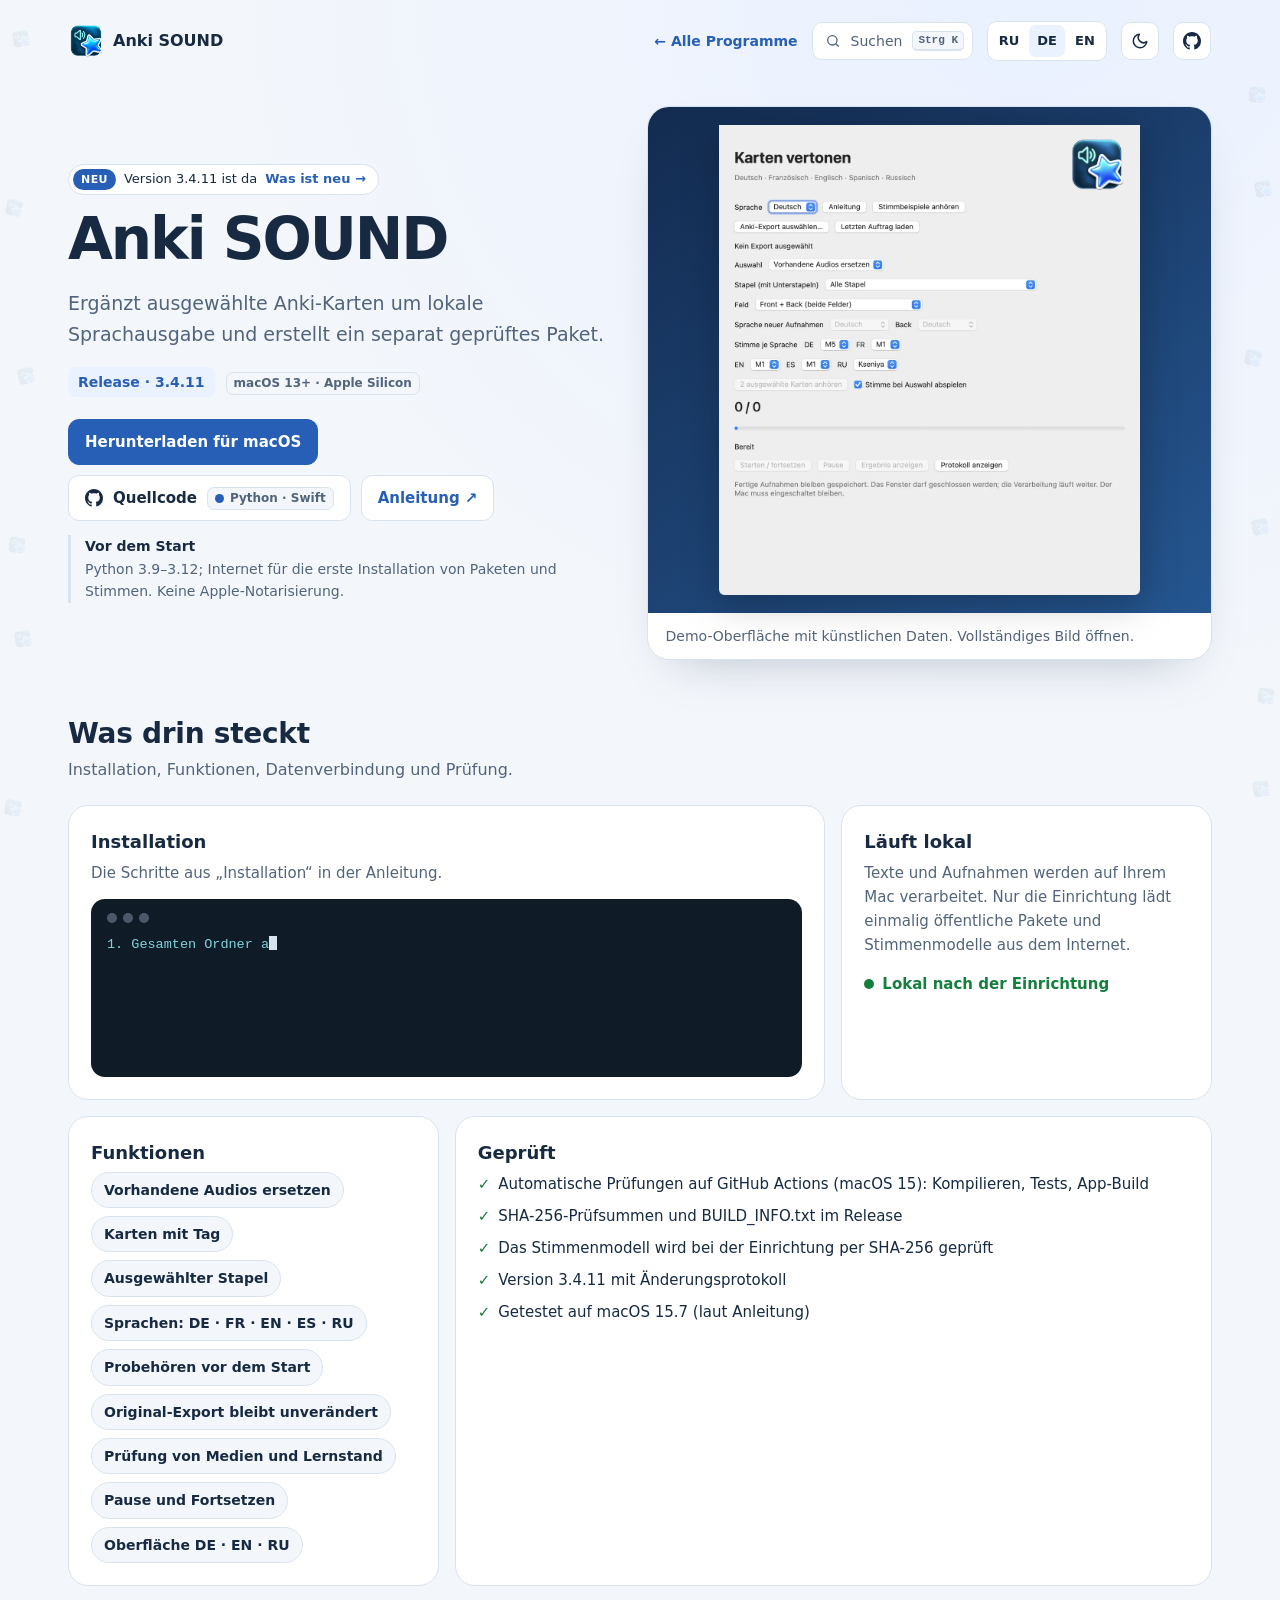
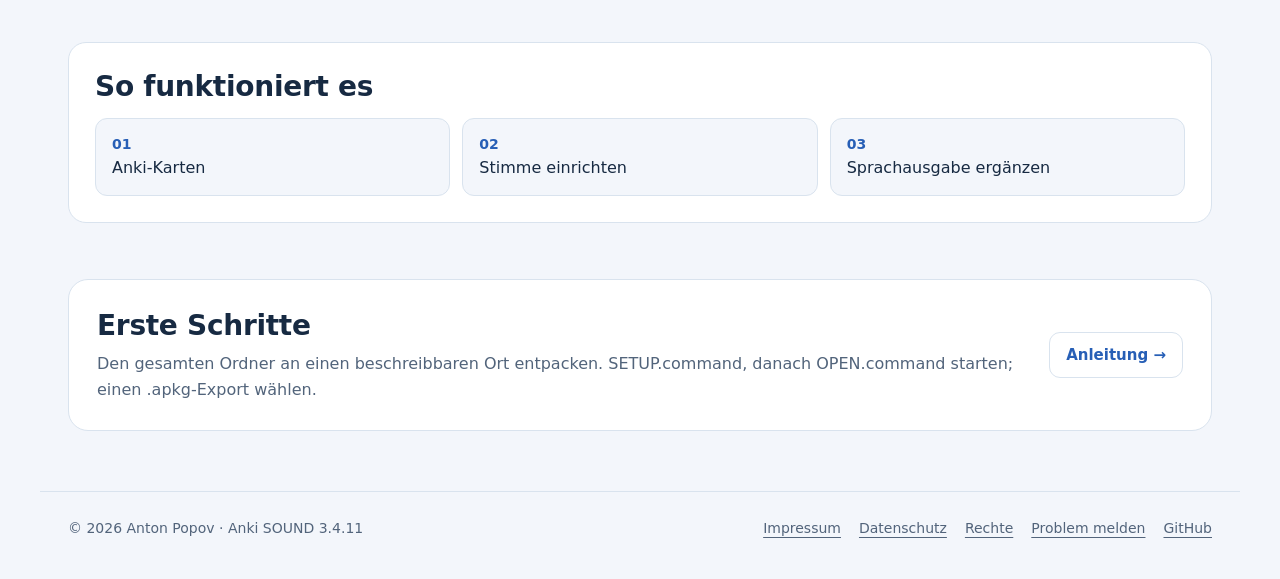
<file: docs/index.html>
<!doctype html>
<html lang="de">
<head>
<meta charset="utf-8">
<meta name="viewport" content="width=device-width,initial-scale=1">
<meta name="color-scheme" content="light dark">
<meta name="description" content="Ergänzt ausgewählte Anki-Karten um lokale Sprachausgabe und erstellt ein separat geprüftes Paket.">
<title>Anki SOUND — Ergänzt ausgewählte Anki-Karten um lokale Sprachausgabe und erstellt ein separat geprüftes Paket</title>
<link rel="icon" href="presentation-icon.png">
<script src="assets/kit/kit-theme.js"></script><link rel="stylesheet" href="assets/kit/kit.css?v=2026.11.16-1"><script src="assets/kit/programs.js?v=2026.11.16-1" defer></script><script src="assets/kit/kit.js?v=2026.11.16-1" defer></script>
<link rel="stylesheet" href="presentation.css?v=2026.11.16-1">
</head>
<body class="ppk-page">
<a class="ppk-skip" href="#main">Zum Inhalt</a>
<div class="ppk-nav-wrap" id="ppk-nav-wrap">
  <nav class="ppk-nav" aria-label="Hauptnavigation">
    <a class="ppk-brand" href="index.html"><img src="presentation-icon.png" alt="" width="34" height="34"><span>Anki SOUND</span></a>
    <span class="ppk-spacer"></span>
    <a class="ppk-back" href="https://popovantondev.github.io/popovantondev/index.html">← Alle Programme</a>
    <button class="ppk-search-btn" type="button" data-ppk-open-search aria-label="Programme durchsuchen"><span>Suchen</span><kbd>Strg K</kbd></button>
    <div class="ppk-langs"><a href="index-ru.html" lang="ru" hreflang="ru">RU</a><a href="index.html" lang="de" hreflang="de" aria-current="page">DE</a><a href="index-en.html" lang="en" hreflang="en">EN</a></div>
    <button class="ppk-icon-btn ppk-theme-btn" type="button" data-ppk-theme aria-label="Farbschema wechseln"></button>
    <a class="ppk-icon-btn ppk-gh-btn" href="https://github.com/popovantondev/AnkiSound" aria-label="GitHub"></a>
  </nav>
</div>
<main class="ppk-shell" id="main">
<div class="ppk-hero">
<div>
<a class="ppk-pill" href="https://github.com/popovantondev/AnkiSound/releases/tag/v3.4.11"><span class="ppk-new">NEU</span><span>Version 3.4.11 ist da</span> <span class="ppk-more">Was ist neu →</span></a>
<h1>Anki SOUND</h1>
<p class="ppk-lead">Ergänzt ausgewählte Anki-Karten um lokale Sprachausgabe und erstellt ein separat geprüftes Paket.</p>
<span class="ppk-status">Release · 3.4.11</span> <span class="ppk-chip ppk-meta-chip">macOS 13+ · Apple Silicon</span>
<div class="ppk-actions">
<a class="ppk-btn ppk-btn-primary" href="https://github.com/popovantondev/AnkiSound/releases/tag/v3.4.11">Herunterladen für macOS</a>
<a class="ppk-btn ppk-btn-gh" href="https://github.com/popovantondev/AnkiSound">Quellcode <span class="ppk-chip"><i class="ppk-dot"></i>Python · Swift</span></a>
<a class="ppk-btn" href="Guide-de.html">Anleitung ↗</a>
</div>
<p class="ppk-requirements"><strong>Vor dem Start</strong>Python 3.9–3.12; Internet für die erste Installation von Paketen und Stimmen. Keine Apple-Notarisierung.</p>

</div>
<figure class="ppk-preview">
<div class="ppk-stage"><a href="images/guide-de.png"><img src="assets/web/guide-de.073d8410.webp" alt="Anki SOUND — Demo-Oberfläche mit künstlichen Daten. Vollständiges Bild öffnen." decoding="async" width="1520" height="1696" fetchpriority="high"></a></div>
<figcaption>Demo-Oberfläche mit künstlichen Daten. Vollständiges Bild öffnen.</figcaption>
</figure>
</div>

<section class="ppk-bento-section ppk-section ppk-reveal">
<h2>Was drin steckt</h2>
<p class="ppk-sub">Installation, Funktionen, Datenverbindung und Prüfung.</p>
<div class="ppk-bento">
<div class="ppk-tile ppk-wide"><h3>Installation</h3><p>Die Schritte aus „Installation“ in der Anleitung.</p><div class="ppk-term" role="group" aria-label="Installation"><div class="ppk-term-bar"><i></i><i></i><i></i></div><div class="ppk-term-out"><div class="ppk-ps">1. Gesamten Ordner an einen beschreibbaren Ort entpacken</div><div class="ppk-ps">2. SETUP.command starten (Python 3.9–3.12, Internet nötig)</div><div class="ppk-dim">   lädt festgelegte Pakete und das russische Stimmenmodell (SHA-256-geprüft)</div><div class="ppk-ps">3. OPEN.command starten – öffnet previews/Anki SOUND.app</div><div class="ppk-ok">4. .apkg-Export wählen, Modus wählen, Vorschau anhören, starten</div></div></div></div>
<div class="ppk-tile"><h3>Läuft lokal</h3><p>Texte und Aufnahmen werden auf Ihrem Mac verarbeitet. Nur die Einrichtung lädt einmalig öffentliche Pakete und Stimmenmodelle aus dem Internet.</p><span class="ppk-live">Lokal nach der Einrichtung</span></div>
<div class="ppk-tile"><h3>Funktionen</h3><div class="ppk-chips"><span>Vorhandene Audios ersetzen</span><span>Karten mit Tag</span><span>Ausgewählter Stapel</span><span>Sprachen: DE · FR · EN · ES · RU</span><span>Probehören vor dem Start</span><span>Original-Export bleibt unverändert</span><span>Prüfung von Medien und Lernstand</span><span>Pause und Fortsetzen</span><span>Oberfläche DE · EN · RU</span></div></div>
<div class="ppk-tile ppk-wide"><h3>Geprüft</h3><ul class="ppk-checks"><li>Automatische Prüfungen auf GitHub Actions (macOS 15): Kompilieren, Tests, App-Build</li><li>SHA-256-Prüfsummen und BUILD_INFO.txt im Release</li><li>Das Stimmenmodell wird bei der Einrichtung per SHA-256 geprüft</li><li>Version 3.4.11 mit Änderungsprotokoll</li><li>Getestet auf macOS 15.7 (laut Anleitung)</li></ul></div>
</div>
</section>

<section class="ppk-section ppk-process ppk-reveal" aria-labelledby="process-title">
<h2 id="process-title">So funktioniert es</h2>
<ol class="ppk-flow"><li>Anki-Karten</li><li>Stimme einrichten</li><li>Sprachausgabe ergänzen</li></ol>
</section>

<section class="ppk-section ppk-start ppk-reveal">
<div><h2>Erste Schritte</h2><p>Den gesamten Ordner an einen beschreibbaren Ort entpacken. SETUP.command, danach OPEN.command starten; einen .apkg-Export wählen.</p></div>
<div class="ppk-actions"><a class="ppk-btn" href="Guide-de.html">Anleitung →</a></div>
</section>
</main>
<footer class="ppk-footer">
<span>© 2026 Anton Popov · Anki SOUND 3.4.11</span>
<nav aria-label="Rechtliches"><a href="https://popovantondev.github.io/popovantondev/impressum.html">Impressum</a><a href="https://popovantondev.github.io/popovantondev/datenschutz.html">Datenschutz</a><a href="https://github.com/popovantondev/AnkiSound/blob/main/LICENSE">Rechte</a><a href="https://github.com/popovantondev/AnkiSound/issues/new/choose">Problem melden</a><a href="https://github.com/popovantondev/AnkiSound">GitHub</a></nav>
</footer>
</body>
</html>
</file>
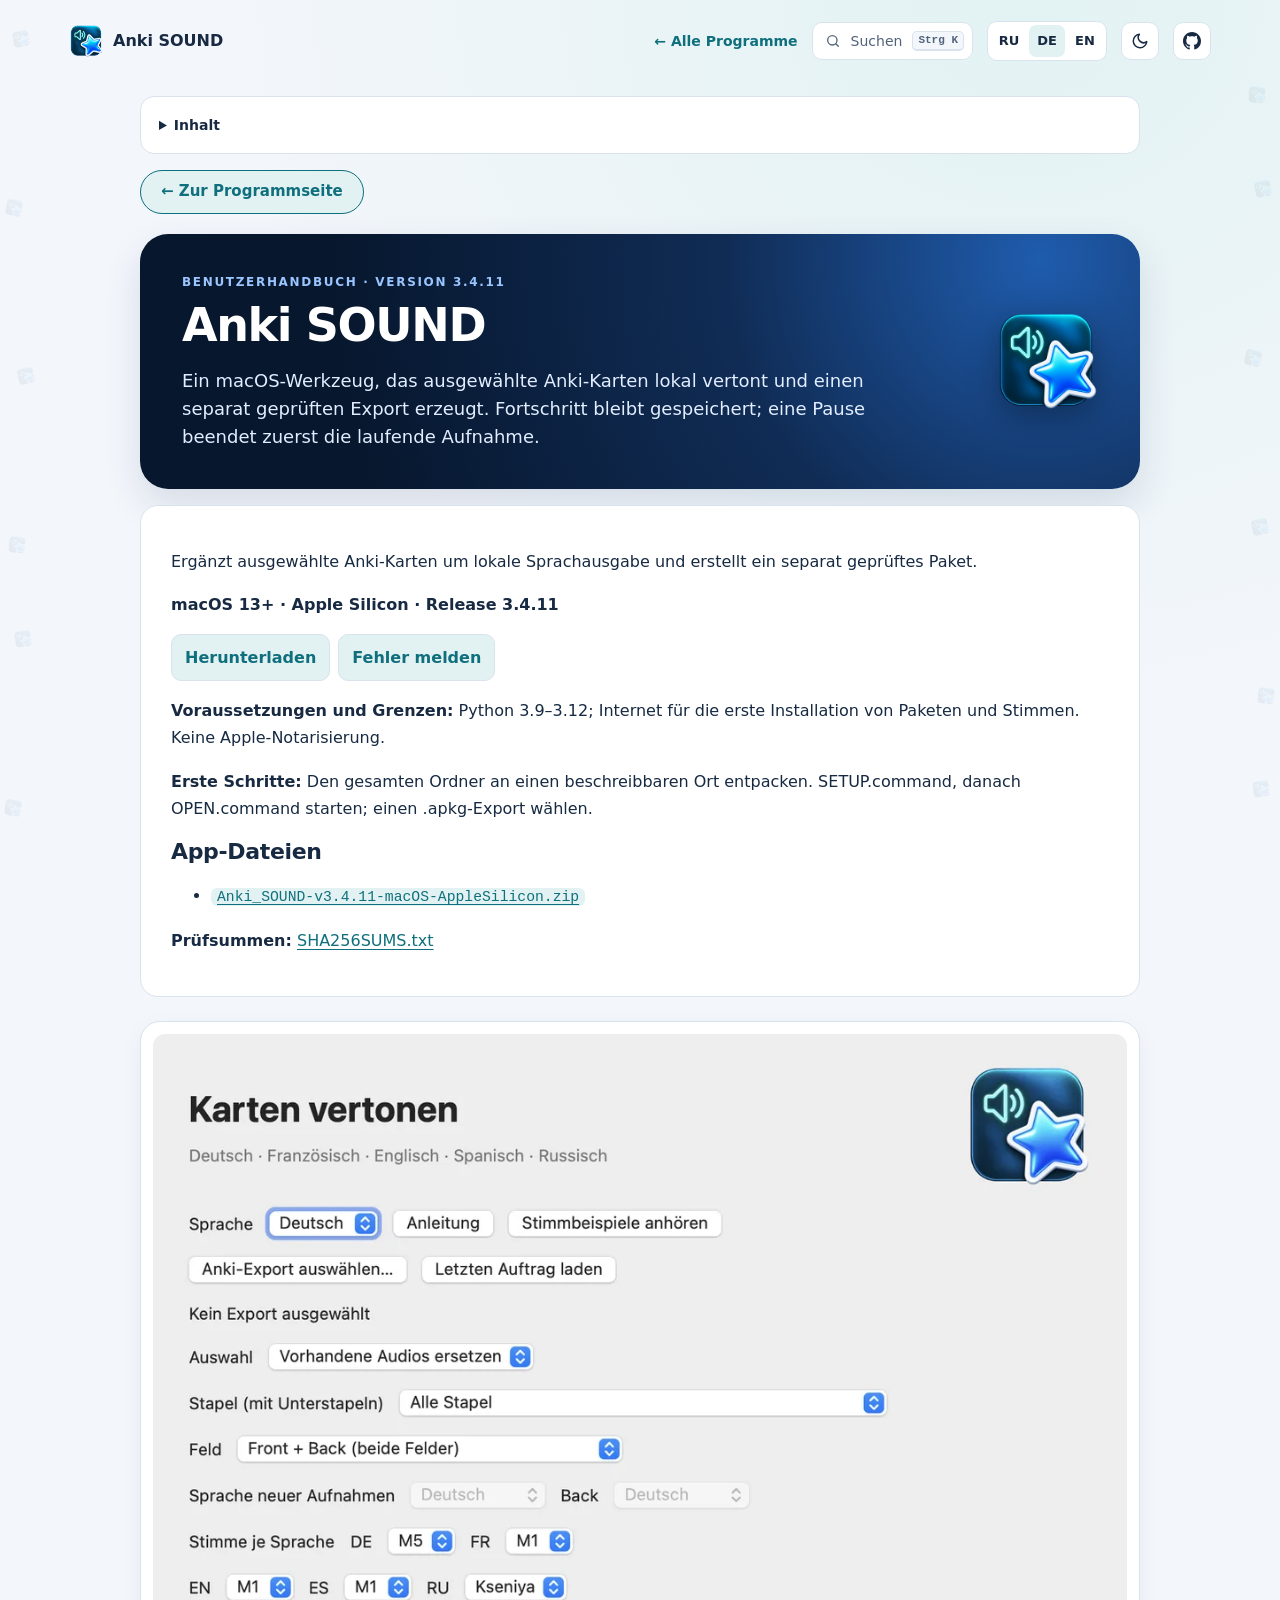
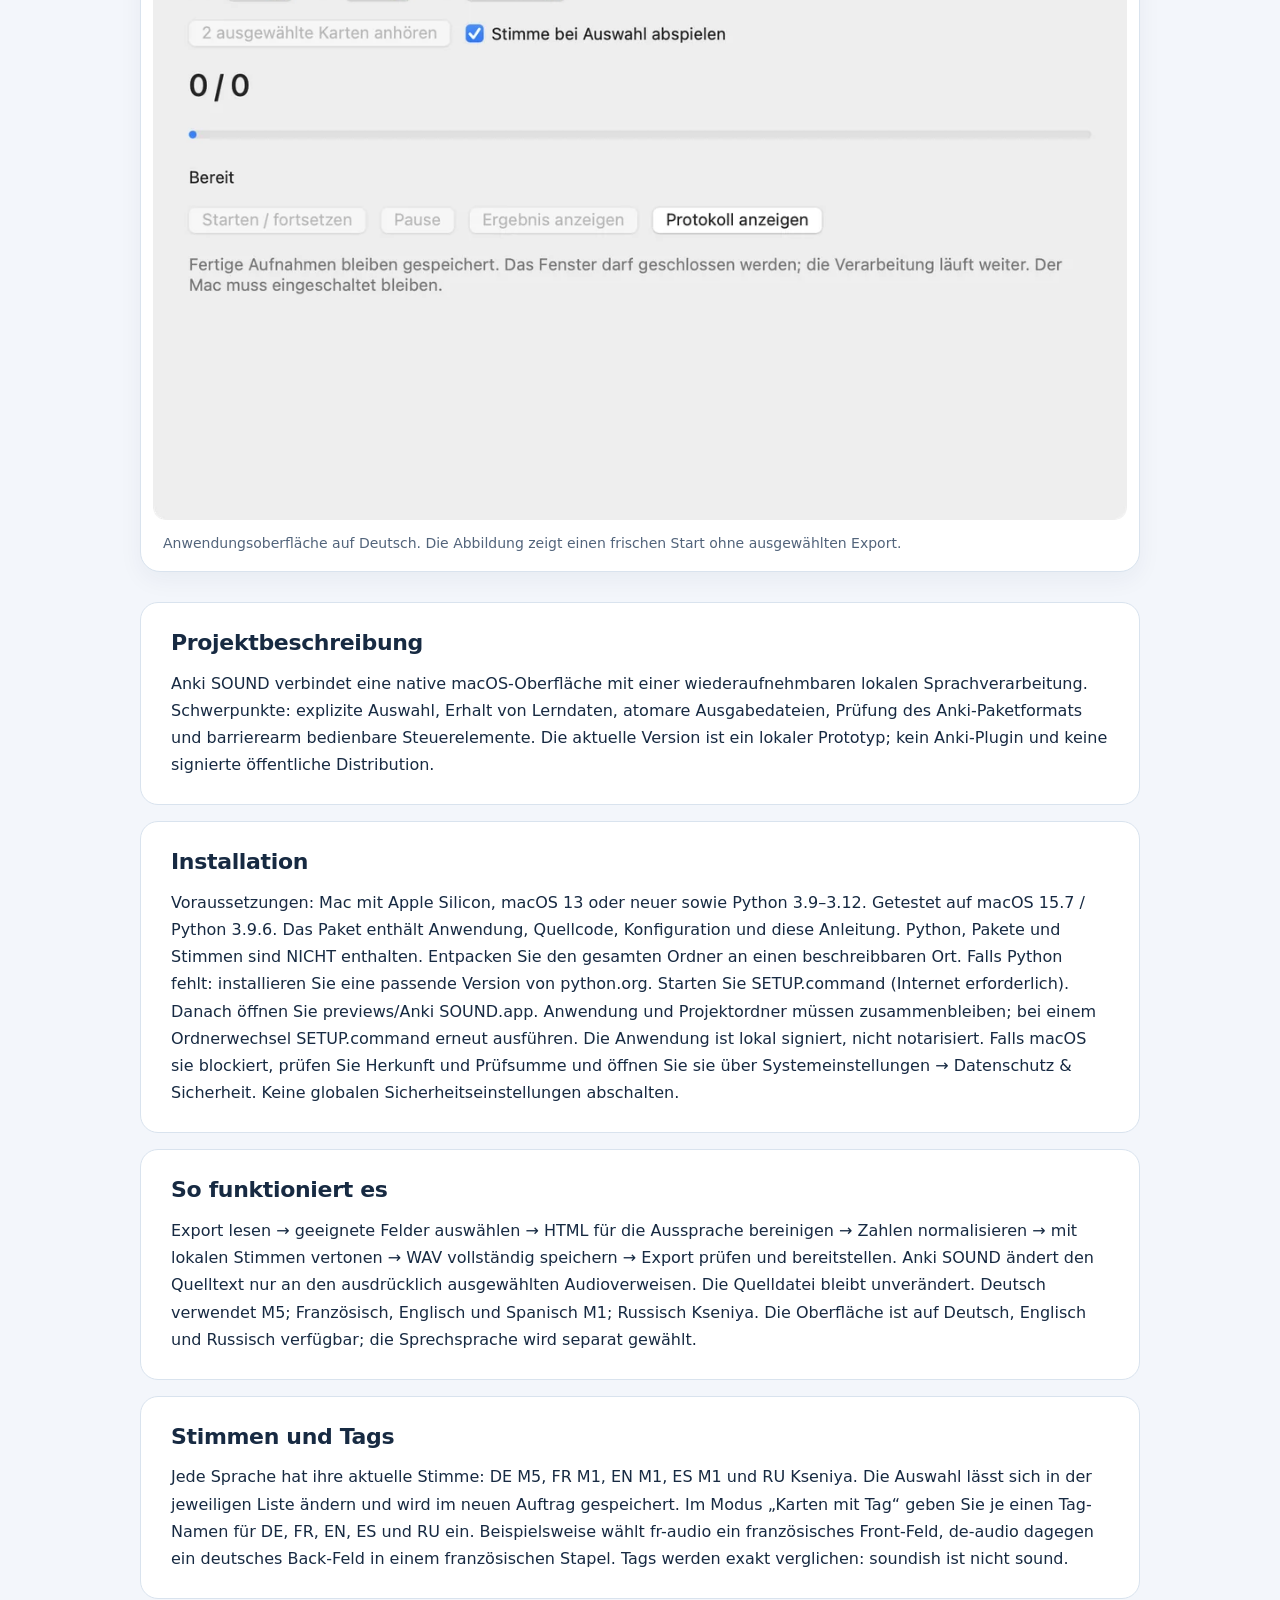
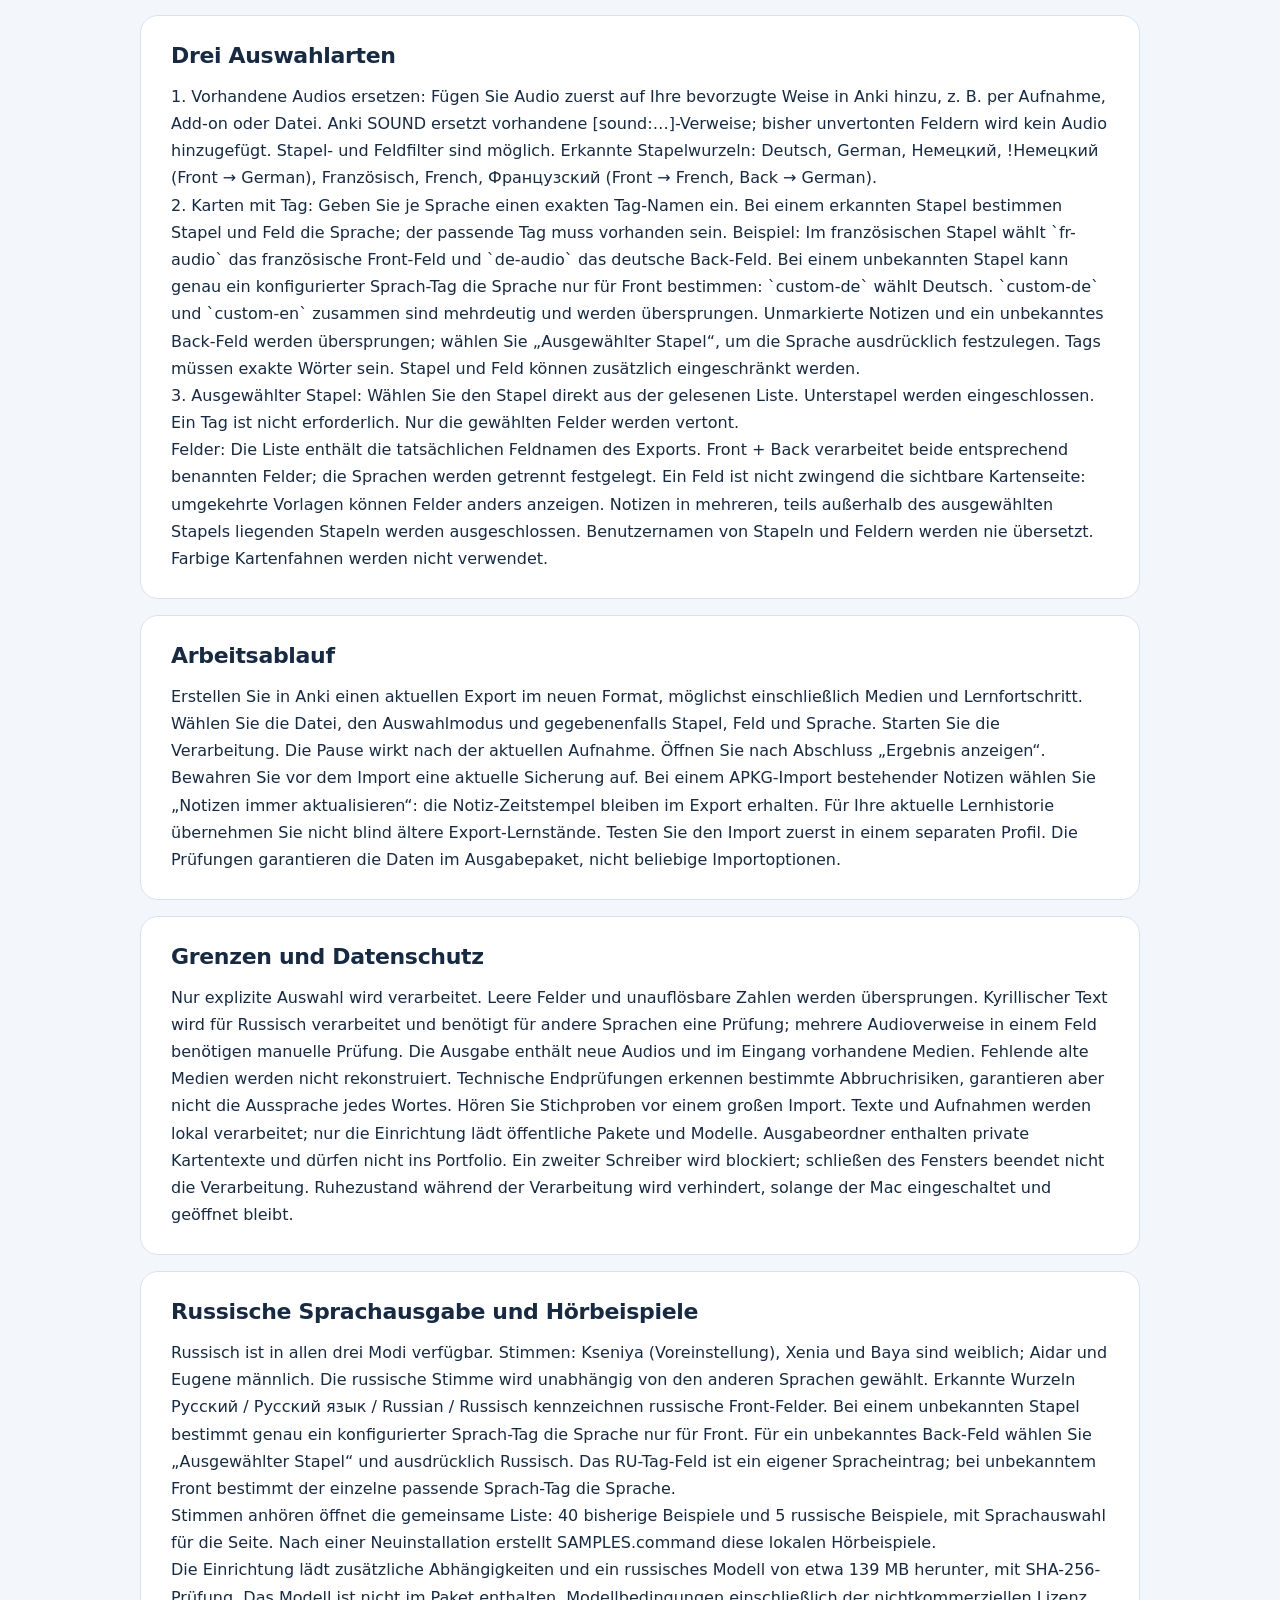
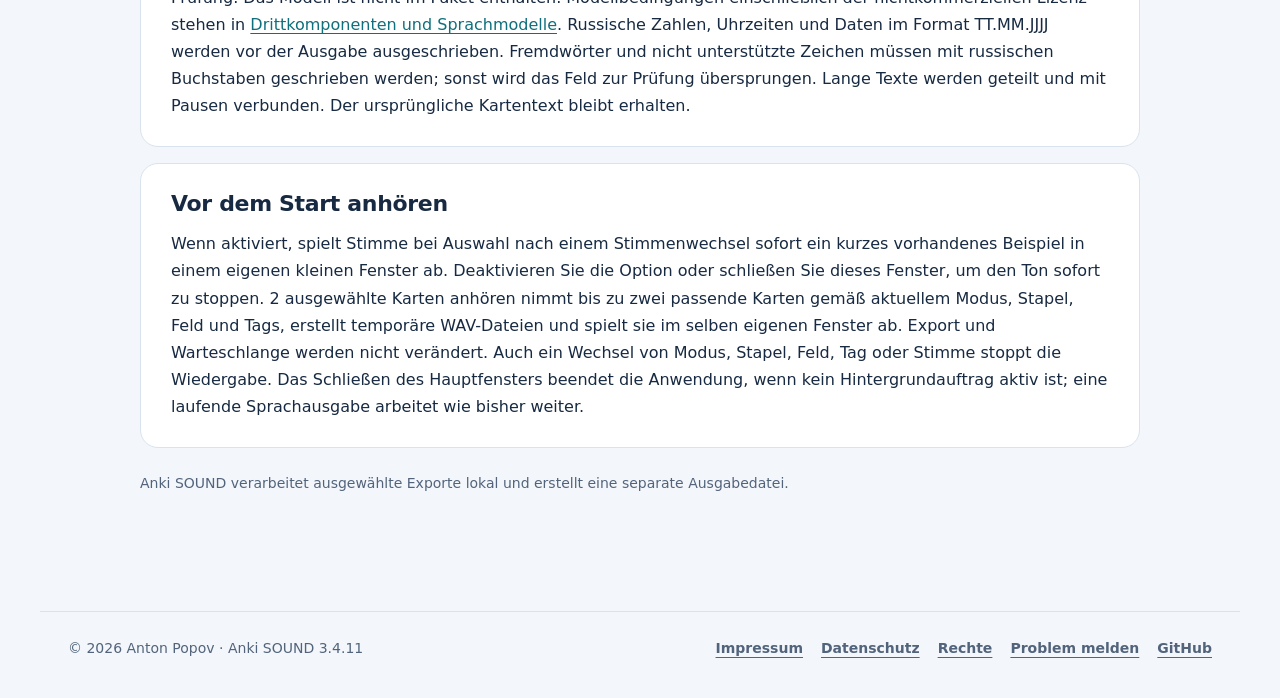
<file: docs/Guide-de.html>
<!doctype html>
<html lang="de">
<head>
<meta charset="utf-8"><meta name="viewport" content="width=device-width, initial-scale=1">
<meta name="theme-color" content="#071a35"><title>Anki SOUND — Anleitung</title>
<style>
:root{--ink:#14253d;--muted:#607087;--line:#dbe4f0;--blue:#1677ff;--panel:#fff;--canvas:#f3f6fb}
*{box-sizing:border-box}body{margin:0;background:var(--canvas);color:var(--ink);font:16px/1.72 -apple-system,BlinkMacSystemFont,"Segoe UI",sans-serif}
a{color:#075dd1;text-decoration-thickness:1px;text-underline-offset:3px}a:hover{color:#003c91}
.shell{width:min(100% - 36px,1000px);margin:0 auto;padding:24px 0 56px}
.top{display:flex;align-items:center;justify-content:space-between;gap:18px;margin-bottom:20px}
.brand{display:flex;align-items:center;gap:10px;color:var(--ink);font-weight:750;text-decoration:none}
.brand img{width:38px;height:38px;object-fit:contain}
nav{display:flex;gap:8px;flex-wrap:wrap}nav a{padding:7px 12px;border:1px solid var(--line);border-radius:999px;background:#fff;color:#34445b;text-decoration:none;font-size:14px;font-weight:650}nav a[aria-current]{background:#e6f0ff;border-color:#b8d3ff;color:#075dd1}
.hero{display:grid;grid-template-columns:1fr 104px;gap:24px;align-items:center;padding:38px 42px;border-radius:28px;background:radial-gradient(circle at 90% 10%,#1f5cad 0,#102c55 34%,#07172e 76%);color:white;box-shadow:0 16px 38px #0b2b551f}
.kicker{margin:0 0 8px;color:#9bc5ff;font-size:12px;letter-spacing:.14em;font-weight:750}h1{margin:0;font-size:clamp(30px,5vw,46px);line-height:1.12;letter-spacing:-.03em}.lead{max-width:720px;margin:15px 0 0;color:#e2edff;font-size:18px;line-height:1.55}.hero img{width:104px;height:104px;object-fit:contain;filter:drop-shadow(0 8px 16px #0005)}
figure{margin:24px 0 30px;padding:12px;background:#fff;border:1px solid var(--line);border-radius:20px;box-shadow:0 8px 24px #12304b0d}figure img{display:block;width:100%;height:auto;border-radius:12px}figcaption{padding:12px 10px 3px;color:var(--muted);font-size:14px}
.topic{margin:16px 0;padding:26px 30px;background:var(--panel);border:1px solid var(--line);border-radius:18px;box-shadow:0 5px 16px #0b2b5507}h2{margin:0 0 12px;font-size:22px;line-height:1.3;letter-spacing:-.015em}.copy{white-space:pre-line}.copy p{margin:0 0 12px}.copy p:last-child{margin-bottom:0}
footer{margin-top:24px;padding:20px 10px;color:var(--muted);text-align:center;font-size:14px}
@media(max-width:620px){.shell{width:min(100% - 22px,1000px);padding-top:12px}.top{align-items:flex-start;flex-direction:column}.hero{grid-template-columns:1fr 66px;padding:26px 22px;border-radius:20px;gap:12px}.hero img{width:66px;height:66px}.lead{font-size:16px}.topic{padding:21px 19px}figure{padding:8px}}
@media print{body{background:white}.shell{width:100%;padding:0}.top nav,figure{break-inside:avoid}.hero,.topic,figure{box-shadow:none}.topic{break-inside:avoid}}
.release-summary code{overflow-wrap:anywhere}.release-actions{display:flex;gap:8px;flex-wrap:wrap}.release-link{display:inline-block;padding:9px 13px;border:1px solid #bdd1ed;border-radius:10px;background:#edf4ff;color:#0753ad;font-weight:650;text-decoration:none}.release-link:focus-visible{outline:3px solid #1677ff;outline-offset:3px}
</style>
<!-- ppk-head:start --><meta name="color-scheme" content="light dark"><link rel="icon" href="presentation-icon.png"><meta name="description" content="Ergänzt ausgewählte Anki-Karten um lokale Sprachausgabe und erstellt ein separat geprüftes Paket."><script src="assets/kit/kit-theme.js"></script><link rel="stylesheet" href="assets/kit/kit.css?v=2026.11.16-1"><script src="assets/kit/programs.js?v=2026.11.16-1" defer></script><script src="assets/kit/kit.js?v=2026.11.16-1" defer></script><link rel="stylesheet" href="guide-kit.css?v=2026.11.16-1-faa9ca0f"><!-- ppk-head:end --></head>
<body class="ppk-page ppk-prose">
<!-- ppk-nav:start --><a class="ppk-skip" href="#main-content">Zum Inhalt</a>
<div class="ppk-nav-wrap" id="ppk-nav-wrap">
  <nav class="ppk-nav" aria-label="Hauptnavigation">
    <a class="ppk-brand" href="index.html"><img src="presentation-icon.png" alt="" width="34" height="34"><span>Anki SOUND</span></a>
    <span class="ppk-spacer"></span>
    <a class="ppk-back" href="https://popovantondev.github.io/popovantondev/index.html">← Alle Programme</a>
    <button class="ppk-search-btn" type="button" data-ppk-open-search aria-label="Programme durchsuchen"><span>Suchen</span><kbd>Strg K</kbd></button>
    <div class="ppk-langs"><a href="Guide-ru.html" lang="ru" hreflang="ru">RU</a><a href="Guide-de.html" lang="de" hreflang="de" aria-current="page">DE</a><a href="Guide-en.html" lang="en" hreflang="en">EN</a></div>
    <button class="ppk-icon-btn ppk-theme-btn" type="button" data-ppk-theme aria-label="Farbschema wechseln"></button>
    <a class="ppk-icon-btn ppk-gh-btn" href="https://github.com/popovantondev/AnkiSound" aria-label="GitHub"></a>
  </nav>
</div><!-- ppk-nav:end -->
<div class="shell">
<aside class="guide-tools"><details><summary>Inhalt</summary><ol><li><a href="#section-2">Projektbeschreibung</a></li><li><a href="#section-3">Installation</a></li><li><a href="#section-4">So funktioniert es</a></li><li><a href="#section-5">Stimmen und Tags</a></li><li><a href="#section-6">Drei Auswahlarten</a></li><li><a href="#section-7">Arbeitsablauf</a></li><li><a href="#section-8">Grenzen und Datenschutz</a></li><li><a href="#section-9">Russische Sprachausgabe und Hörbeispiele</a></li><li><a href="#section-10">Vor dem Start anhören</a></li></ol></details></aside>
<main id="main-content">
<!-- ppk-guide-home:start --><p class="guide-home"><a class="guide-home-link" href="index.html">← Zur Programmseite</a></p><!-- ppk-guide-home:end -->
<section class="hero"><div><p class="kicker">BENUTZERHANDBUCH · VERSION 3.4.11</p><h1>Anki SOUND</h1><p class="lead">Ein macOS-Werkzeug, das ausgewählte Anki-Karten lokal vertont und einen separat geprüften Export erzeugt. Fortschritt bleibt gespeichert; eine Pause beendet zuerst die laufende Aufnahme.</p></div><img src="assets/web/AppIcon.ee9d0933.webp" alt="" width="1254" height="1254" decoding="async"></section>
<!-- public-release:start -->
<section class="topic release-summary" aria-label="Erste Schritte">
<p>Ergänzt ausgewählte Anki-Karten um lokale Sprachausgabe und erstellt ein separat geprüftes Paket.</p>
<p><strong>macOS 13+ · Apple Silicon · Release 3.4.11</strong></p>
<p class="release-actions"><a class="release-link" href="https://github.com/popovantondev/AnkiSound/releases/tag/v3.4.11">Herunterladen</a> <a class="release-link" href="https://github.com/popovantondev/AnkiSound/issues/new/choose">Fehler melden</a></p>
<p><strong>Voraussetzungen und Grenzen:</strong> Python 3.9–3.12; Internet für die erste Installation von Paketen und Stimmen. Keine Apple-Notarisierung.</p>
<p><strong>Erste Schritte:</strong> Den gesamten Ordner an einen beschreibbaren Ort entpacken. SETUP.command, danach OPEN.command starten; einen .apkg-Export wählen.</p>
<h2>App-Dateien</h2>
<ul>
<li><a href="https://github.com/popovantondev/AnkiSound/releases/download/v3.4.11/Anki_SOUND-v3.4.11-macOS-AppleSilicon.zip"><code>Anki_SOUND-v3.4.11-macOS-AppleSilicon.zip</code></a></li>
</ul>
<p><strong>Prüfsummen:</strong> <a href="https://github.com/popovantondev/AnkiSound/releases/download/v3.4.11/SHA256SUMS.txt">SHA256SUMS.txt</a></p>
</section>
<!-- public-release:end -->

<figure><a class="guide-full-image" href="images/guide-de.png" aria-label="Vollständiges Bild öffnen"><img src="assets/web/guide-de.073d8410.webp" alt="Anwendungsoberfläche auf Deutsch. Die Abbildung zeigt einen frischen Start ohne ausgewählten Export." width="1520" height="1696" loading="lazy" decoding="async"></a><figcaption>Anwendungsoberfläche auf Deutsch. Die Abbildung zeigt einen frischen Start ohne ausgewählten Export.</figcaption></figure>
<section class="topic"><h2 id="section-2">Projektbeschreibung</h2><div class="copy">Anki SOUND verbindet eine native macOS-Oberfläche mit einer wiederaufnehmbaren lokalen Sprachverarbeitung. Schwerpunkte: explizite Auswahl, Erhalt von Lerndaten, atomare Ausgabedateien, Prüfung des Anki-Paketformats und barrierearm bedienbare Steuerelemente. Die aktuelle Version ist ein lokaler Prototyp; kein Anki-Plugin und keine signierte öffentliche Distribution.</div></section>
<section class="topic"><h2 id="section-3">Installation</h2><div class="copy">Voraussetzungen: Mac mit Apple Silicon, macOS 13 oder neuer sowie Python 3.9–3.12. Getestet auf macOS 15.7 / Python 3.9.6. Das Paket enthält Anwendung, Quellcode, Konfiguration und diese Anleitung. Python, Pakete und Stimmen sind NICHT enthalten. Entpacken Sie den gesamten Ordner an einen beschreibbaren Ort. Falls Python fehlt: installieren Sie eine passende Version von python.org. Starten Sie SETUP.command (Internet erforderlich). Danach öffnen Sie previews/Anki SOUND.app. Anwendung und Projektordner müssen zusammenbleiben; bei einem Ordnerwechsel SETUP.command erneut ausführen. Die Anwendung ist lokal signiert, nicht notarisiert. Falls macOS sie blockiert, prüfen Sie Herkunft und Prüfsumme und öffnen Sie sie über Systemeinstellungen → Datenschutz &amp; Sicherheit. Keine globalen Sicherheitseinstellungen abschalten.</div></section>
<section class="topic"><h2 id="section-4">So funktioniert es</h2><div class="copy">Export lesen → geeignete Felder auswählen → HTML für die Aussprache bereinigen → Zahlen normalisieren → mit lokalen Stimmen vertonen → WAV vollständig speichern → Export prüfen und bereitstellen. Anki SOUND ändert den Quelltext nur an den ausdrücklich ausgewählten Audioverweisen. Die Quelldatei bleibt unverändert. Deutsch verwendet M5; Französisch, Englisch und Spanisch M1; Russisch Kseniya. Die Oberfläche ist auf Deutsch, Englisch und Russisch verfügbar; die Sprechsprache wird separat gewählt.</div></section>
<section class="topic"><h2 id="section-5">Stimmen und Tags</h2><div class="copy">Jede Sprache hat ihre aktuelle Stimme: DE M5, FR M1, EN M1, ES M1 und RU Kseniya. Die Auswahl lässt sich in der jeweiligen Liste ändern und wird im neuen Auftrag gespeichert. Im Modus „Karten mit Tag“ geben Sie je einen Tag-Namen für DE, FR, EN, ES und RU ein. Beispielsweise wählt fr-audio ein französisches Front-Feld, de-audio dagegen ein deutsches Back-Feld in einem französischen Stapel. Tags werden exakt verglichen: soundish ist nicht sound.</div></section>
<section class="topic"><h2 id="section-6">Drei Auswahlarten</h2><div class="copy">1. Vorhandene Audios ersetzen: Fügen Sie Audio zuerst auf Ihre bevorzugte Weise in Anki hinzu, z. B. per Aufnahme, Add-on oder Datei. Anki SOUND ersetzt vorhandene [sound:…]-Verweise; bisher unvertonten Feldern wird kein Audio hinzugefügt. Stapel- und Feldfilter sind möglich. Erkannte Stapelwurzeln: Deutsch, German, Немецкий, !Немецкий (Front → German), Französisch, French, Французский (Front → French, Back → German).
2. Karten mit Tag: Geben Sie je Sprache einen exakten Tag-Namen ein. Bei einem erkannten Stapel bestimmen Stapel und Feld die Sprache; der passende Tag muss vorhanden sein. Beispiel: Im französischen Stapel wählt `fr-audio` das französische Front-Feld und `de-audio` das deutsche Back-Feld. Bei einem unbekannten Stapel kann genau ein konfigurierter Sprach-Tag die Sprache nur für Front bestimmen: `custom-de` wählt Deutsch. `custom-de` und `custom-en` zusammen sind mehrdeutig und werden übersprungen. Unmarkierte Notizen und ein unbekanntes Back-Feld werden übersprungen; wählen Sie „Ausgewählter Stapel“, um die Sprache ausdrücklich festzulegen. Tags müssen exakte Wörter sein. Stapel und Feld können zusätzlich eingeschränkt werden.
3. Ausgewählter Stapel: Wählen Sie den Stapel direkt aus der gelesenen Liste. Unterstapel werden eingeschlossen. Ein Tag ist nicht erforderlich. Nur die gewählten Felder werden vertont.
Felder: Die Liste enthält die tatsächlichen Feldnamen des Exports. Front + Back verarbeitet beide entsprechend benannten Felder; die Sprachen werden getrennt festgelegt. Ein Feld ist nicht zwingend die sichtbare Kartenseite: umgekehrte Vorlagen können Felder anders anzeigen. Notizen in mehreren, teils außerhalb des ausgewählten Stapels liegenden Stapeln werden ausgeschlossen. Benutzernamen von Stapeln und Feldern werden nie übersetzt. Farbige Kartenfahnen werden nicht verwendet.</div></section>
<section class="topic"><h2 id="section-7">Arbeitsablauf</h2><div class="copy">Erstellen Sie in Anki einen aktuellen Export im neuen Format, möglichst einschließlich Medien und Lernfortschritt. Wählen Sie die Datei, den Auswahlmodus und gegebenenfalls Stapel, Feld und Sprache. Starten Sie die Verarbeitung. Die Pause wirkt nach der aktuellen Aufnahme. Öffnen Sie nach Abschluss „Ergebnis anzeigen“. Bewahren Sie vor dem Import eine aktuelle Sicherung auf. Bei einem APKG-Import bestehender Notizen wählen Sie „Notizen immer aktualisieren“: die Notiz-Zeitstempel bleiben im Export erhalten. Für Ihre aktuelle Lernhistorie übernehmen Sie nicht blind ältere Export-Lernstände. Testen Sie den Import zuerst in einem separaten Profil. Die Prüfungen garantieren die Daten im Ausgabepaket, nicht beliebige Importoptionen.</div></section>
<section class="topic"><h2 id="section-8">Grenzen und Datenschutz</h2><div class="copy">Nur explizite Auswahl wird verarbeitet. Leere Felder und unauflösbare Zahlen werden übersprungen. Kyrillischer Text wird für Russisch verarbeitet und benötigt für andere Sprachen eine Prüfung; mehrere Audioverweise in einem Feld benötigen manuelle Prüfung. Die Ausgabe enthält neue Audios und im Eingang vorhandene Medien. Fehlende alte Medien werden nicht rekonstruiert. Technische Endprüfungen erkennen bestimmte Abbruchrisiken, garantieren aber nicht die Aussprache jedes Wortes. Hören Sie Stichproben vor einem großen Import. Texte und Aufnahmen werden lokal verarbeitet; nur die Einrichtung lädt öffentliche Pakete und Modelle. Ausgabeordner enthalten private Kartentexte und dürfen nicht ins Portfolio. Ein zweiter Schreiber wird blockiert; schließen des Fensters beendet nicht die Verarbeitung. Ruhezustand während der Verarbeitung wird verhindert, solange der Mac eingeschaltet und geöffnet bleibt.</div></section>
<section class="topic"><h2 id="section-9">Russische Sprachausgabe und Hörbeispiele</h2><div class="copy">Russisch ist in allen drei Modi verfügbar. Stimmen: Kseniya (Voreinstellung), Xenia und Baya sind weiblich; Aidar und Eugene männlich. Die russische Stimme wird unabhängig von den anderen Sprachen gewählt. Erkannte Wurzeln Русский / Русский язык / Russian / Russisch kennzeichnen russische Front-Felder. Bei einem unbekannten Stapel bestimmt genau ein konfigurierter Sprach-Tag die Sprache nur für Front. Für ein unbekanntes Back-Feld wählen Sie „Ausgewählter Stapel“ und ausdrücklich Russisch. Das RU-Tag-Feld ist ein eigener Spracheintrag; bei unbekanntem Front bestimmt der einzelne passende Sprach-Tag die Sprache.
Stimmen anhören öffnet die gemeinsame Liste: 40 bisherige Beispiele und 5 russische Beispiele, mit Sprachauswahl für die Seite. Nach einer Neuinstallation erstellt SAMPLES.command diese lokalen Hörbeispiele.
Die Einrichtung lädt zusätzliche Abhängigkeiten und ein russisches Modell von etwa 139 MB herunter, mit SHA-256-Prüfung. Das Modell ist nicht im Paket enthalten. Modellbedingungen einschließlich der nichtkommerziellen Lizenz stehen in <a href="https://github.com/popovantondev/AnkiSound/blob/main/THIRD_PARTY.md">Drittkomponenten und Sprachmodelle</a>. Russische Zahlen, Uhrzeiten und Daten im Format TT.MM.JJJJ werden vor der Ausgabe ausgeschrieben. Fremdwörter und nicht unterstützte Zeichen müssen mit russischen Buchstaben geschrieben werden; sonst wird das Feld zur Prüfung übersprungen. Lange Texte werden geteilt und mit Pausen verbunden. Der ursprüngliche Kartentext bleibt erhalten.</div></section>
<section class="topic"><h2 id="section-10">Vor dem Start anhören</h2><div class="copy">Wenn aktiviert, spielt Stimme bei Auswahl nach einem Stimmenwechsel sofort ein kurzes vorhandenes Beispiel in einem eigenen kleinen Fenster ab. Deaktivieren Sie die Option oder schließen Sie dieses Fenster, um den Ton sofort zu stoppen. 2 ausgewählte Karten anhören nimmt bis zu zwei passende Karten gemäß aktuellem Modus, Stapel, Feld und Tags, erstellt temporäre WAV-Dateien und spielt sie im selben eigenen Fenster ab. Export und Warteschlange werden nicht verändert. Auch ein Wechsel von Modus, Stapel, Feld, Tag oder Stimme stoppt die Wiedergabe. Das Schließen des Hauptfensters beendet die Anwendung, wenn kein Hintergrundauftrag aktiv ist; eine laufende Sprachausgabe arbeitet wie bisher weiter.</div></section></main><div class="guide-note">Anki SOUND verarbeitet ausgewählte Exporte lokal und erstellt eine separate Ausgabedatei.</div>
</div>
<footer class="ppk-footer">
<span>© 2026 Anton Popov · Anki SOUND 3.4.11</span>
<nav aria-label="Rechtliches"><a href="https://popovantondev.github.io/popovantondev/impressum.html">Impressum</a><a href="https://popovantondev.github.io/popovantondev/datenschutz.html">Datenschutz</a><a href="https://github.com/popovantondev/AnkiSound/blob/main/LICENSE">Rechte</a><a href="https://github.com/popovantondev/AnkiSound/issues/new/choose">Problem melden</a><a href="https://github.com/popovantondev/AnkiSound">GitHub</a></nav>
</footer>
</body></html>
</file>
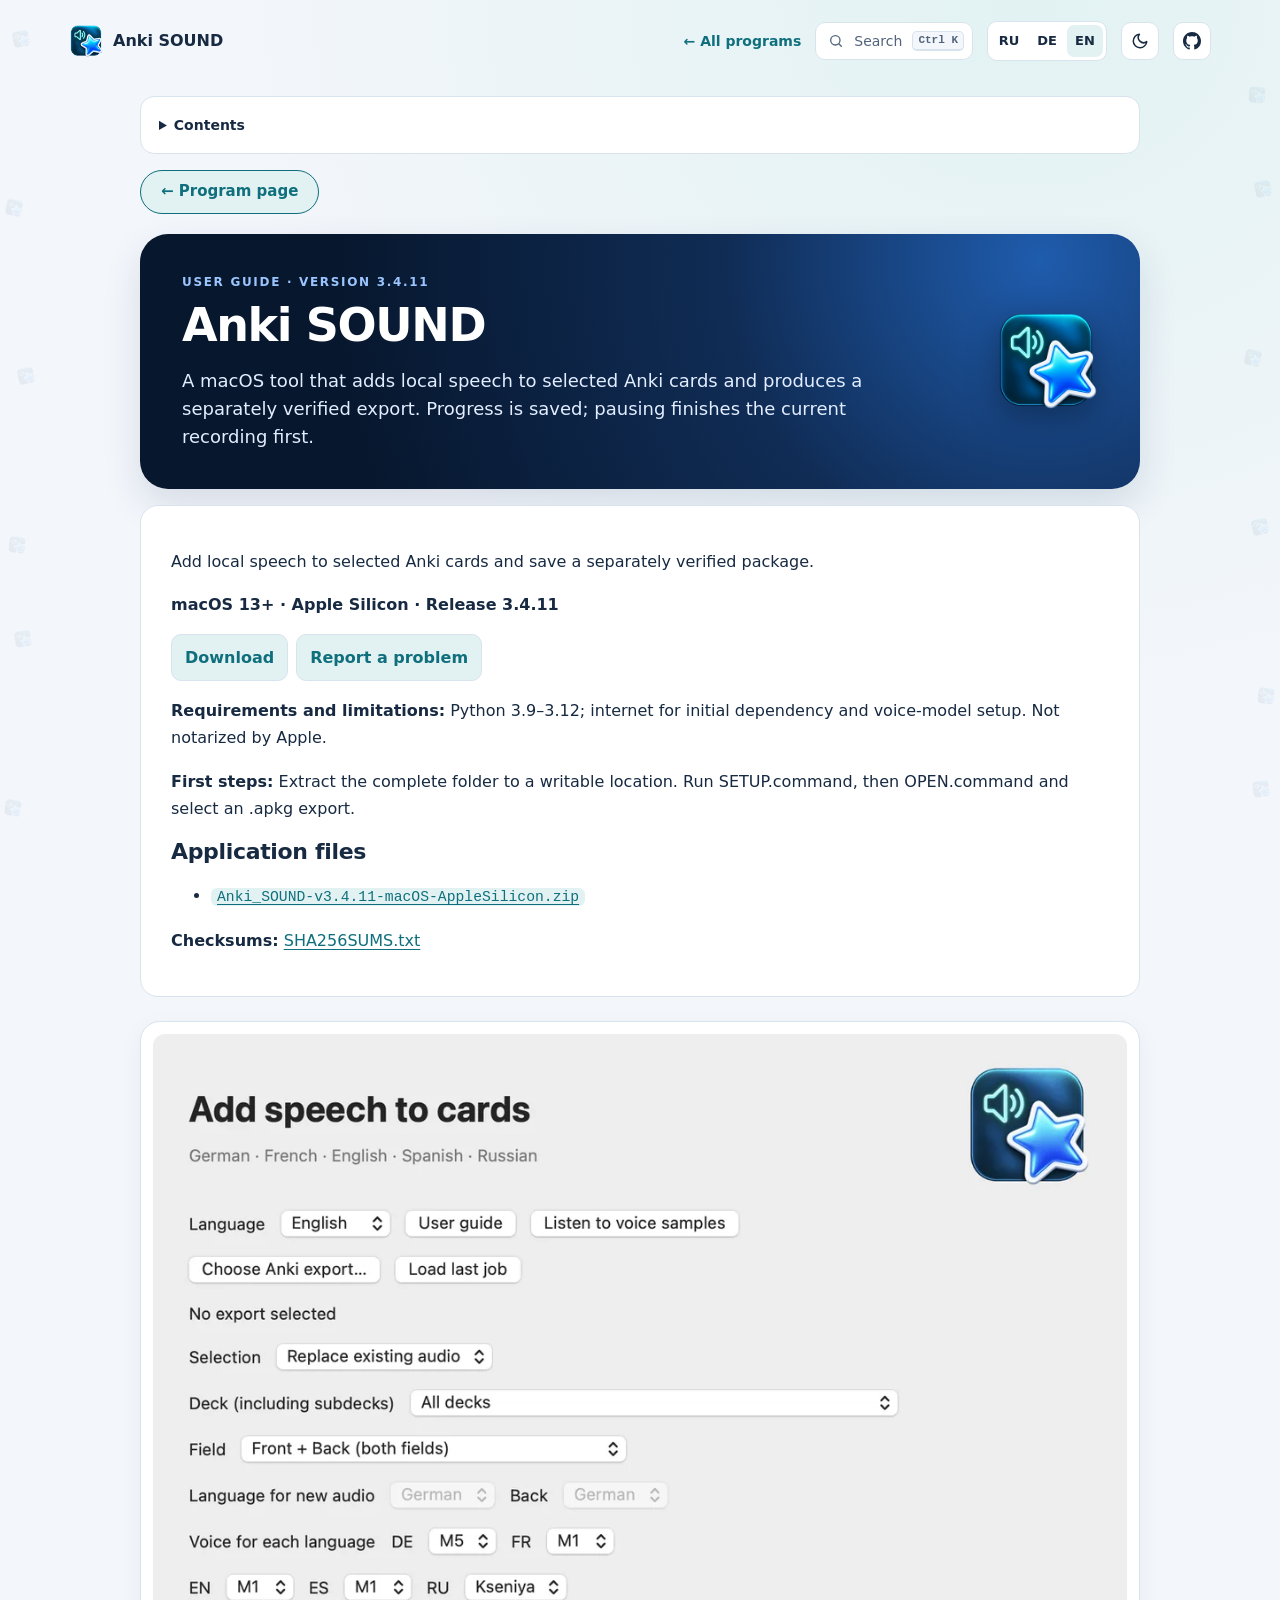
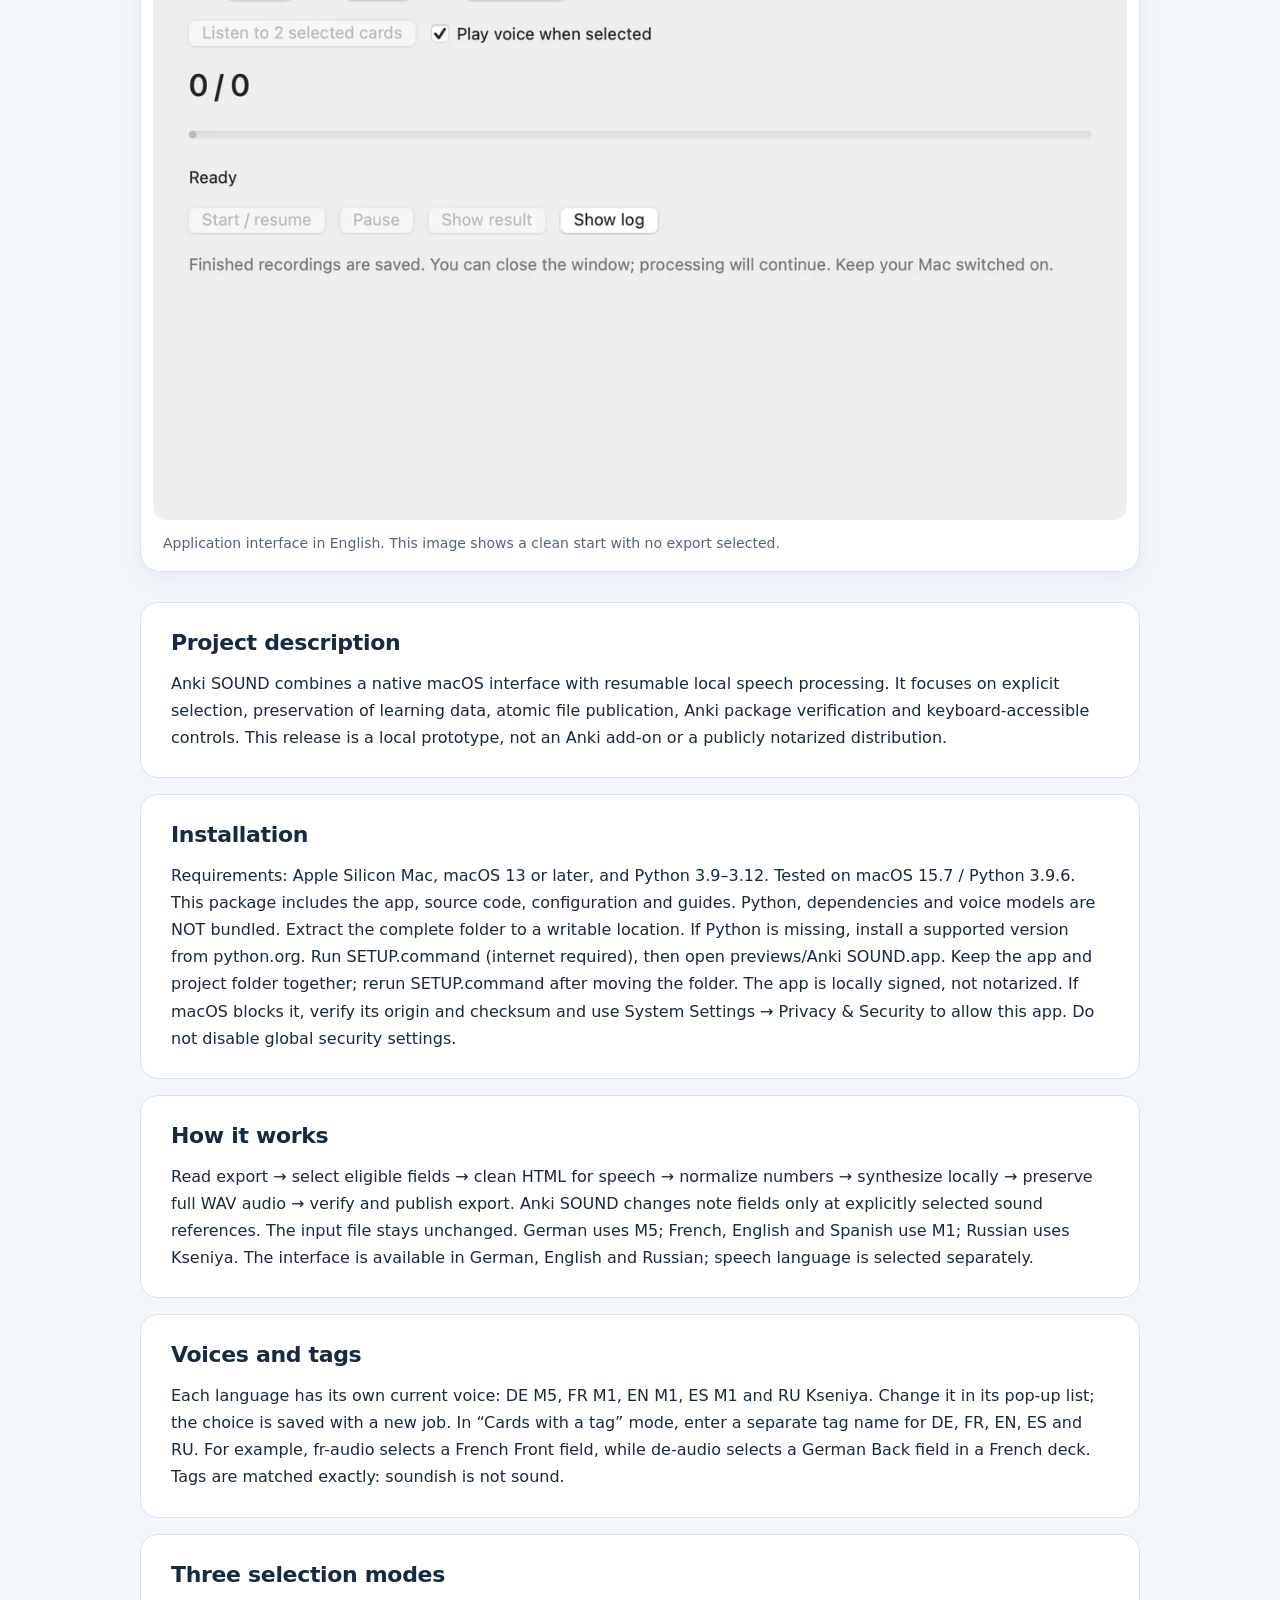
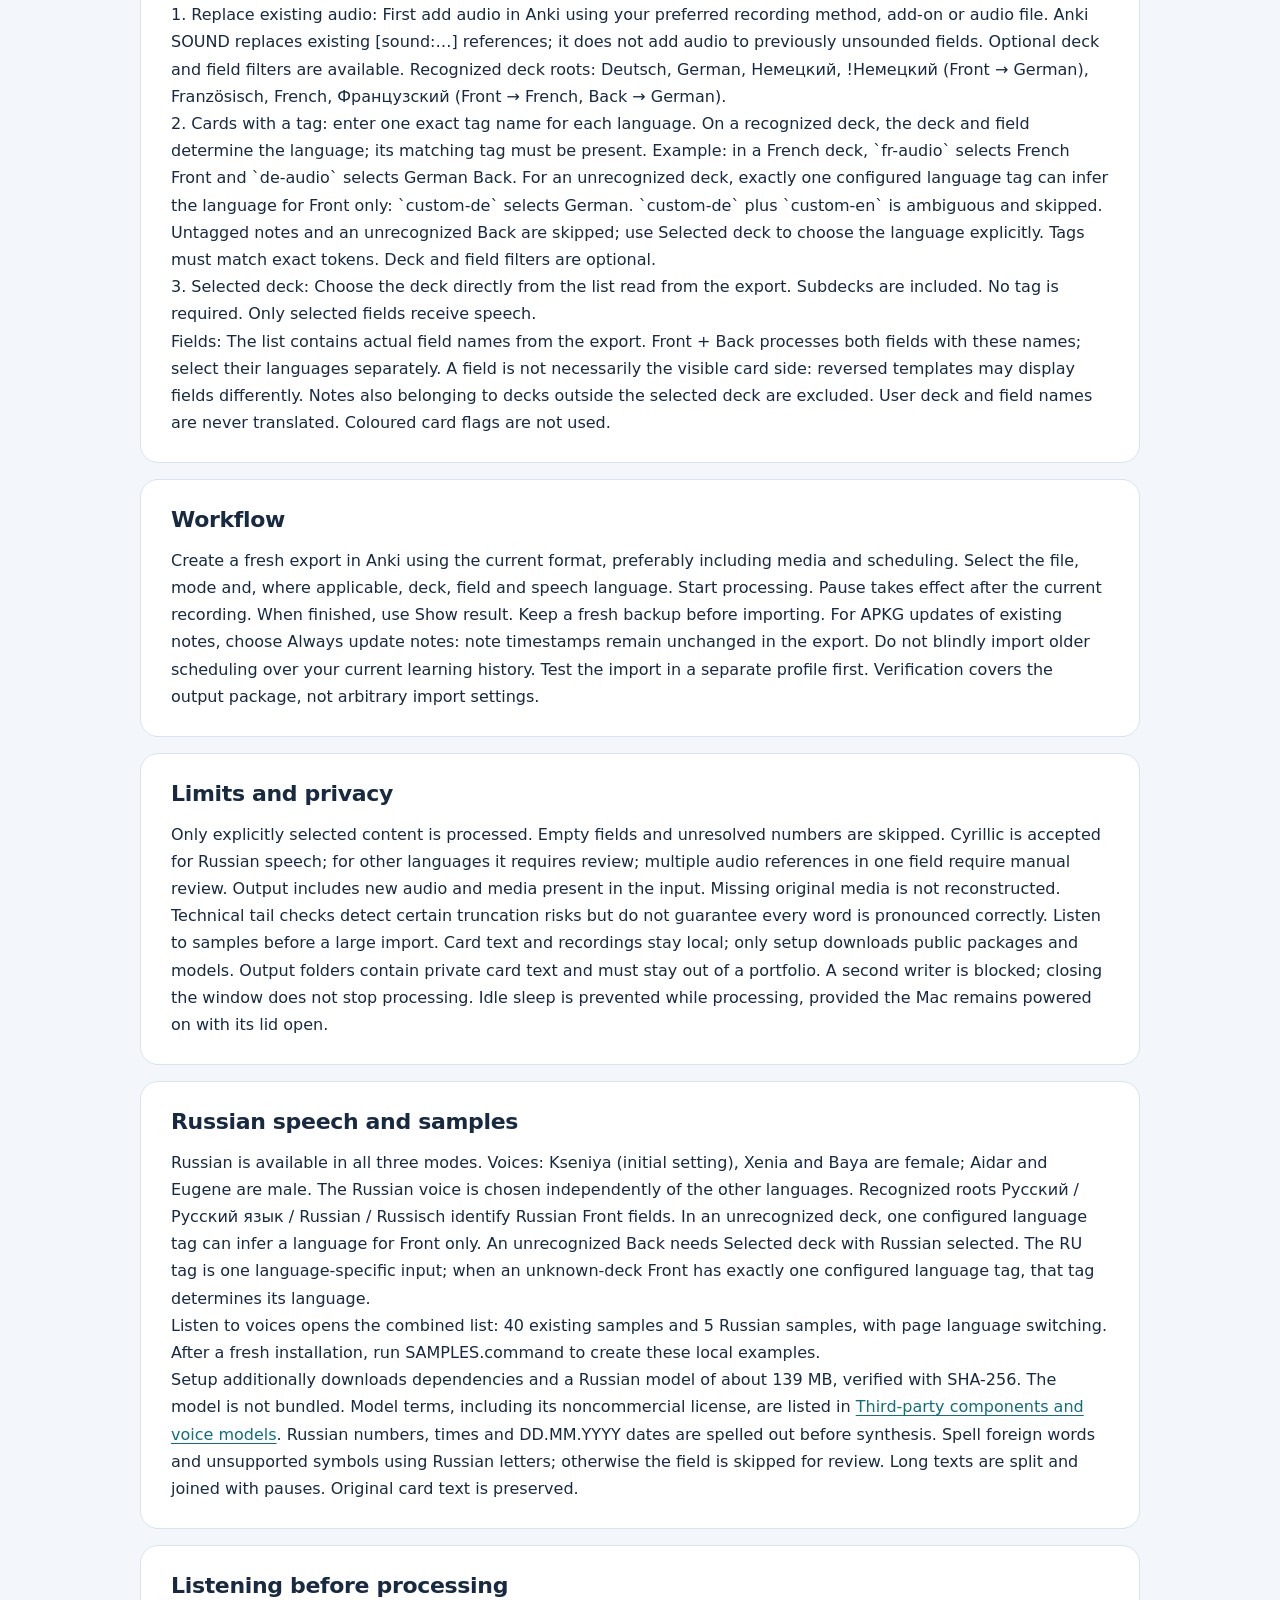
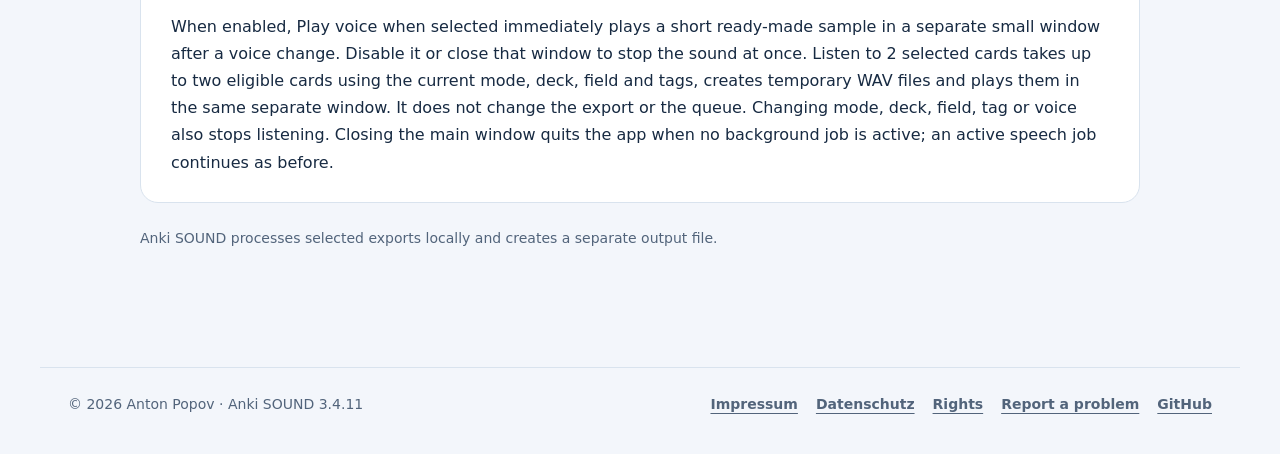
<file: docs/Guide-en.html>
<!doctype html>
<html lang="en">
<head>
<meta charset="utf-8"><meta name="viewport" content="width=device-width, initial-scale=1">
<meta name="theme-color" content="#071a35"><title>Anki SOUND — User guide</title>
<style>
:root{--ink:#14253d;--muted:#607087;--line:#dbe4f0;--blue:#1677ff;--panel:#fff;--canvas:#f3f6fb}
*{box-sizing:border-box}body{margin:0;background:var(--canvas);color:var(--ink);font:16px/1.72 -apple-system,BlinkMacSystemFont,"Segoe UI",sans-serif}
a{color:#075dd1;text-decoration-thickness:1px;text-underline-offset:3px}a:hover{color:#003c91}
.shell{width:min(100% - 36px,1000px);margin:0 auto;padding:24px 0 56px}
.top{display:flex;align-items:center;justify-content:space-between;gap:18px;margin-bottom:20px}
.brand{display:flex;align-items:center;gap:10px;color:var(--ink);font-weight:750;text-decoration:none}
.brand img{width:38px;height:38px;object-fit:contain}
nav{display:flex;gap:8px;flex-wrap:wrap}nav a{padding:7px 12px;border:1px solid var(--line);border-radius:999px;background:#fff;color:#34445b;text-decoration:none;font-size:14px;font-weight:650}nav a[aria-current]{background:#e6f0ff;border-color:#b8d3ff;color:#075dd1}
.hero{display:grid;grid-template-columns:1fr 104px;gap:24px;align-items:center;padding:38px 42px;border-radius:28px;background:radial-gradient(circle at 90% 10%,#1f5cad 0,#102c55 34%,#07172e 76%);color:white;box-shadow:0 16px 38px #0b2b551f}
.kicker{margin:0 0 8px;color:#9bc5ff;font-size:12px;letter-spacing:.14em;font-weight:750}h1{margin:0;font-size:clamp(30px,5vw,46px);line-height:1.12;letter-spacing:-.03em}.lead{max-width:720px;margin:15px 0 0;color:#e2edff;font-size:18px;line-height:1.55}.hero img{width:104px;height:104px;object-fit:contain;filter:drop-shadow(0 8px 16px #0005)}
figure{margin:24px 0 30px;padding:12px;background:#fff;border:1px solid var(--line);border-radius:20px;box-shadow:0 8px 24px #12304b0d}figure img{display:block;width:100%;height:auto;border-radius:12px}figcaption{padding:12px 10px 3px;color:var(--muted);font-size:14px}
.topic{margin:16px 0;padding:26px 30px;background:var(--panel);border:1px solid var(--line);border-radius:18px;box-shadow:0 5px 16px #0b2b5507}h2{margin:0 0 12px;font-size:22px;line-height:1.3;letter-spacing:-.015em}.copy{white-space:pre-line}.copy p{margin:0 0 12px}.copy p:last-child{margin-bottom:0}
footer{margin-top:24px;padding:20px 10px;color:var(--muted);text-align:center;font-size:14px}
@media(max-width:620px){.shell{width:min(100% - 22px,1000px);padding-top:12px}.top{align-items:flex-start;flex-direction:column}.hero{grid-template-columns:1fr 66px;padding:26px 22px;border-radius:20px;gap:12px}.hero img{width:66px;height:66px}.lead{font-size:16px}.topic{padding:21px 19px}figure{padding:8px}}
@media print{body{background:white}.shell{width:100%;padding:0}.top nav,figure{break-inside:avoid}.hero,.topic,figure{box-shadow:none}.topic{break-inside:avoid}}
.release-summary code{overflow-wrap:anywhere}.release-actions{display:flex;gap:8px;flex-wrap:wrap}.release-link{display:inline-block;padding:9px 13px;border:1px solid #bdd1ed;border-radius:10px;background:#edf4ff;color:#0753ad;font-weight:650;text-decoration:none}.release-link:focus-visible{outline:3px solid #1677ff;outline-offset:3px}
</style>
<!-- ppk-head:start --><meta name="color-scheme" content="light dark"><link rel="icon" href="presentation-icon.png"><meta name="description" content="Add local speech to selected Anki cards and save a separately verified package."><script src="assets/kit/kit-theme.js"></script><link rel="stylesheet" href="assets/kit/kit.css?v=2026.11.16-1"><script src="assets/kit/programs.js?v=2026.11.16-1" defer></script><script src="assets/kit/kit.js?v=2026.11.16-1" defer></script><link rel="stylesheet" href="guide-kit.css?v=2026.11.16-1-faa9ca0f"><!-- ppk-head:end --></head>
<body class="ppk-page ppk-prose">
<!-- ppk-nav:start --><a class="ppk-skip" href="#main-content">Skip to content</a>
<div class="ppk-nav-wrap" id="ppk-nav-wrap">
  <nav class="ppk-nav" aria-label="Main navigation">
    <a class="ppk-brand" href="index-en.html"><img src="presentation-icon.png" alt="" width="34" height="34"><span>Anki SOUND</span></a>
    <span class="ppk-spacer"></span>
    <a class="ppk-back" href="https://popovantondev.github.io/popovantondev/index-en.html">← All programs</a>
    <button class="ppk-search-btn" type="button" data-ppk-open-search aria-label="Search programs"><span>Search</span><kbd>Ctrl K</kbd></button>
    <div class="ppk-langs"><a href="Guide-ru.html" lang="ru" hreflang="ru">RU</a><a href="Guide-de.html" lang="de" hreflang="de">DE</a><a href="Guide-en.html" lang="en" hreflang="en" aria-current="page">EN</a></div>
    <button class="ppk-icon-btn ppk-theme-btn" type="button" data-ppk-theme aria-label="Switch colour scheme"></button>
    <a class="ppk-icon-btn ppk-gh-btn" href="https://github.com/popovantondev/AnkiSound" aria-label="GitHub"></a>
  </nav>
</div><!-- ppk-nav:end -->
<div class="shell">
<aside class="guide-tools"><details><summary>Contents</summary><ol><li><a href="#section-2">Project description</a></li><li><a href="#section-3">Installation</a></li><li><a href="#section-4">How it works</a></li><li><a href="#section-5">Voices and tags</a></li><li><a href="#section-6">Three selection modes</a></li><li><a href="#section-7">Workflow</a></li><li><a href="#section-8">Limits and privacy</a></li><li><a href="#section-9">Russian speech and samples</a></li><li><a href="#section-10">Listening before processing</a></li></ol></details></aside>
<main id="main-content">
<!-- ppk-guide-home:start --><p class="guide-home"><a class="guide-home-link" href="index-en.html">← Program page</a></p><!-- ppk-guide-home:end -->
<section class="hero"><div><p class="kicker">USER GUIDE · VERSION 3.4.11</p><h1>Anki SOUND</h1><p class="lead">A macOS tool that adds local speech to selected Anki cards and produces a separately verified export. Progress is saved; pausing finishes the current recording first.</p></div><img src="assets/web/AppIcon.ee9d0933.webp" alt="" width="1254" height="1254" decoding="async"></section>
<!-- public-release:start -->
<section class="topic release-summary" aria-label="First steps">
<p>Add local speech to selected Anki cards and save a separately verified package.</p>
<p><strong>macOS 13+ · Apple Silicon · Release 3.4.11</strong></p>
<p class="release-actions"><a class="release-link" href="https://github.com/popovantondev/AnkiSound/releases/tag/v3.4.11">Download</a> <a class="release-link" href="https://github.com/popovantondev/AnkiSound/issues/new/choose">Report a problem</a></p>
<p><strong>Requirements and limitations:</strong> Python 3.9–3.12; internet for initial dependency and voice-model setup. Not notarized by Apple.</p>
<p><strong>First steps:</strong> Extract the complete folder to a writable location. Run SETUP.command, then OPEN.command and select an .apkg export.</p>
<h2>Application files</h2>
<ul>
<li><a href="https://github.com/popovantondev/AnkiSound/releases/download/v3.4.11/Anki_SOUND-v3.4.11-macOS-AppleSilicon.zip"><code>Anki_SOUND-v3.4.11-macOS-AppleSilicon.zip</code></a></li>
</ul>
<p><strong>Checksums:</strong> <a href="https://github.com/popovantondev/AnkiSound/releases/download/v3.4.11/SHA256SUMS.txt">SHA256SUMS.txt</a></p>
</section>
<!-- public-release:end -->

<figure><a class="guide-full-image" href="images/guide-en.png" aria-label="Open the full image"><img src="assets/web/guide-en.a6171144.webp" alt="Application interface in English. This image shows a clean start with no export selected." width="1520" height="1696" loading="lazy" decoding="async"></a><figcaption>Application interface in English. This image shows a clean start with no export selected.</figcaption></figure>
<section class="topic"><h2 id="section-2">Project description</h2><div class="copy">Anki SOUND combines a native macOS interface with resumable local speech processing. It focuses on explicit selection, preservation of learning data, atomic file publication, Anki package verification and keyboard-accessible controls. This release is a local prototype, not an Anki add-on or a publicly notarized distribution.</div></section>
<section class="topic"><h2 id="section-3">Installation</h2><div class="copy">Requirements: Apple Silicon Mac, macOS 13 or later, and Python 3.9–3.12. Tested on macOS 15.7 / Python 3.9.6. This package includes the app, source code, configuration and guides. Python, dependencies and voice models are NOT bundled. Extract the complete folder to a writable location. If Python is missing, install a supported version from python.org. Run SETUP.command (internet required), then open previews/Anki SOUND.app. Keep the app and project folder together; rerun SETUP.command after moving the folder. The app is locally signed, not notarized. If macOS blocks it, verify its origin and checksum and use System Settings → Privacy &amp; Security to allow this app. Do not disable global security settings.</div></section>
<section class="topic"><h2 id="section-4">How it works</h2><div class="copy">Read export → select eligible fields → clean HTML for speech → normalize numbers → synthesize locally → preserve full WAV audio → verify and publish export. Anki SOUND changes note fields only at explicitly selected sound references. The input file stays unchanged. German uses M5; French, English and Spanish use M1; Russian uses Kseniya. The interface is available in German, English and Russian; speech language is selected separately.</div></section>
<section class="topic"><h2 id="section-5">Voices and tags</h2><div class="copy">Each language has its own current voice: DE M5, FR M1, EN M1, ES M1 and RU Kseniya. Change it in its pop-up list; the choice is saved with a new job. In “Cards with a tag” mode, enter a separate tag name for DE, FR, EN, ES and RU. For example, fr-audio selects a French Front field, while de-audio selects a German Back field in a French deck. Tags are matched exactly: soundish is not sound.</div></section>
<section class="topic"><h2 id="section-6">Three selection modes</h2><div class="copy">1. Replace existing audio: First add audio in Anki using your preferred recording method, add-on or audio file. Anki SOUND replaces existing [sound:…] references; it does not add audio to previously unsounded fields. Optional deck and field filters are available. Recognized deck roots: Deutsch, German, Немецкий, !Немецкий (Front → German), Französisch, French, Французский (Front → French, Back → German).
2. Cards with a tag: enter one exact tag name for each language. On a recognized deck, the deck and field determine the language; its matching tag must be present. Example: in a French deck, `fr-audio` selects French Front and `de-audio` selects German Back. For an unrecognized deck, exactly one configured language tag can infer the language for Front only: `custom-de` selects German. `custom-de` plus `custom-en` is ambiguous and skipped. Untagged notes and an unrecognized Back are skipped; use Selected deck to choose the language explicitly. Tags must match exact tokens. Deck and field filters are optional.
3. Selected deck: Choose the deck directly from the list read from the export. Subdecks are included. No tag is required. Only selected fields receive speech.
Fields: The list contains actual field names from the export. Front + Back processes both fields with these names; select their languages separately. A field is not necessarily the visible card side: reversed templates may display fields differently. Notes also belonging to decks outside the selected deck are excluded. User deck and field names are never translated. Coloured card flags are not used.</div></section>
<section class="topic"><h2 id="section-7">Workflow</h2><div class="copy">Create a fresh export in Anki using the current format, preferably including media and scheduling. Select the file, mode and, where applicable, deck, field and speech language. Start processing. Pause takes effect after the current recording. When finished, use Show result. Keep a fresh backup before importing. For APKG updates of existing notes, choose Always update notes: note timestamps remain unchanged in the export. Do not blindly import older scheduling over your current learning history. Test the import in a separate profile first. Verification covers the output package, not arbitrary import settings.</div></section>
<section class="topic"><h2 id="section-8">Limits and privacy</h2><div class="copy">Only explicitly selected content is processed. Empty fields and unresolved numbers are skipped. Cyrillic is accepted for Russian speech; for other languages it requires review; multiple audio references in one field require manual review. Output includes new audio and media present in the input. Missing original media is not reconstructed. Technical tail checks detect certain truncation risks but do not guarantee every word is pronounced correctly. Listen to samples before a large import. Card text and recordings stay local; only setup downloads public packages and models. Output folders contain private card text and must stay out of a portfolio. A second writer is blocked; closing the window does not stop processing. Idle sleep is prevented while processing, provided the Mac remains powered on with its lid open.</div></section>
<section class="topic"><h2 id="section-9">Russian speech and samples</h2><div class="copy">Russian is available in all three modes. Voices: Kseniya (initial setting), Xenia and Baya are female; Aidar and Eugene are male. The Russian voice is chosen independently of the other languages. Recognized roots Русский / Русский язык / Russian / Russisch identify Russian Front fields. In an unrecognized deck, one configured language tag can infer a language for Front only. An unrecognized Back needs Selected deck with Russian selected. The RU tag is one language-specific input; when an unknown-deck Front has exactly one configured language tag, that tag determines its language.
Listen to voices opens the combined list: 40 existing samples and 5 Russian samples, with page language switching. After a fresh installation, run SAMPLES.command to create these local examples.
Setup additionally downloads dependencies and a Russian model of about 139 MB, verified with SHA-256. The model is not bundled. Model terms, including its noncommercial license, are listed in <a href="https://github.com/popovantondev/AnkiSound/blob/main/THIRD_PARTY.en.md">Third-party components and voice models</a>. Russian numbers, times and DD.MM.YYYY dates are spelled out before synthesis. Spell foreign words and unsupported symbols using Russian letters; otherwise the field is skipped for review. Long texts are split and joined with pauses. Original card text is preserved.</div></section>
<section class="topic"><h2 id="section-10">Listening before processing</h2><div class="copy">When enabled, Play voice when selected immediately plays a short ready-made sample in a separate small window after a voice change. Disable it or close that window to stop the sound at once. Listen to 2 selected cards takes up to two eligible cards using the current mode, deck, field and tags, creates temporary WAV files and plays them in the same separate window. It does not change the export or the queue. Changing mode, deck, field, tag or voice also stops listening. Closing the main window quits the app when no background job is active; an active speech job continues as before.</div></section></main><div class="guide-note">Anki SOUND processes selected exports locally and creates a separate output file.</div>
</div>
<footer class="ppk-footer">
<span>© 2026 Anton Popov · Anki SOUND 3.4.11</span>
<nav aria-label="Legal"><a href="https://popovantondev.github.io/popovantondev/impressum.html">Impressum</a><a href="https://popovantondev.github.io/popovantondev/datenschutz.html">Datenschutz</a><a href="https://github.com/popovantondev/AnkiSound/blob/main/LICENSE">Rights</a><a href="https://github.com/popovantondev/AnkiSound/issues/new/choose">Report a problem</a><a href="https://github.com/popovantondev/AnkiSound">GitHub</a></nav>
</footer>
</body></html>
</file>
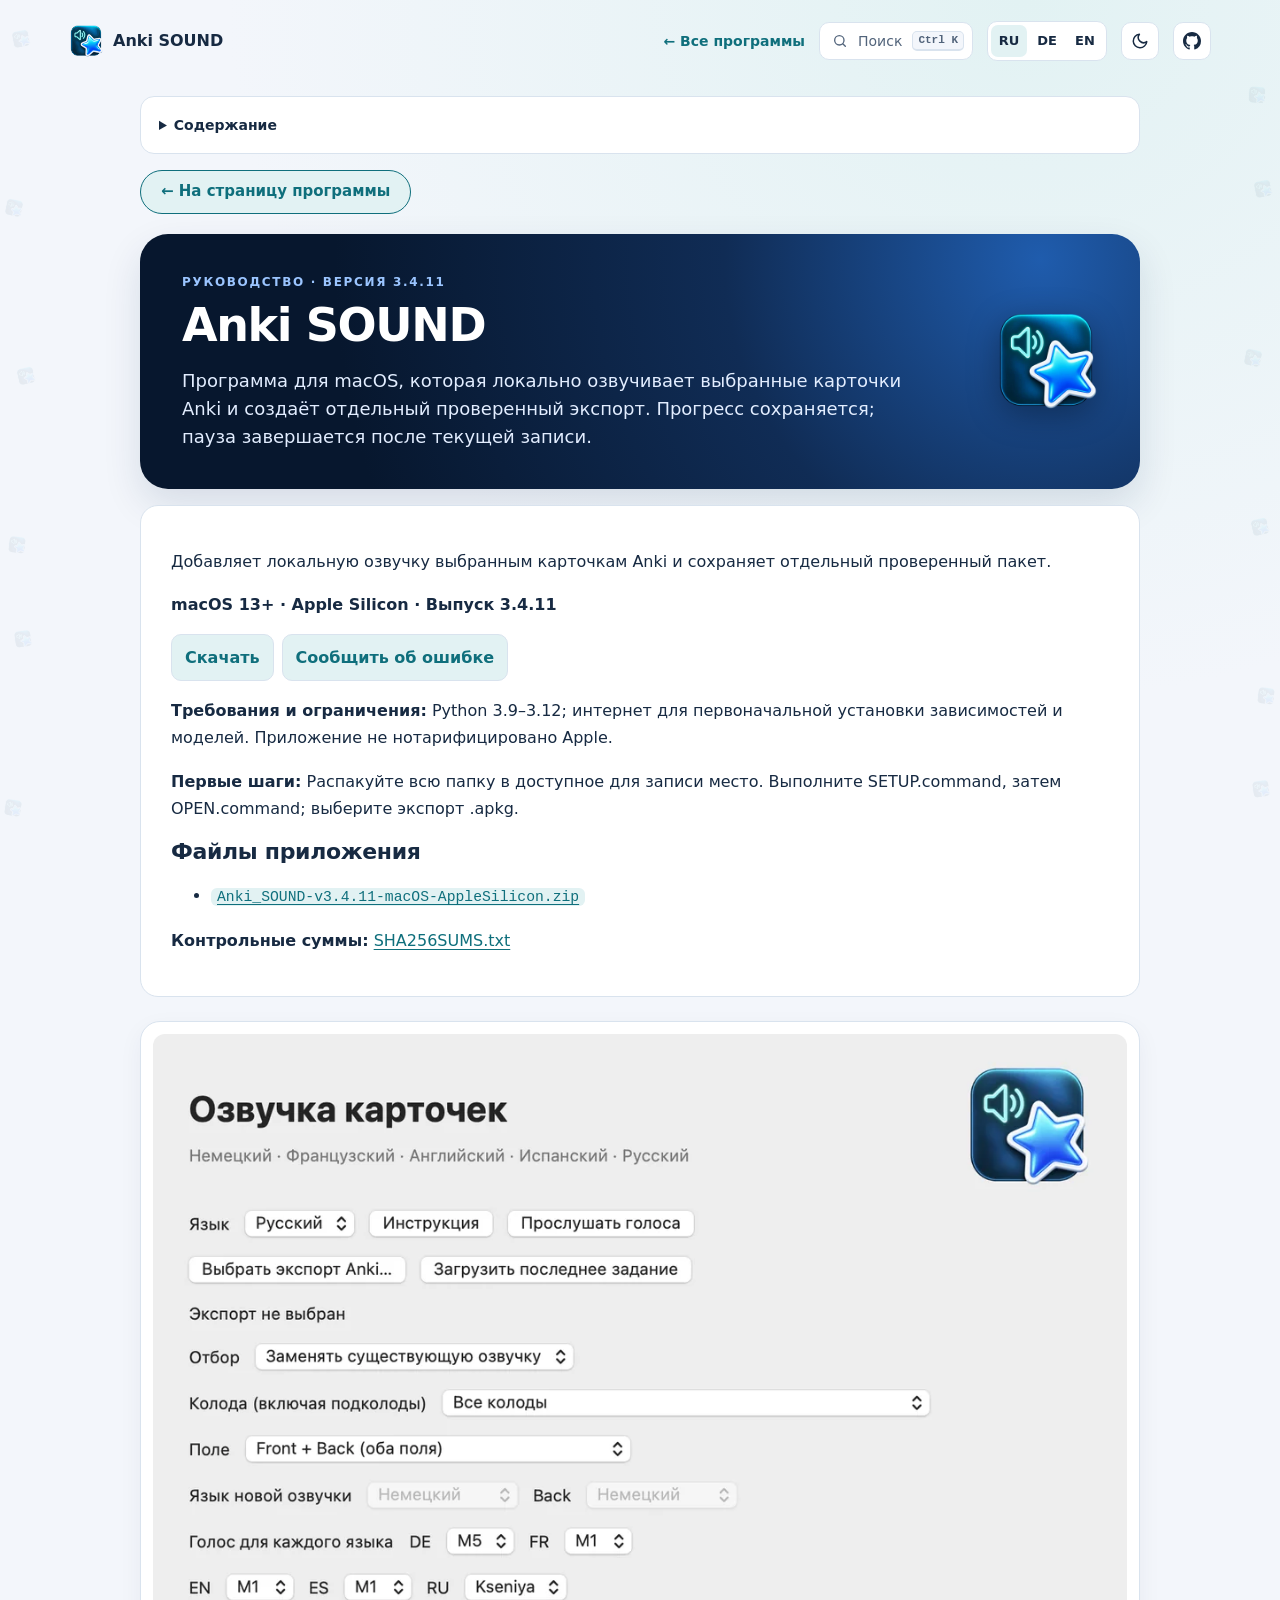
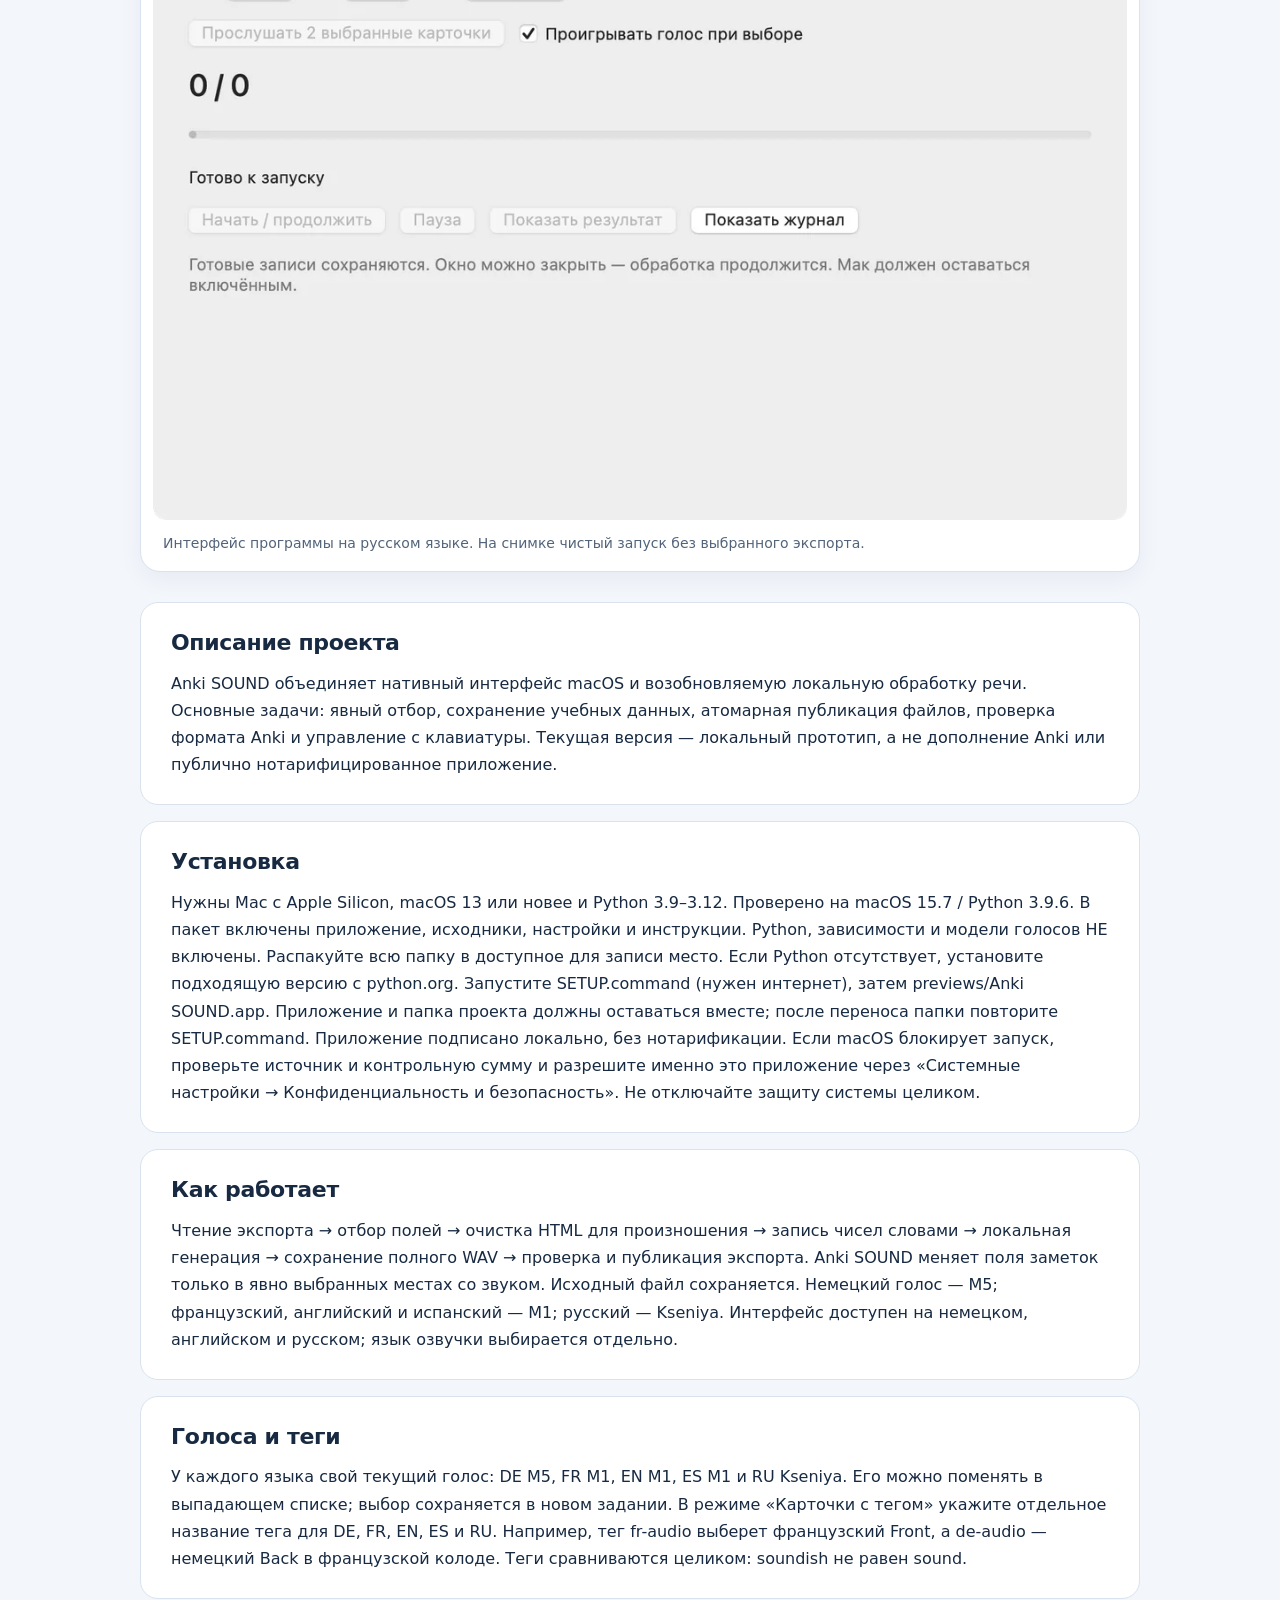
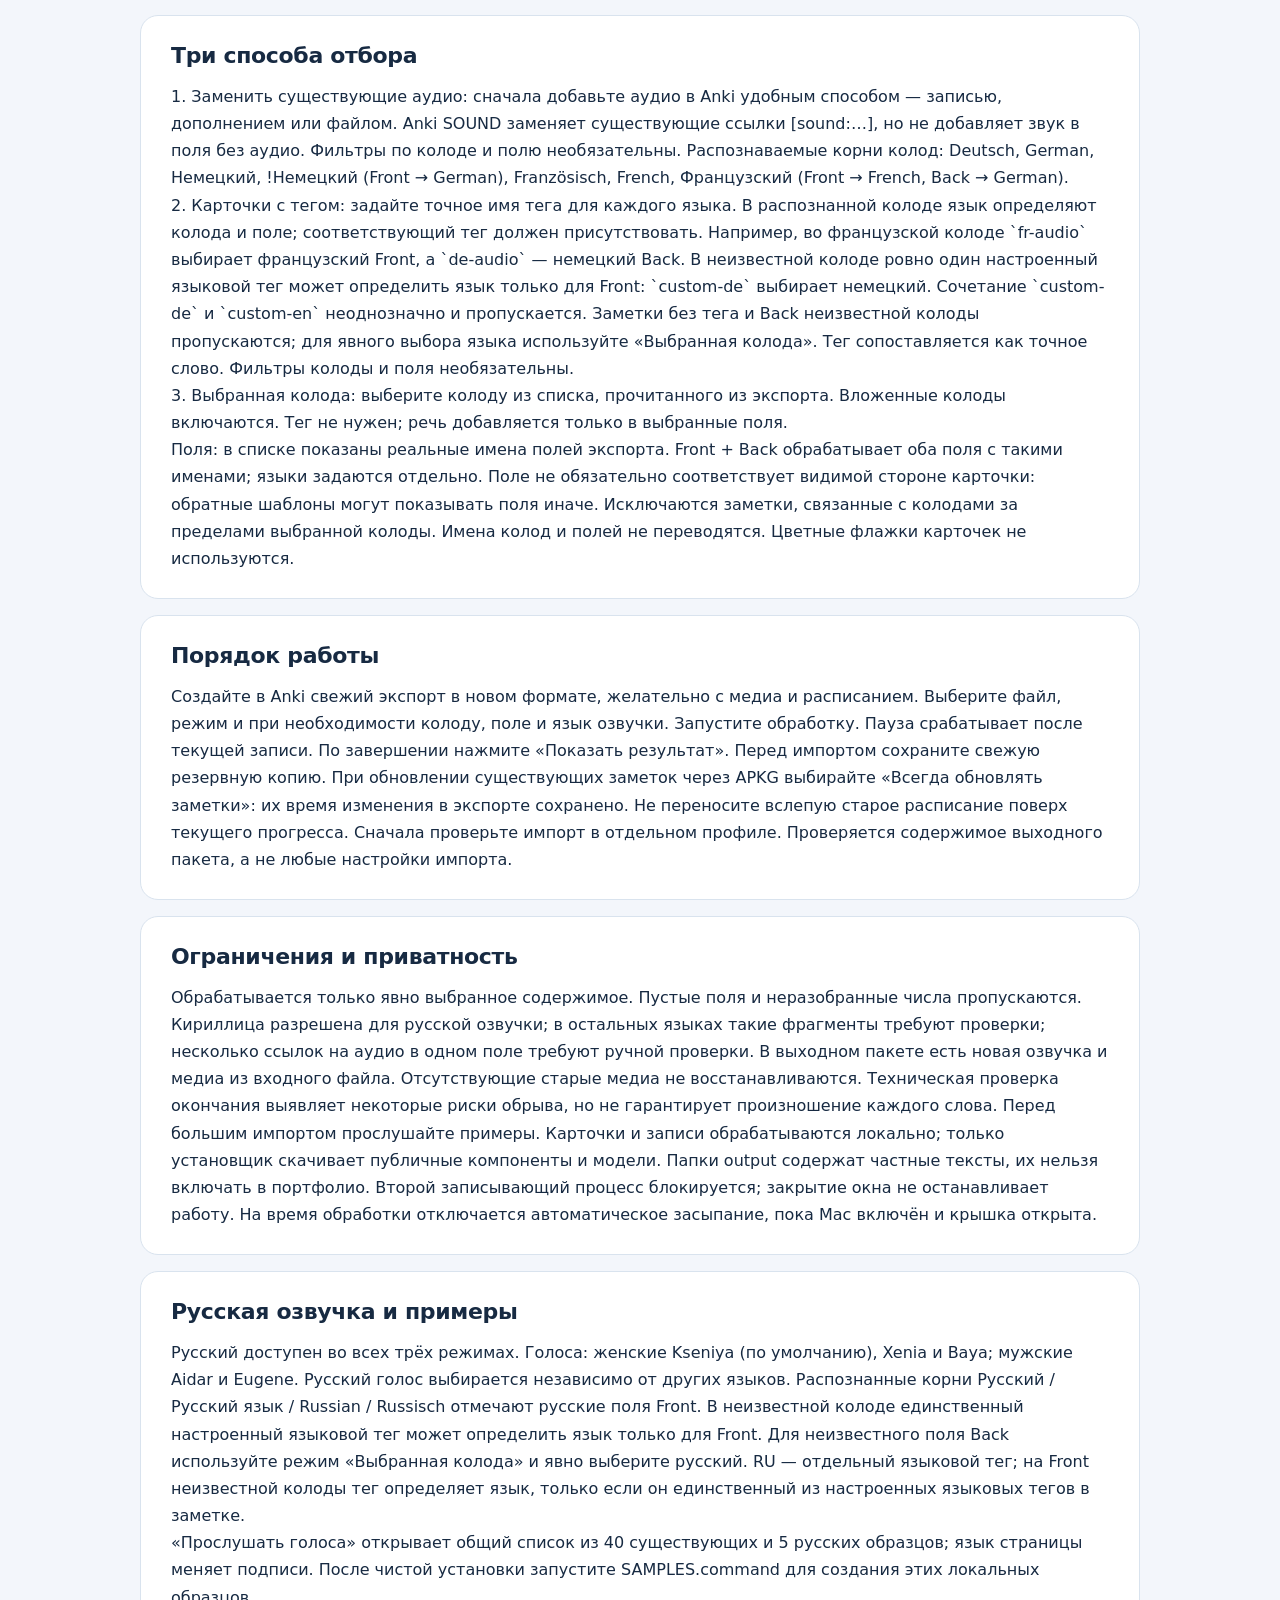
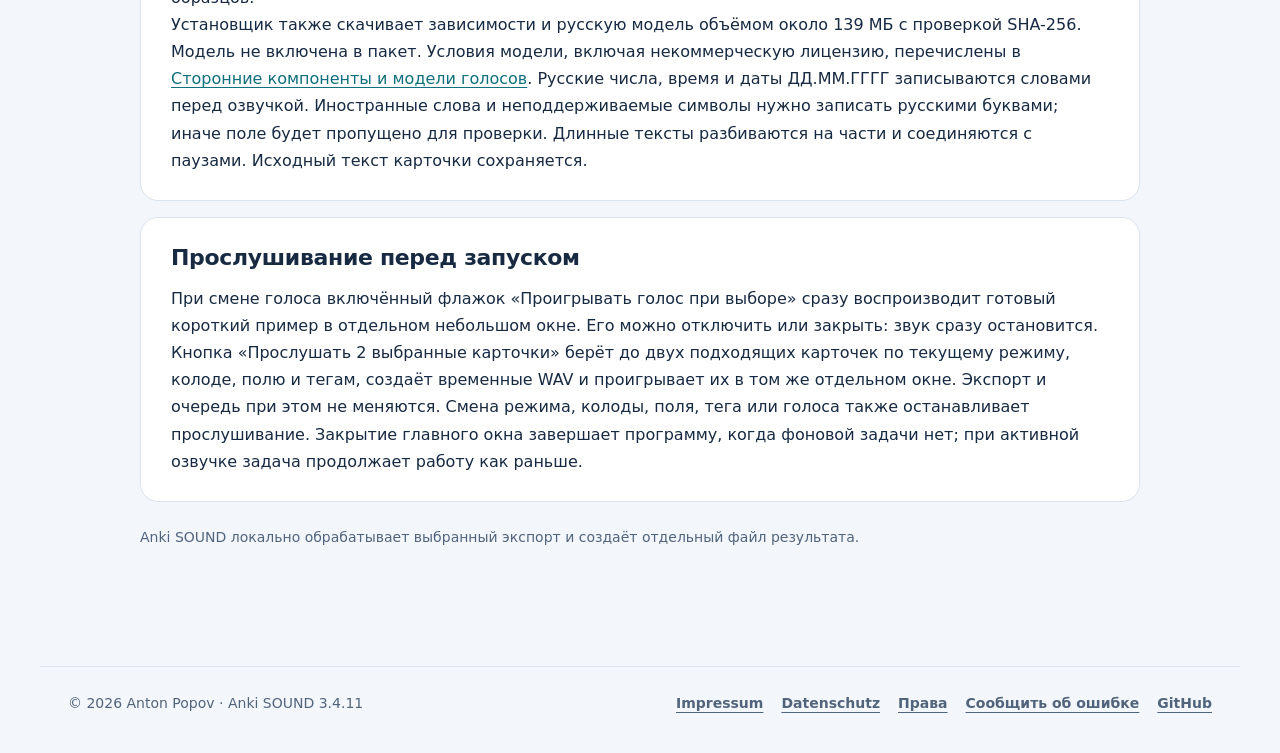
<file: docs/Guide-ru.html>
<!doctype html>
<html lang="ru">
<head>
<meta charset="utf-8"><meta name="viewport" content="width=device-width, initial-scale=1">
<meta name="theme-color" content="#071a35"><title>Anki SOUND — Руководство</title>
<style>
:root{--ink:#14253d;--muted:#607087;--line:#dbe4f0;--blue:#1677ff;--panel:#fff;--canvas:#f3f6fb}
*{box-sizing:border-box}body{margin:0;background:var(--canvas);color:var(--ink);font:16px/1.72 -apple-system,BlinkMacSystemFont,"Segoe UI",sans-serif}
a{color:#075dd1;text-decoration-thickness:1px;text-underline-offset:3px}a:hover{color:#003c91}
.shell{width:min(100% - 36px,1000px);margin:0 auto;padding:24px 0 56px}
.top{display:flex;align-items:center;justify-content:space-between;gap:18px;margin-bottom:20px}
.brand{display:flex;align-items:center;gap:10px;color:var(--ink);font-weight:750;text-decoration:none}
.brand img{width:38px;height:38px;object-fit:contain}
nav{display:flex;gap:8px;flex-wrap:wrap}nav a{padding:7px 12px;border:1px solid var(--line);border-radius:999px;background:#fff;color:#34445b;text-decoration:none;font-size:14px;font-weight:650}nav a[aria-current]{background:#e6f0ff;border-color:#b8d3ff;color:#075dd1}
.hero{display:grid;grid-template-columns:1fr 104px;gap:24px;align-items:center;padding:38px 42px;border-radius:28px;background:radial-gradient(circle at 90% 10%,#1f5cad 0,#102c55 34%,#07172e 76%);color:white;box-shadow:0 16px 38px #0b2b551f}
.kicker{margin:0 0 8px;color:#9bc5ff;font-size:12px;letter-spacing:.14em;font-weight:750}h1{margin:0;font-size:clamp(30px,5vw,46px);line-height:1.12;letter-spacing:-.03em}.lead{max-width:720px;margin:15px 0 0;color:#e2edff;font-size:18px;line-height:1.55}.hero img{width:104px;height:104px;object-fit:contain;filter:drop-shadow(0 8px 16px #0005)}
figure{margin:24px 0 30px;padding:12px;background:#fff;border:1px solid var(--line);border-radius:20px;box-shadow:0 8px 24px #12304b0d}figure img{display:block;width:100%;height:auto;border-radius:12px}figcaption{padding:12px 10px 3px;color:var(--muted);font-size:14px}
.topic{margin:16px 0;padding:26px 30px;background:var(--panel);border:1px solid var(--line);border-radius:18px;box-shadow:0 5px 16px #0b2b5507}h2{margin:0 0 12px;font-size:22px;line-height:1.3;letter-spacing:-.015em}.copy{white-space:pre-line}.copy p{margin:0 0 12px}.copy p:last-child{margin-bottom:0}
footer{margin-top:24px;padding:20px 10px;color:var(--muted);text-align:center;font-size:14px}
@media(max-width:620px){.shell{width:min(100% - 22px,1000px);padding-top:12px}.top{align-items:flex-start;flex-direction:column}.hero{grid-template-columns:1fr 66px;padding:26px 22px;border-radius:20px;gap:12px}.hero img{width:66px;height:66px}.lead{font-size:16px}.topic{padding:21px 19px}figure{padding:8px}}
@media print{body{background:white}.shell{width:100%;padding:0}.top nav,figure{break-inside:avoid}.hero,.topic,figure{box-shadow:none}.topic{break-inside:avoid}}
.release-summary code{overflow-wrap:anywhere}.release-actions{display:flex;gap:8px;flex-wrap:wrap}.release-link{display:inline-block;padding:9px 13px;border:1px solid #bdd1ed;border-radius:10px;background:#edf4ff;color:#0753ad;font-weight:650;text-decoration:none}.release-link:focus-visible{outline:3px solid #1677ff;outline-offset:3px}
</style>
<!-- ppk-head:start --><meta name="color-scheme" content="light dark"><link rel="icon" href="presentation-icon.png"><meta name="description" content="Добавляет локальную озвучку выбранным карточкам Anki и сохраняет отдельный проверенный пакет."><script src="assets/kit/kit-theme.js"></script><link rel="stylesheet" href="assets/kit/kit.css?v=2026.11.16-1"><script src="assets/kit/programs.js?v=2026.11.16-1" defer></script><script src="assets/kit/kit.js?v=2026.11.16-1" defer></script><link rel="stylesheet" href="guide-kit.css?v=2026.11.16-1-faa9ca0f"><!-- ppk-head:end --></head>
<body class="ppk-page ppk-prose">
<!-- ppk-nav:start --><a class="ppk-skip" href="#main-content">К содержимому</a>
<div class="ppk-nav-wrap" id="ppk-nav-wrap">
  <nav class="ppk-nav" aria-label="Основная навигация">
    <a class="ppk-brand" href="index-ru.html"><img src="presentation-icon.png" alt="" width="34" height="34"><span>Anki SOUND</span></a>
    <span class="ppk-spacer"></span>
    <a class="ppk-back" href="https://popovantondev.github.io/popovantondev/index-ru.html">← Все программы</a>
    <button class="ppk-search-btn" type="button" data-ppk-open-search aria-label="Поиск по программам"><span>Поиск</span><kbd>Ctrl K</kbd></button>
    <div class="ppk-langs"><a href="Guide-ru.html" lang="ru" hreflang="ru" aria-current="page">RU</a><a href="Guide-de.html" lang="de" hreflang="de">DE</a><a href="Guide-en.html" lang="en" hreflang="en">EN</a></div>
    <button class="ppk-icon-btn ppk-theme-btn" type="button" data-ppk-theme aria-label="Сменить тему"></button>
    <a class="ppk-icon-btn ppk-gh-btn" href="https://github.com/popovantondev/AnkiSound" aria-label="GitHub"></a>
  </nav>
</div><!-- ppk-nav:end -->
<div class="shell">
<aside class="guide-tools"><details><summary>Содержание</summary><ol><li><a href="#section-2">Описание проекта</a></li><li><a href="#section-3">Установка</a></li><li><a href="#section-4">Как работает</a></li><li><a href="#section-5">Голоса и теги</a></li><li><a href="#section-6">Три способа отбора</a></li><li><a href="#section-7">Порядок работы</a></li><li><a href="#section-8">Ограничения и приватность</a></li><li><a href="#section-9">Русская озвучка и примеры</a></li><li><a href="#section-10">Прослушивание перед запуском</a></li></ol></details></aside>
<main id="main-content">
<!-- ppk-guide-home:start --><p class="guide-home"><a class="guide-home-link" href="index-ru.html">← На страницу программы</a></p><!-- ppk-guide-home:end -->
<section class="hero"><div><p class="kicker">РУКОВОДСТВО · ВЕРСИЯ 3.4.11</p><h1>Anki SOUND</h1><p class="lead">Программа для macOS, которая локально озвучивает выбранные карточки Anki и создаёт отдельный проверенный экспорт. Прогресс сохраняется; пауза завершается после текущей записи.</p></div><img src="assets/web/AppIcon.ee9d0933.webp" alt="" width="1254" height="1254" decoding="async"></section>
<!-- public-release:start -->
<section class="topic release-summary" aria-label="Первые шаги">
<p>Добавляет локальную озвучку выбранным карточкам Anki и сохраняет отдельный проверенный пакет.</p>
<p><strong>macOS 13+ · Apple Silicon · Выпуск 3.4.11</strong></p>
<p class="release-actions"><a class="release-link" href="https://github.com/popovantondev/AnkiSound/releases/tag/v3.4.11">Скачать</a> <a class="release-link" href="https://github.com/popovantondev/AnkiSound/issues/new/choose">Сообщить об ошибке</a></p>
<p><strong>Требования и ограничения:</strong> Python 3.9–3.12; интернет для первоначальной установки зависимостей и моделей. Приложение не нотарифицировано Apple.</p>
<p><strong>Первые шаги:</strong> Распакуйте всю папку в доступное для записи место. Выполните SETUP.command, затем OPEN.command; выберите экспорт .apkg.</p>
<h2>Файлы приложения</h2>
<ul>
<li><a href="https://github.com/popovantondev/AnkiSound/releases/download/v3.4.11/Anki_SOUND-v3.4.11-macOS-AppleSilicon.zip"><code>Anki_SOUND-v3.4.11-macOS-AppleSilicon.zip</code></a></li>
</ul>
<p><strong>Контрольные суммы:</strong> <a href="https://github.com/popovantondev/AnkiSound/releases/download/v3.4.11/SHA256SUMS.txt">SHA256SUMS.txt</a></p>
</section>
<!-- public-release:end -->

<figure><a class="guide-full-image" href="images/guide-ru.png" aria-label="Открыть изображение целиком"><img src="assets/web/guide-ru.0db7224b.webp" alt="Интерфейс программы на русском языке. На снимке чистый запуск без выбранного экспорта." width="1520" height="1696" loading="lazy" decoding="async"></a><figcaption>Интерфейс программы на русском языке. На снимке чистый запуск без выбранного экспорта.</figcaption></figure>
<section class="topic"><h2 id="section-2">Описание проекта</h2><div class="copy">Anki SOUND объединяет нативный интерфейс macOS и возобновляемую локальную обработку речи. Основные задачи: явный отбор, сохранение учебных данных, атомарная публикация файлов, проверка формата Anki и управление с клавиатуры. Текущая версия — локальный прототип, а не дополнение Anki или публично нотарифицированное приложение.</div></section>
<section class="topic"><h2 id="section-3">Установка</h2><div class="copy">Нужны Mac с Apple Silicon, macOS 13 или новее и Python 3.9–3.12. Проверено на macOS 15.7 / Python 3.9.6. В пакет включены приложение, исходники, настройки и инструкции. Python, зависимости и модели голосов НЕ включены. Распакуйте всю папку в доступное для записи место. Если Python отсутствует, установите подходящую версию с python.org. Запустите SETUP.command (нужен интернет), затем previews/Anki SOUND.app. Приложение и папка проекта должны оставаться вместе; после переноса папки повторите SETUP.command. Приложение подписано локально, без нотарификации. Если macOS блокирует запуск, проверьте источник и контрольную сумму и разрешите именно это приложение через «Системные настройки → Конфиденциальность и безопасность». Не отключайте защиту системы целиком.</div></section>
<section class="topic"><h2 id="section-4">Как работает</h2><div class="copy">Чтение экспорта → отбор полей → очистка HTML для произношения → запись чисел словами → локальная генерация → сохранение полного WAV → проверка и публикация экспорта. Anki SOUND меняет поля заметок только в явно выбранных местах со звуком. Исходный файл сохраняется. Немецкий голос — M5; французский, английский и испанский — M1; русский — Kseniya. Интерфейс доступен на немецком, английском и русском; язык озвучки выбирается отдельно.</div></section>
<section class="topic"><h2 id="section-5">Голоса и теги</h2><div class="copy">У каждого языка свой текущий голос: DE M5, FR M1, EN M1, ES M1 и RU Kseniya. Его можно поменять в выпадающем списке; выбор сохраняется в новом задании. В режиме «Карточки с тегом» укажите отдельное название тега для DE, FR, EN, ES и RU. Например, тег fr-audio выберет французский Front, а de-audio — немецкий Back в французской колоде. Теги сравниваются целиком: soundish не равен sound.</div></section>
<section class="topic"><h2 id="section-6">Три способа отбора</h2><div class="copy">1. Заменить существующие аудио: сначала добавьте аудио в Anki удобным способом — записью, дополнением или файлом. Anki SOUND заменяет существующие ссылки [sound:…], но не добавляет звук в поля без аудио. Фильтры по колоде и полю необязательны. Распознаваемые корни колод: Deutsch, German, Немецкий, !Немецкий (Front → German), Französisch, French, Французский (Front → French, Back → German).
2. Карточки с тегом: задайте точное имя тега для каждого языка. В распознанной колоде язык определяют колода и поле; соответствующий тег должен присутствовать. Например, во французской колоде `fr-audio` выбирает французский Front, а `de-audio` — немецкий Back. В неизвестной колоде ровно один настроенный языковой тег может определить язык только для Front: `custom-de` выбирает немецкий. Сочетание `custom-de` и `custom-en` неоднозначно и пропускается. Заметки без тега и Back неизвестной колоды пропускаются; для явного выбора языка используйте «Выбранная колода». Тег сопоставляется как точное слово. Фильтры колоды и поля необязательны.
3. Выбранная колода: выберите колоду из списка, прочитанного из экспорта. Вложенные колоды включаются. Тег не нужен; речь добавляется только в выбранные поля.
Поля: в списке показаны реальные имена полей экспорта. Front + Back обрабатывает оба поля с такими именами; языки задаются отдельно. Поле не обязательно соответствует видимой стороне карточки: обратные шаблоны могут показывать поля иначе. Исключаются заметки, связанные с колодами за пределами выбранной колоды. Имена колод и полей не переводятся. Цветные флажки карточек не используются.</div></section>
<section class="topic"><h2 id="section-7">Порядок работы</h2><div class="copy">Создайте в Anki свежий экспорт в новом формате, желательно с медиа и расписанием. Выберите файл, режим и при необходимости колоду, поле и язык озвучки. Запустите обработку. Пауза срабатывает после текущей записи. По завершении нажмите «Показать результат». Перед импортом сохраните свежую резервную копию. При обновлении существующих заметок через APKG выбирайте «Всегда обновлять заметки»: их время изменения в экспорте сохранено. Не переносите вслепую старое расписание поверх текущего прогресса. Сначала проверьте импорт в отдельном профиле. Проверяется содержимое выходного пакета, а не любые настройки импорта.</div></section>
<section class="topic"><h2 id="section-8">Ограничения и приватность</h2><div class="copy">Обрабатывается только явно выбранное содержимое. Пустые поля и неразобранные числа пропускаются. Кириллица разрешена для русской озвучки; в остальных языках такие фрагменты требуют проверки; несколько ссылок на аудио в одном поле требуют ручной проверки. В выходном пакете есть новая озвучка и медиа из входного файла. Отсутствующие старые медиа не восстанавливаются. Техническая проверка окончания выявляет некоторые риски обрыва, но не гарантирует произношение каждого слова. Перед большим импортом прослушайте примеры. Карточки и записи обрабатываются локально; только установщик скачивает публичные компоненты и модели. Папки output содержат частные тексты, их нельзя включать в портфолио. Второй записывающий процесс блокируется; закрытие окна не останавливает работу. На время обработки отключается автоматическое засыпание, пока Mac включён и крышка открыта.</div></section>
<section class="topic"><h2 id="section-9">Русская озвучка и примеры</h2><div class="copy">Русский доступен во всех трёх режимах. Голоса: женские Kseniya (по умолчанию), Xenia и Baya; мужские Aidar и Eugene. Русский голос выбирается независимо от других языков. Распознанные корни Русский / Русский язык / Russian / Russisch отмечают русские поля Front. В неизвестной колоде единственный настроенный языковой тег может определить язык только для Front. Для неизвестного поля Back используйте режим «Выбранная колода» и явно выберите русский. RU — отдельный языковой тег; на Front неизвестной колоды тег определяет язык, только если он единственный из настроенных языковых тегов в заметке.
«Прослушать голоса» открывает общий список из 40 существующих и 5 русских образцов; язык страницы меняет подписи. После чистой установки запустите SAMPLES.command для создания этих локальных образцов.
Установщик также скачивает зависимости и русскую модель объёмом около 139 МБ с проверкой SHA-256. Модель не включена в пакет. Условия модели, включая некоммерческую лицензию, перечислены в <a href="https://github.com/popovantondev/AnkiSound/blob/main/THIRD_PARTY.ru.md">Сторонние компоненты и модели голосов</a>. Русские числа, время и даты ДД.ММ.ГГГГ записываются словами перед озвучкой. Иностранные слова и неподдерживаемые символы нужно записать русскими буквами; иначе поле будет пропущено для проверки. Длинные тексты разбиваются на части и соединяются с паузами. Исходный текст карточки сохраняется.</div></section>
<section class="topic"><h2 id="section-10">Прослушивание перед запуском</h2><div class="copy">При смене голоса включённый флажок «Проигрывать голос при выборе» сразу воспроизводит готовый короткий пример в отдельном небольшом окне. Его можно отключить или закрыть: звук сразу остановится. Кнопка «Прослушать 2 выбранные карточки» берёт до двух подходящих карточек по текущему режиму, колоде, полю и тегам, создаёт временные WAV и проигрывает их в том же отдельном окне. Экспорт и очередь при этом не меняются. Смена режима, колоды, поля, тега или голоса также останавливает прослушивание. Закрытие главного окна завершает программу, когда фоновой задачи нет; при активной озвучке задача продолжает работу как раньше.</div></section></main><div class="guide-note">Anki SOUND локально обрабатывает выбранный экспорт и создаёт отдельный файл результата.</div>
</div>
<footer class="ppk-footer">
<span>© 2026 Anton Popov · Anki SOUND 3.4.11</span>
<nav aria-label="Правовая информация"><a href="https://popovantondev.github.io/popovantondev/impressum.html">Impressum</a><a href="https://popovantondev.github.io/popovantondev/datenschutz.html">Datenschutz</a><a href="https://github.com/popovantondev/AnkiSound/blob/main/LICENSE">Права</a><a href="https://github.com/popovantondev/AnkiSound/issues/new/choose">Сообщить об ошибке</a><a href="https://github.com/popovantondev/AnkiSound">GitHub</a></nav>
</footer>
</body></html>
</file>
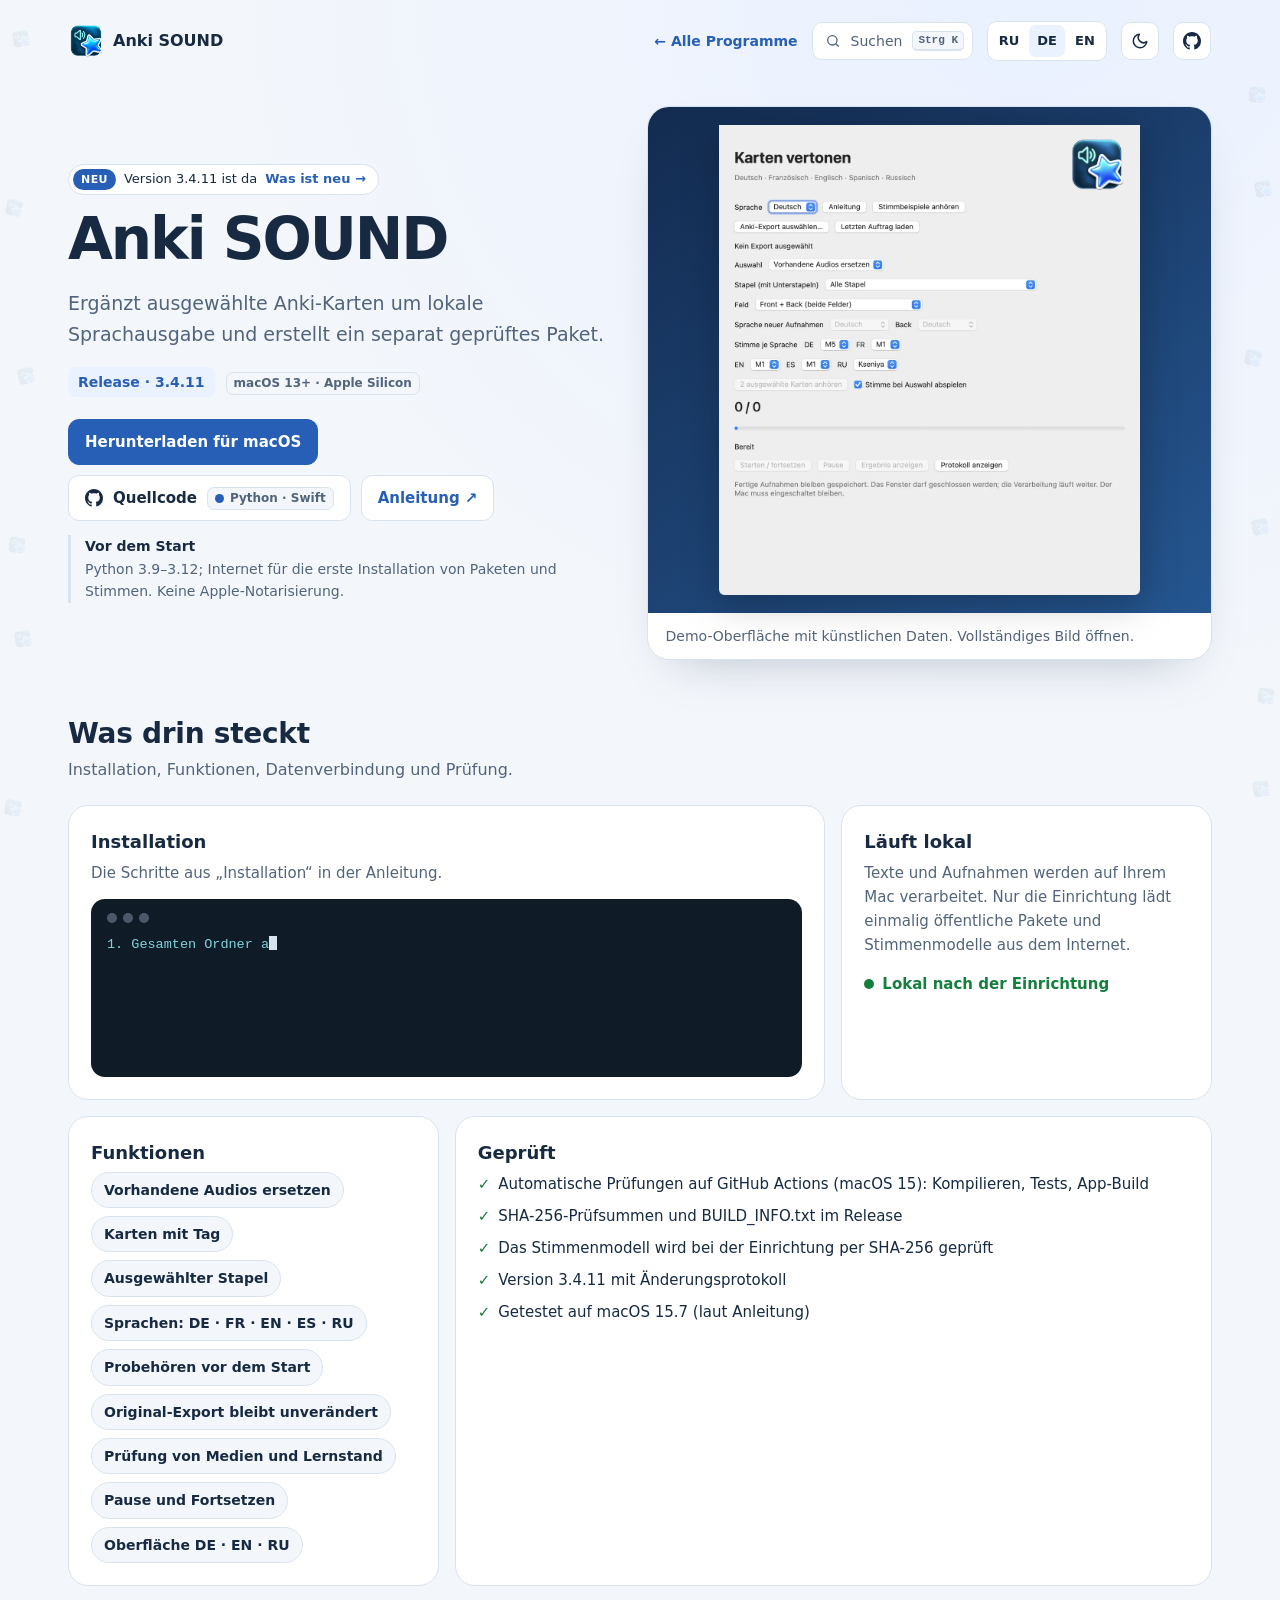
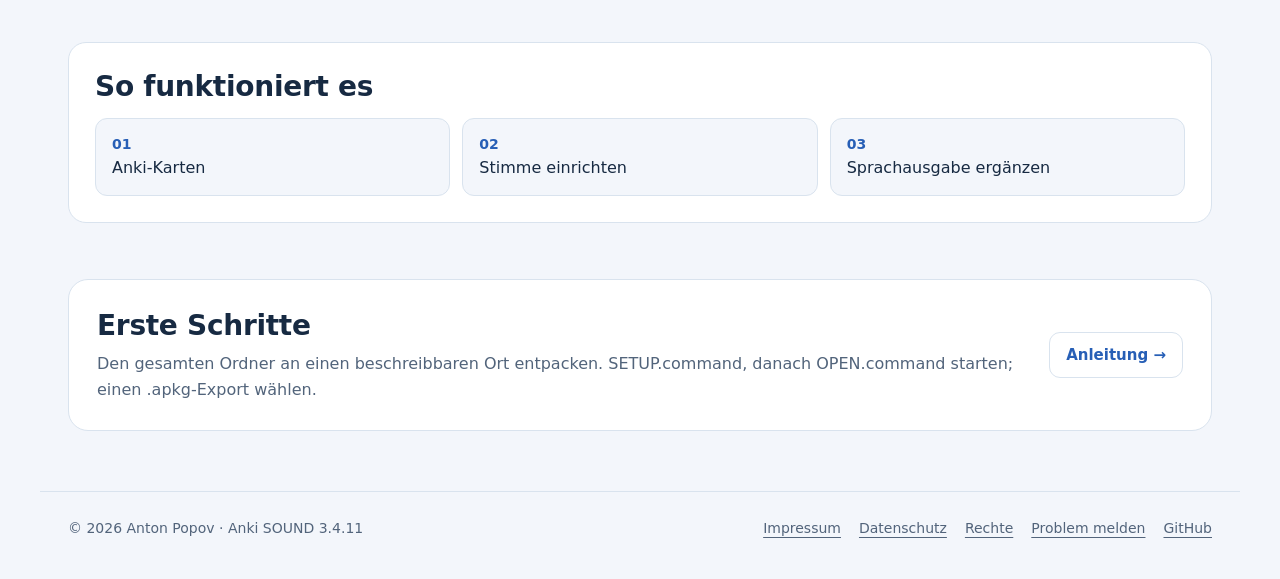
<file: docs/index-de.html>
<!doctype html>
<html lang="de">
<head>
<meta charset="utf-8">
<meta name="viewport" content="width=device-width,initial-scale=1">
<script>location.replace('index.html'+location.hash)</script>
<meta http-equiv="refresh" content="0; url=index.html">
<link rel="canonical" href="https://popovantondev.github.io/AnkiSound/index.html">
<meta name="robots" content="noindex">
<title>Anki SOUND — Weiterleitung</title>
</head>
<body>
<p>Diese Seite ist umgezogen: <a href="index.html">Anki SOUND — Startseite</a></p>
<p><a href="index-en.html" lang="en" hreflang="en">English</a> · <a href="index-ru.html" lang="ru" hreflang="ru">Русский</a></p>
</body>
</html>
</file>
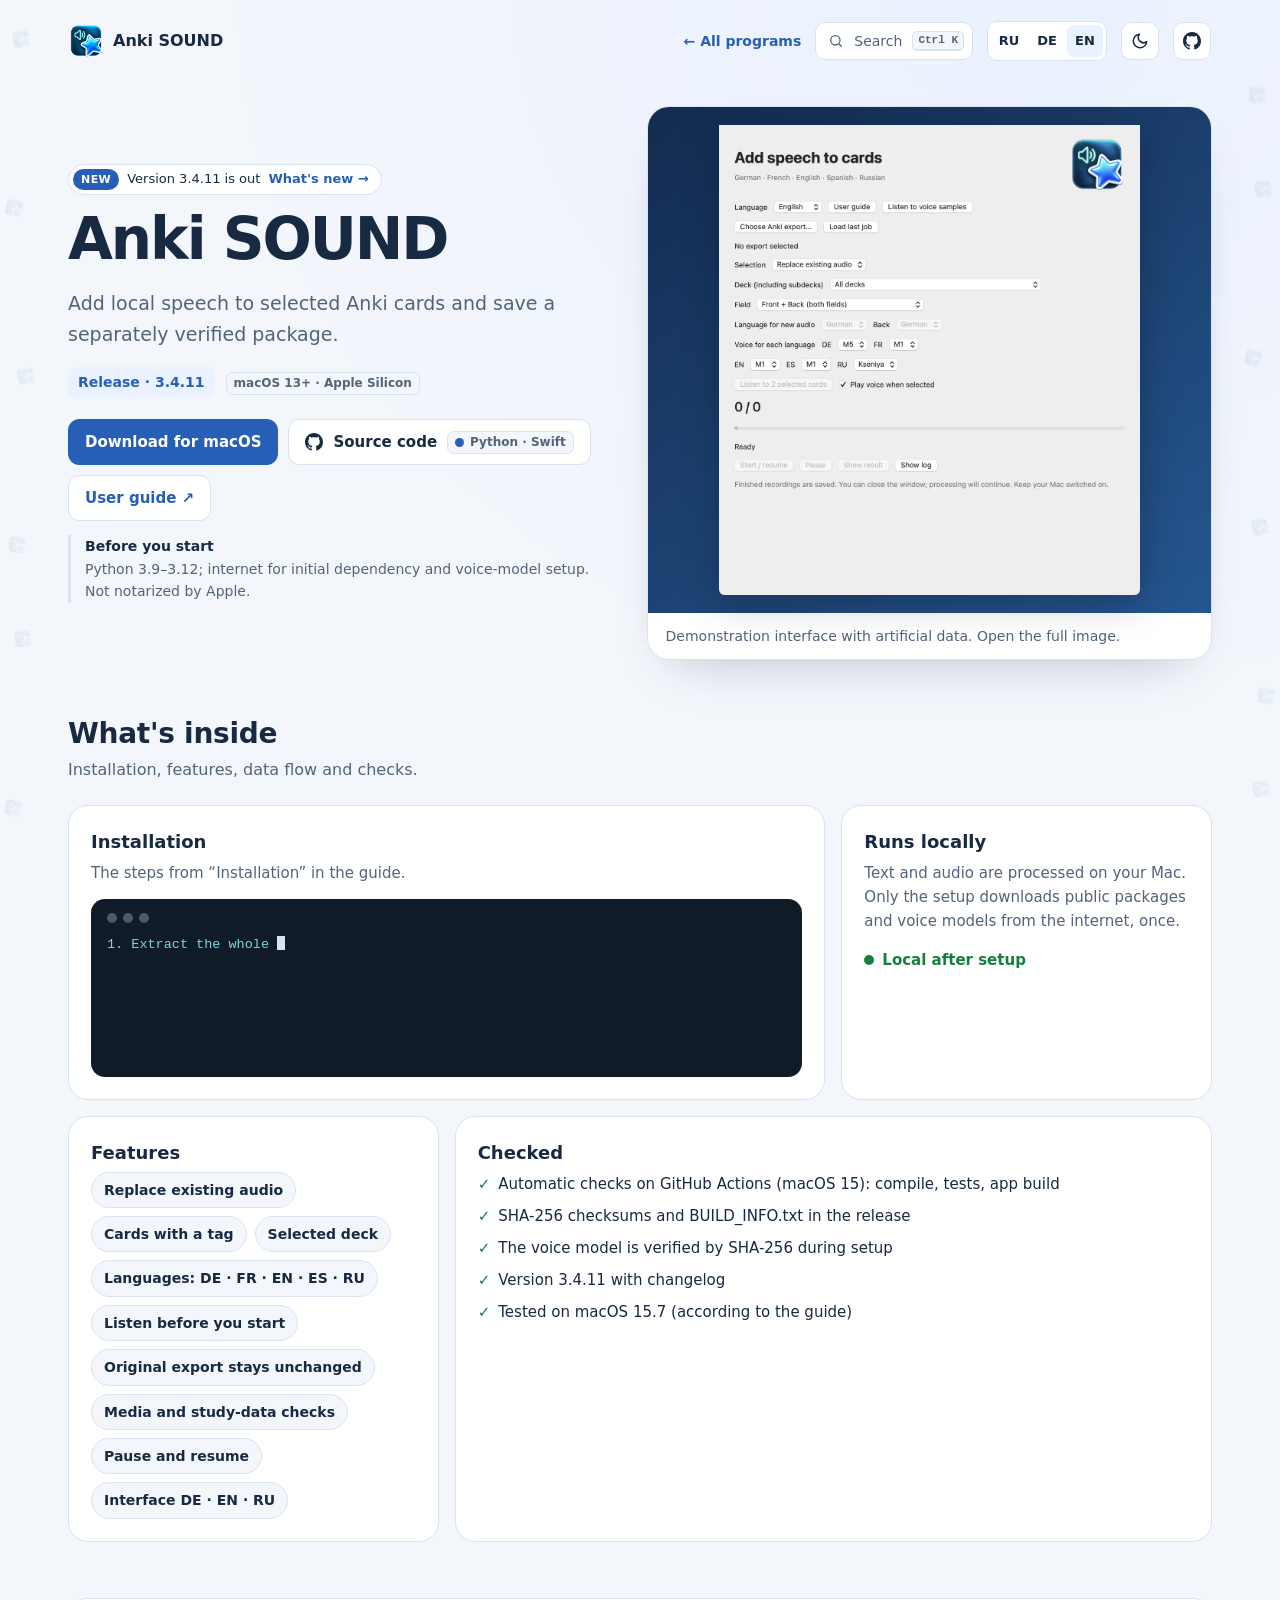
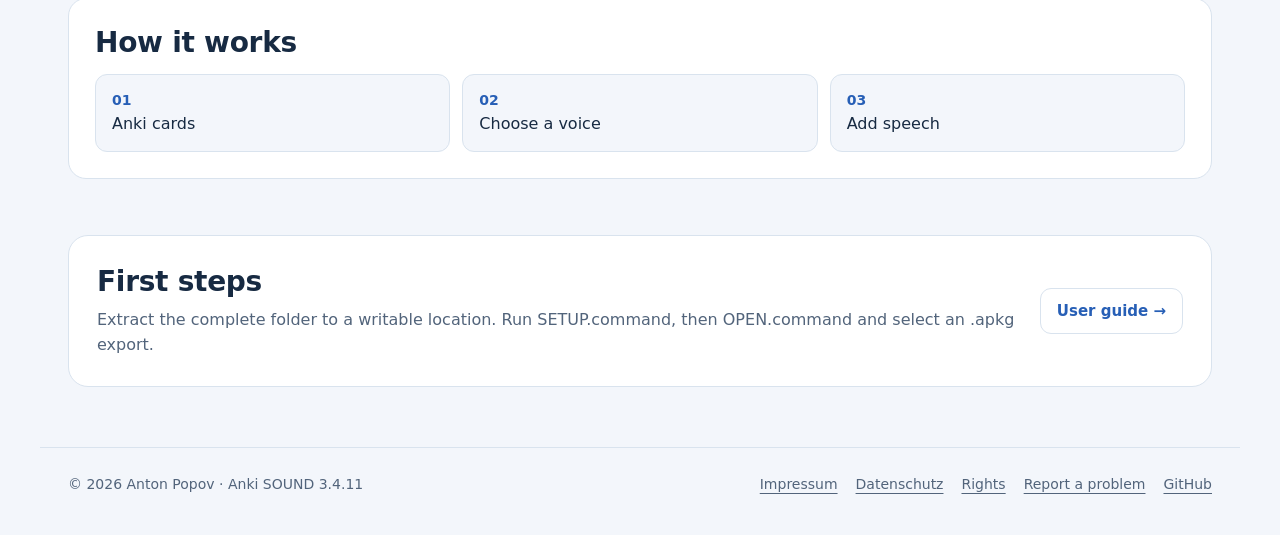
<file: docs/index-en.html>
<!doctype html>
<html lang="en">
<head>
<meta charset="utf-8">
<meta name="viewport" content="width=device-width,initial-scale=1">
<meta name="color-scheme" content="light dark">
<meta name="description" content="Add local speech to selected Anki cards and save a separately verified package.">
<title>Anki SOUND — Add local speech to selected Anki cards and save a separately verified package</title>
<link rel="icon" href="presentation-icon.png">
<script src="assets/kit/kit-theme.js"></script><link rel="stylesheet" href="assets/kit/kit.css?v=2026.11.16-1"><script src="assets/kit/programs.js?v=2026.11.16-1" defer></script><script src="assets/kit/kit.js?v=2026.11.16-1" defer></script>
<link rel="stylesheet" href="presentation.css?v=2026.11.16-1">
</head>
<body class="ppk-page">
<a class="ppk-skip" href="#main">Skip to content</a>
<div class="ppk-nav-wrap" id="ppk-nav-wrap">
  <nav class="ppk-nav" aria-label="Main navigation">
    <a class="ppk-brand" href="index-en.html"><img src="presentation-icon.png" alt="" width="34" height="34"><span>Anki SOUND</span></a>
    <span class="ppk-spacer"></span>
    <a class="ppk-back" href="https://popovantondev.github.io/popovantondev/index-en.html">← All programs</a>
    <button class="ppk-search-btn" type="button" data-ppk-open-search aria-label="Search programs"><span>Search</span><kbd>Ctrl K</kbd></button>
    <div class="ppk-langs"><a href="index-ru.html" lang="ru" hreflang="ru">RU</a><a href="index.html" lang="de" hreflang="de">DE</a><a href="index-en.html" lang="en" hreflang="en" aria-current="page">EN</a></div>
    <button class="ppk-icon-btn ppk-theme-btn" type="button" data-ppk-theme aria-label="Switch colour scheme"></button>
    <a class="ppk-icon-btn ppk-gh-btn" href="https://github.com/popovantondev/AnkiSound" aria-label="GitHub"></a>
  </nav>
</div>
<main class="ppk-shell" id="main">
<div class="ppk-hero">
<div>
<a class="ppk-pill" href="https://github.com/popovantondev/AnkiSound/releases/tag/v3.4.11"><span class="ppk-new">NEW</span><span>Version 3.4.11 is out</span> <span class="ppk-more">What&#x27;s new →</span></a>
<h1>Anki SOUND</h1>
<p class="ppk-lead">Add local speech to selected Anki cards and save a separately verified package.</p>
<span class="ppk-status">Release · 3.4.11</span> <span class="ppk-chip ppk-meta-chip">macOS 13+ · Apple Silicon</span>
<div class="ppk-actions">
<a class="ppk-btn ppk-btn-primary" href="https://github.com/popovantondev/AnkiSound/releases/tag/v3.4.11">Download for macOS</a>
<a class="ppk-btn ppk-btn-gh" href="https://github.com/popovantondev/AnkiSound">Source code <span class="ppk-chip"><i class="ppk-dot"></i>Python · Swift</span></a>
<a class="ppk-btn" href="Guide-en.html">User guide ↗</a>
</div>
<p class="ppk-requirements"><strong>Before you start</strong>Python 3.9–3.12; internet for initial dependency and voice-model setup. Not notarized by Apple.</p>

</div>
<figure class="ppk-preview">
<div class="ppk-stage"><a href="images/guide-en.png"><img src="assets/web/guide-en.a6171144.webp" alt="Anki SOUND — Demonstration interface with artificial data. Open the full image." decoding="async" width="1520" height="1696" fetchpriority="high"></a></div>
<figcaption>Demonstration interface with artificial data. Open the full image.</figcaption>
</figure>
</div>

<section class="ppk-bento-section ppk-section ppk-reveal">
<h2>What&#x27;s inside</h2>
<p class="ppk-sub">Installation, features, data flow and checks.</p>
<div class="ppk-bento">
<div class="ppk-tile ppk-wide"><h3>Installation</h3><p>The steps from “Installation” in the guide.</p><div class="ppk-term" role="group" aria-label="Installation"><div class="ppk-term-bar"><i></i><i></i><i></i></div><div class="ppk-term-out"><div class="ppk-ps">1. Extract the whole folder to a writable location</div><div class="ppk-ps">2. Run SETUP.command (Python 3.9–3.12, internet required)</div><div class="ppk-dim">   downloads pinned packages and the Russian voice model (SHA-256 checked)</div><div class="ppk-ps">3. Run OPEN.command – opens previews/Anki SOUND.app</div><div class="ppk-ok">4. Choose an .apkg export and a mode, listen to the preview, start</div></div></div></div>
<div class="ppk-tile"><h3>Runs locally</h3><p>Text and audio are processed on your Mac. Only the setup downloads public packages and voice models from the internet, once.</p><span class="ppk-live">Local after setup</span></div>
<div class="ppk-tile"><h3>Features</h3><div class="ppk-chips"><span>Replace existing audio</span><span>Cards with a tag</span><span>Selected deck</span><span>Languages: DE · FR · EN · ES · RU</span><span>Listen before you start</span><span>Original export stays unchanged</span><span>Media and study-data checks</span><span>Pause and resume</span><span>Interface DE · EN · RU</span></div></div>
<div class="ppk-tile ppk-wide"><h3>Checked</h3><ul class="ppk-checks"><li>Automatic checks on GitHub Actions (macOS 15): compile, tests, app build</li><li>SHA-256 checksums and BUILD_INFO.txt in the release</li><li>The voice model is verified by SHA-256 during setup</li><li>Version 3.4.11 with changelog</li><li>Tested on macOS 15.7 (according to the guide)</li></ul></div>
</div>
</section>

<section class="ppk-section ppk-process ppk-reveal" aria-labelledby="process-title">
<h2 id="process-title">How it works</h2>
<ol class="ppk-flow"><li>Anki cards</li><li>Choose a voice</li><li>Add speech</li></ol>
</section>

<section class="ppk-section ppk-start ppk-reveal">
<div><h2>First steps</h2><p>Extract the complete folder to a writable location. Run SETUP.command, then OPEN.command and select an .apkg export.</p></div>
<div class="ppk-actions"><a class="ppk-btn" href="Guide-en.html">User guide →</a></div>
</section>
</main>
<footer class="ppk-footer">
<span>© 2026 Anton Popov · Anki SOUND 3.4.11</span>
<nav aria-label="Legal"><a href="https://popovantondev.github.io/popovantondev/impressum.html">Impressum</a><a href="https://popovantondev.github.io/popovantondev/datenschutz.html">Datenschutz</a><a href="https://github.com/popovantondev/AnkiSound/blob/main/LICENSE">Rights</a><a href="https://github.com/popovantondev/AnkiSound/issues/new/choose">Report a problem</a><a href="https://github.com/popovantondev/AnkiSound">GitHub</a></nav>
</footer>
</body>
</html>
</file>
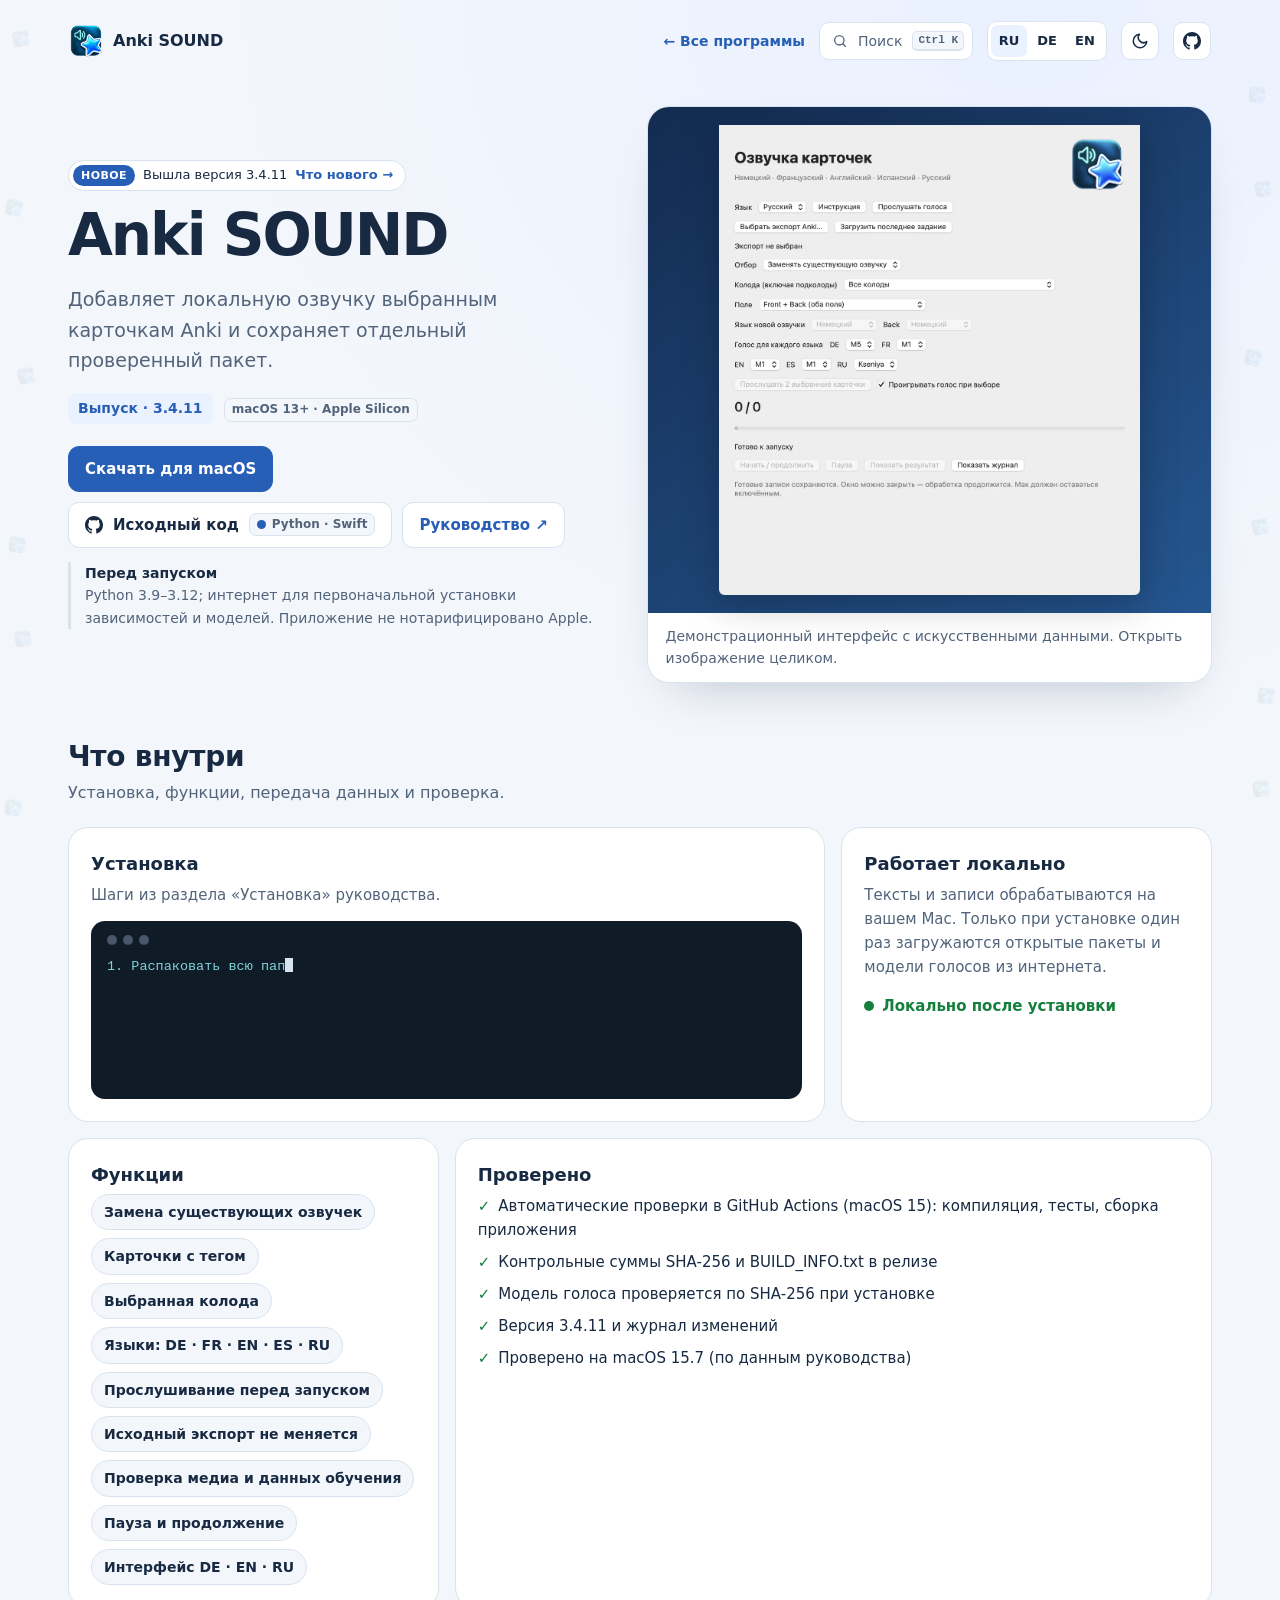
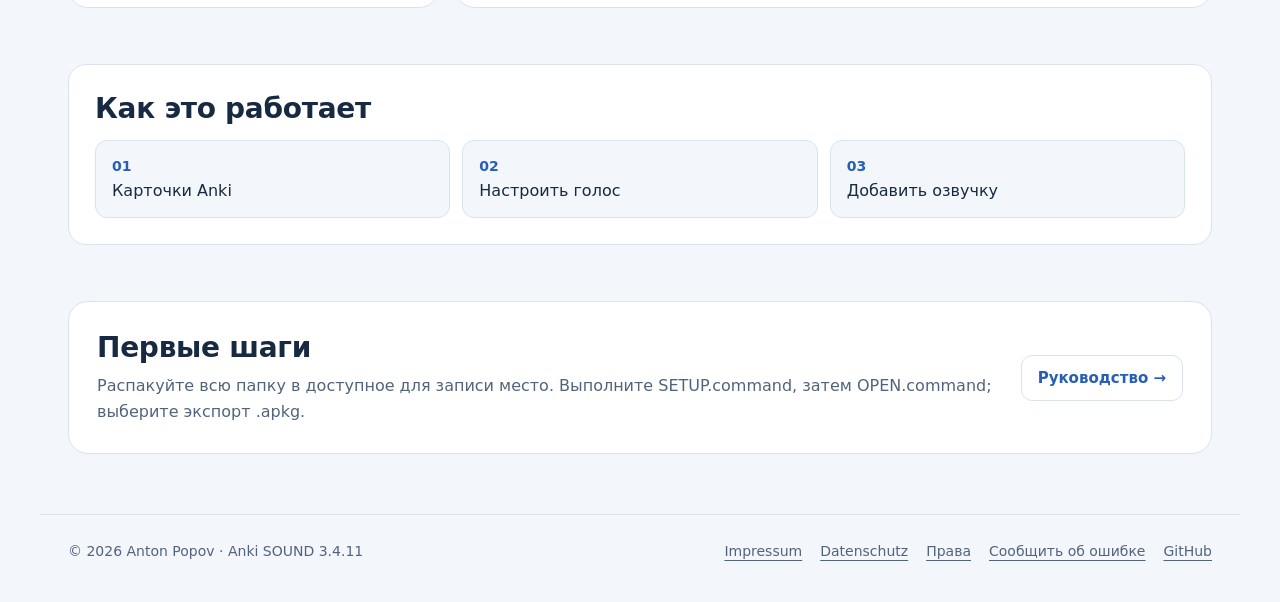
<file: docs/index-ru.html>
<!doctype html>
<html lang="ru">
<head>
<meta charset="utf-8">
<meta name="viewport" content="width=device-width,initial-scale=1">
<meta name="color-scheme" content="light dark">
<meta name="description" content="Добавляет локальную озвучку выбранным карточкам Anki и сохраняет отдельный проверенный пакет.">
<title>Anki SOUND — Добавляет локальную озвучку выбранным карточкам Anki и сохраняет отдельный проверенный пакет</title>
<link rel="icon" href="presentation-icon.png">
<script src="assets/kit/kit-theme.js"></script><link rel="stylesheet" href="assets/kit/kit.css?v=2026.11.16-1"><script src="assets/kit/programs.js?v=2026.11.16-1" defer></script><script src="assets/kit/kit.js?v=2026.11.16-1" defer></script>
<link rel="stylesheet" href="presentation.css?v=2026.11.16-1">
</head>
<body class="ppk-page">
<a class="ppk-skip" href="#main">К содержимому</a>
<div class="ppk-nav-wrap" id="ppk-nav-wrap">
  <nav class="ppk-nav" aria-label="Основная навигация">
    <a class="ppk-brand" href="index-ru.html"><img src="presentation-icon.png" alt="" width="34" height="34"><span>Anki SOUND</span></a>
    <span class="ppk-spacer"></span>
    <a class="ppk-back" href="https://popovantondev.github.io/popovantondev/index-ru.html">← Все программы</a>
    <button class="ppk-search-btn" type="button" data-ppk-open-search aria-label="Поиск по программам"><span>Поиск</span><kbd>Ctrl K</kbd></button>
    <div class="ppk-langs"><a href="index-ru.html" lang="ru" hreflang="ru" aria-current="page">RU</a><a href="index.html" lang="de" hreflang="de">DE</a><a href="index-en.html" lang="en" hreflang="en">EN</a></div>
    <button class="ppk-icon-btn ppk-theme-btn" type="button" data-ppk-theme aria-label="Сменить тему"></button>
    <a class="ppk-icon-btn ppk-gh-btn" href="https://github.com/popovantondev/AnkiSound" aria-label="GitHub"></a>
  </nav>
</div>
<main class="ppk-shell" id="main">
<div class="ppk-hero">
<div>
<a class="ppk-pill" href="https://github.com/popovantondev/AnkiSound/releases/tag/v3.4.11"><span class="ppk-new">НОВОЕ</span><span>Вышла версия 3.4.11</span> <span class="ppk-more">Что нового →</span></a>
<h1>Anki SOUND</h1>
<p class="ppk-lead">Добавляет локальную озвучку выбранным карточкам Anki и сохраняет отдельный проверенный пакет.</p>
<span class="ppk-status">Выпуск · 3.4.11</span> <span class="ppk-chip ppk-meta-chip">macOS 13+ · Apple Silicon</span>
<div class="ppk-actions">
<a class="ppk-btn ppk-btn-primary" href="https://github.com/popovantondev/AnkiSound/releases/tag/v3.4.11">Скачать для macOS</a>
<a class="ppk-btn ppk-btn-gh" href="https://github.com/popovantondev/AnkiSound">Исходный код <span class="ppk-chip"><i class="ppk-dot"></i>Python · Swift</span></a>
<a class="ppk-btn" href="Guide-ru.html">Руководство ↗</a>
</div>
<p class="ppk-requirements"><strong>Перед запуском</strong>Python 3.9–3.12; интернет для первоначальной установки зависимостей и моделей. Приложение не нотарифицировано Apple.</p>

</div>
<figure class="ppk-preview">
<div class="ppk-stage"><a href="images/guide-ru.png"><img src="assets/web/guide-ru.0db7224b.webp" alt="Anki SOUND — Демонстрационный интерфейс с искусственными данными. Открыть изображение целиком." decoding="async" width="1520" height="1696" fetchpriority="high"></a></div>
<figcaption>Демонстрационный интерфейс с искусственными данными. Открыть изображение целиком.</figcaption>
</figure>
</div>

<section class="ppk-bento-section ppk-section ppk-reveal">
<h2>Что внутри</h2>
<p class="ppk-sub">Установка, функции, передача данных и проверка.</p>
<div class="ppk-bento">
<div class="ppk-tile ppk-wide"><h3>Установка</h3><p>Шаги из раздела «Установка» руководства.</p><div class="ppk-term" role="group" aria-label="Установка"><div class="ppk-term-bar"><i></i><i></i><i></i></div><div class="ppk-term-out"><div class="ppk-ps">1. Распаковать всю папку в место, доступное для записи</div><div class="ppk-ps">2. Запустить SETUP.command (Python 3.9–3.12, нужен интернет)</div><div class="ppk-dim">   загружает зафиксированные пакеты и русскую модель голоса (проверка SHA-256)</div><div class="ppk-ps">3. Запустить OPEN.command — откроется previews/Anki SOUND.app</div><div class="ppk-ok">4. Выбрать экспорт .apkg и режим, прослушать пример, запустить</div></div></div></div>
<div class="ppk-tile"><h3>Работает локально</h3><p>Тексты и записи обрабатываются на вашем Mac. Только при установке один раз загружаются открытые пакеты и модели голосов из интернета.</p><span class="ppk-live">Локально после установки</span></div>
<div class="ppk-tile"><h3>Функции</h3><div class="ppk-chips"><span>Замена существующих озвучек</span><span>Карточки с тегом</span><span>Выбранная колода</span><span>Языки: DE · FR · EN · ES · RU</span><span>Прослушивание перед запуском</span><span>Исходный экспорт не меняется</span><span>Проверка медиа и данных обучения</span><span>Пауза и продолжение</span><span>Интерфейс DE · EN · RU</span></div></div>
<div class="ppk-tile ppk-wide"><h3>Проверено</h3><ul class="ppk-checks"><li>Автоматические проверки в GitHub Actions (macOS 15): компиляция, тесты, сборка приложения</li><li>Контрольные суммы SHA-256 и BUILD_INFO.txt в релизе</li><li>Модель голоса проверяется по SHA-256 при установке</li><li>Версия 3.4.11 и журнал изменений</li><li>Проверено на macOS 15.7 (по данным руководства)</li></ul></div>
</div>
</section>

<section class="ppk-section ppk-process ppk-reveal" aria-labelledby="process-title">
<h2 id="process-title">Как это работает</h2>
<ol class="ppk-flow"><li>Карточки Anki</li><li>Настроить голос</li><li>Добавить озвучку</li></ol>
</section>

<section class="ppk-section ppk-start ppk-reveal">
<div><h2>Первые шаги</h2><p>Распакуйте всю папку в доступное для записи место. Выполните SETUP.command, затем OPEN.command; выберите экспорт .apkg.</p></div>
<div class="ppk-actions"><a class="ppk-btn" href="Guide-ru.html">Руководство →</a></div>
</section>
</main>
<footer class="ppk-footer">
<span>© 2026 Anton Popov · Anki SOUND 3.4.11</span>
<nav aria-label="Правовая информация"><a href="https://popovantondev.github.io/popovantondev/impressum.html">Impressum</a><a href="https://popovantondev.github.io/popovantondev/datenschutz.html">Datenschutz</a><a href="https://github.com/popovantondev/AnkiSound/blob/main/LICENSE">Права</a><a href="https://github.com/popovantondev/AnkiSound/issues/new/choose">Сообщить об ошибке</a><a href="https://github.com/popovantondev/AnkiSound">GitHub</a></nav>
</footer>
</body>
</html>
</file>
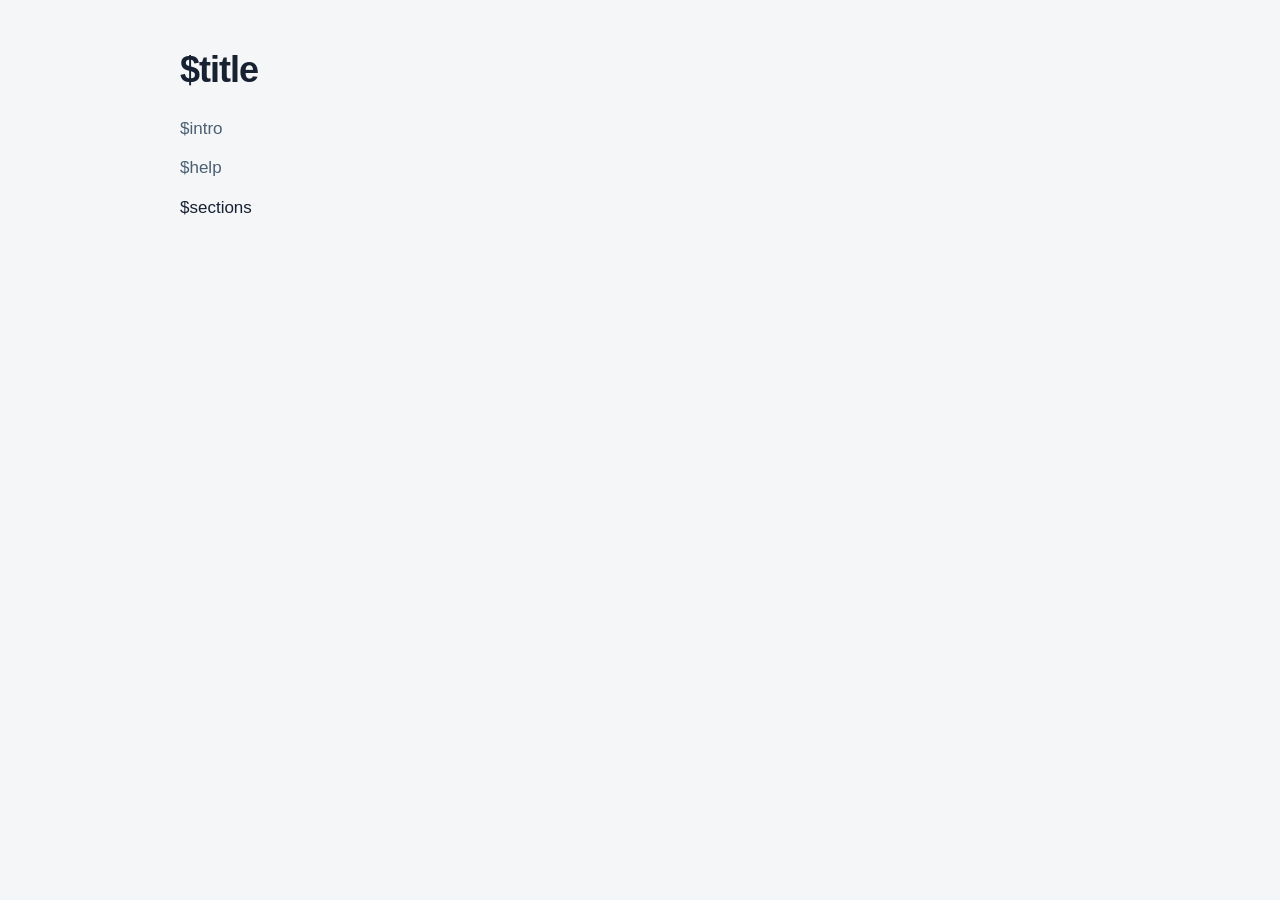
<file: Resources/report.html>
<!doctype html>
<html lang="ru"><head><meta charset="utf-8"><meta name="viewport" content="width=device-width,initial-scale=1">
<meta http-equiv="Content-Security-Policy" content="default-src 'none'; style-src 'unsafe-inline'; media-src 'self' file:; img-src 'none'">
<title>$title</title>
<style>
:root{color-scheme:light dark;font:17px/1.6 -apple-system,BlinkMacSystemFont,sans-serif;background:#f4f6f8;color:#172132}body{max-width:920px;margin:48px auto;padding:0 24px 70px}h1{font-size:36px;letter-spacing:-1px;line-height:1.2}h2{margin-top:44px;font-size:24px}p{margin:12px 0}.intro{color:#4b5f73}.sample{background:white;border:1px solid #dfe5ec;border-radius:14px;padding:20px 24px;margin:16px 0}.label{font-size:13px;font-weight:650;letter-spacing:.02em;color:#536981}.spoken{color:#335b3a}audio{display:block;width:100%;margin-top:15px}.badge{color:#365983;font-size:14px}details{margin-top:16px}summary{cursor:pointer}summary:focus-visible{outline:3px solid #336aff}.playlist{background:#e9effb;padding:18px 24px;border-radius:14px}@media(prefers-color-scheme:dark){:root{background:#141a21;color:#e5edf5}.intro,.label{color:#a8b9cc}.sample{background:#202a35;border-color:#354456}.badge{color:#98b8ed}.spoken{color:#a9d4b1}.playlist{background:#243553}}@media(max-width:600px){body{margin-top:28px;padding:0 16px 40px}h1{font-size:30px}.sample{padding:16px}}
</style></head><body><h1>$title</h1><p class="intro">$intro</p><p class="intro">$help</p>$sections</body></html>
</file>
<file: docs/assets/kit/kit.css>
/* popovantondev shared kit: tokens, header, search palette, components, footer.
   Everything is prefixed ppk-. Pages set their accent in their own CSS (see demo.html).
   Kit tokens have zero specificity (:where), so any page rule overrides them regardless of load order. */

/* ---------- tokens ---------- */
:where(:root){color-scheme:light;
  --ppk-bg:#f3f6fb;--ppk-panel:#ffffff;--ppk-ink:#172a42;--ppk-muted:#52647b;--ppk-line:#d9e3ee;
  --ppk-accent:#0f6f7c;--ppk-accent-ink:#ffffff;--ppk-tint:#e2f2f3;--ppk-hero:#0c3a45;--ppk-hero-end:#1b6b78;
  --ppk-glass:rgba(255,255,255,.76);--ppk-term:#0f1b26;--ppk-term-ink:#d6e4ef;--ppk-term-ps:#7fd4dc;--ppk-term-ok:#6ee787;--ppk-term-dim:#8fa3b6;
  --ppk-ok:#15803d;--ppk-ok-bg:#dcfce7;--ppk-ok-fg:#166534;--ppk-warn-bg:#fef3c7;--ppk-warn-fg:#92400e;
  --ppk-focus:#1a5fd0;--ppk-shadow:0 22px 50px -30px rgba(22,43,72,.35);
  --ppk-radius-s:8px;--ppk-radius-m:12px;--ppk-radius-l:20px;--ppk-radius-pill:999px;
  --ppk-font:system-ui,-apple-system,"Segoe UI",sans-serif;--ppk-mono:ui-monospace,"Cascadia Code",Consolas,monospace;--ppk-shell:1200px}
:where([data-theme="dark"]){color-scheme:dark;
  --ppk-bg:#0c131b;--ppk-panel:#131d28;--ppk-ink:#e5edf5;--ppk-muted:#9badbf;--ppk-line:#233142;
  --ppk-accent:#3cc1cc;--ppk-accent-ink:#03262b;--ppk-tint:#11343a;--ppk-hero:#082a32;--ppk-hero-end:#145a65;
  --ppk-glass:rgba(19,29,40,.76);--ppk-term:#070d13;--ppk-term-ink:#d6e4ef;--ppk-term-ps:#7fd4dc;--ppk-term-ok:#6ee787;--ppk-term-dim:#8fa3b6;
  --ppk-ok:#4ade80;--ppk-ok-bg:#14532d;--ppk-ok-fg:#bbf7d0;--ppk-warn-bg:#78350f;--ppk-warn-fg:#fde68a;
  --ppk-focus:#7ab8ff;--ppk-shadow:0 22px 50px -30px rgba(0,0,0,.7)}
@media (prefers-color-scheme:dark){:where(:root:not([data-theme])){color-scheme:dark;
  --ppk-bg:#0c131b;--ppk-panel:#131d28;--ppk-ink:#e5edf5;--ppk-muted:#9badbf;--ppk-line:#233142;
  --ppk-accent:#3cc1cc;--ppk-accent-ink:#03262b;--ppk-tint:#11343a;--ppk-hero:#082a32;--ppk-hero-end:#145a65;
  --ppk-glass:rgba(19,29,40,.76);--ppk-term:#070d13;--ppk-term-ink:#d6e4ef;--ppk-term-ps:#7fd4dc;--ppk-term-ok:#6ee787;--ppk-term-dim:#8fa3b6;
  --ppk-ok:#4ade80;--ppk-ok-bg:#14532d;--ppk-ok-fg:#bbf7d0;--ppk-warn-bg:#78350f;--ppk-warn-fg:#fde68a;
  --ppk-focus:#7ab8ff;--ppk-shadow:0 22px 50px -30px rgba(0,0,0,.7)}}

/* ---------- base (only inside pages that opt in with class ppk-page on body) ---------- */
.ppk-page{margin:0;background:radial-gradient(ellipse at 80% 0,var(--ppk-tint),transparent 55%),var(--ppk-bg);background-attachment:fixed;color:var(--ppk-ink);font:16px/1.6 var(--ppk-font);transition:background-color .3s,color .3s}
.ppk-page *,.ppk-page *::before,.ppk-page *::after{box-sizing:border-box}
:where(.ppk-page a){color:var(--ppk-accent);text-underline-offset:4px}
:where(.ppk-page img){max-width:100%;height:auto}
:where(.ppk-page button){font:inherit;color:inherit}
.ppk-page :focus-visible,.ppk-overlay :focus-visible,.ppk-nav-wrap :focus-visible,.ppk-footer :focus-visible{outline:3px solid var(--ppk-focus);outline-offset:3px}
:where(.ppk-page h1),.ppk-title{font-size:clamp(34px,4.6vw,58px);line-height:1.05;letter-spacing:-.035em;margin:14px 0 18px}
:where(.ppk-page h2),.ppk-h2{font-size:clamp(22px,2.4vw,28px);line-height:1.25;letter-spacing:-.01em;margin:0 0 6px}
.ppk-page [hidden],.ppk-overlay[hidden]{display:none!important}
.ppk-shell{max-width:var(--ppk-shell);margin:0 auto;padding:0 28px}
.ppk-section{margin:56px 0;position:relative}
.ppk-sub{color:var(--ppk-muted);margin:0 0 22px}
.ppk-sr-only{position:absolute!important;width:1px;height:1px;margin:-1px;padding:0;overflow:hidden;clip:rect(0 0 0 0);white-space:nowrap;border:0}
.ppk-skip{position:absolute;left:12px;top:-60px;z-index:200;background:var(--ppk-panel);color:var(--ppk-ink);border:2px solid var(--ppk-focus);border-radius:var(--ppk-radius-m);padding:8px 14px;font-weight:700;text-decoration:none}
.ppk-skip:focus{top:12px}
html.ppk-lock{overflow:hidden}

/* ---------- icons (CSS masks, work without JS and without inline SVG) ---------- */
.ppk-search-btn::before,.ppk-gh-btn::before,.ppk-theme-btn::before,.ppk-btn-gh::before{content:"";flex:none;background:currentColor;-webkit-mask:var(--ppk-ico) center/contain no-repeat;mask:var(--ppk-ico) center/contain no-repeat}
.ppk-search-btn::before{--ppk-ico:url("data:image/svg+xml,%3Csvg xmlns='http://www.w3.org/2000/svg' viewBox='0 0 24 24' fill='none' stroke='black' stroke-width='2' stroke-linecap='round'%3E%3Ccircle cx='11' cy='11' r='7'/%3E%3Cpath d='m20 20-3.5-3.5'/%3E%3C/svg%3E");width:16px;height:16px}
.ppk-gh-btn::before,.ppk-btn-gh::before{--ppk-ico:url("data:image/svg+xml,%3Csvg xmlns='http://www.w3.org/2000/svg' viewBox='0 0 16 16'%3E%3Cpath d='M8 0C3.58 0 0 3.58 0 8c0 3.54 2.29 6.53 5.47 7.59.4.07.55-.17.55-.38 0-.19-.01-.82-.01-1.49-2.01.37-2.53-.49-2.69-.94-.09-.23-.48-.94-.82-1.13-.28-.15-.68-.52-.01-.53.63-.01 1.08.58 1.23.82.72 1.21 1.87.87 2.33.66.07-.52.28-.87.51-1.07-1.78-.2-3.64-.89-3.64-3.95 0-.87.31-1.59.82-2.15-.08-.2-.36-1.02.08-2.12 0 0 .67-.21 2.2.82.64-.18 1.32-.27 2-.27.68 0 1.36.09 2 .27 1.53-1.04 2.2-.82 2.2-.82.44 1.1.16 1.92.08 2.12.51.56.82 1.27.82 2.15 0 3.07-1.87 3.75-3.65 3.95.29.25.54.73.54 1.48 0 1.07-.01 1.93-.01 2.2 0 .21.15.46.55.38A8.013 8.013 0 0 0 16 8c0-4.42-3.58-8-8-8z'/%3E%3C/svg%3E");width:18px;height:18px}
.ppk-theme-btn::before{--ppk-ico:url("data:image/svg+xml,%3Csvg xmlns='http://www.w3.org/2000/svg' viewBox='0 0 24 24' fill='none' stroke='black' stroke-width='2' stroke-linecap='round' stroke-linejoin='round'%3E%3Cpath d='M21 12.8A9 9 0 1 1 11.2 3a7 7 0 0 0 9.8 9.8z'/%3E%3C/svg%3E");width:18px;height:18px}
:root[data-theme="dark"] .ppk-theme-btn::before{--ppk-ico:url("data:image/svg+xml,%3Csvg xmlns='http://www.w3.org/2000/svg' viewBox='0 0 24 24' fill='none' stroke='black' stroke-width='2' stroke-linecap='round'%3E%3Ccircle cx='12' cy='12' r='4.5'/%3E%3Cpath d='M12 2v2M12 20v2M4.9 4.9l1.4 1.4M17.7 17.7l1.4 1.4M2 12h2M20 12h2M4.9 19.1l1.4-1.4M17.7 6.3l1.4-1.4'/%3E%3C/svg%3E")}
@media (prefers-color-scheme:dark){:root:not([data-theme]) .ppk-theme-btn::before{--ppk-ico:url("data:image/svg+xml,%3Csvg xmlns='http://www.w3.org/2000/svg' viewBox='0 0 24 24' fill='none' stroke='black' stroke-width='2' stroke-linecap='round'%3E%3Ccircle cx='12' cy='12' r='4.5'/%3E%3Cpath d='M12 2v2M12 20v2M4.9 4.9l1.4 1.4M17.7 17.7l1.4 1.4M2 12h2M20 12h2M4.9 19.1l1.4-1.4M17.7 6.3l1.4-1.4'/%3E%3C/svg%3E")}}
.ppk-search-btn:has(svg)::before,.ppk-icon-btn:has(svg)::before,.ppk-btn-gh:has(svg)::before{display:none}

/* ---------- header: static markup, JS only improves it ---------- */
.ppk-nav-wrap{position:sticky;top:0;z-index:40;padding:10px 0 0}
.ppk-nav-wrap.ppk-floating{padding-inline:8px}
.ppk-nav{position:relative;isolation:isolate;max-width:var(--ppk-shell);margin:0 auto;display:flex;align-items:center;gap:14px;padding:10px 28px;border:1px solid transparent;border-radius:0;font:14px/1.3 var(--ppk-font);color:var(--ppk-ink);transition:border-color .25s,border-radius .25s}
/* Glass pill is a separate layer: the header jump to the pill changes layout once, the glass, blur and shadow only fade in (opacity), so scrolling past the threshold stays cheap. */
.ppk-nav::before{content:"";position:absolute;inset:-1px;z-index:-1;border-radius:inherit;background:var(--ppk-glass);-webkit-backdrop-filter:blur(14px) saturate(1.4);backdrop-filter:blur(14px) saturate(1.4);box-shadow:0 10px 30px -18px rgba(0,0,0,.35);opacity:0;pointer-events:none;transition:opacity .25s}
.ppk-nav *,.ppk-nav *::before,.ppk-nav *::after{box-sizing:border-box}
.ppk-floating .ppk-nav{max-width:980px;padding:8px 10px 8px 16px;border-color:var(--ppk-line);border-radius:var(--ppk-radius-pill)}
.ppk-floating .ppk-nav::before{opacity:1}
.ppk-brand{display:flex;align-items:center;gap:10px;min-width:0;font-size:16px;font-weight:750;color:var(--ppk-ink);text-decoration:none;white-space:nowrap}
.ppk-brand img{width:34px;height:34px;flex:none;border-radius:9px}
.ppk-brand span{overflow:hidden;text-overflow:ellipsis;padding:3px 4px 3px 0;margin:-3px -4px -3px 0}
.ppk-spacer{flex:1}
.ppk-back{display:inline-flex;align-items:center;min-height:38px;font-size:14px;font-weight:650;color:var(--ppk-accent);text-decoration:none;white-space:nowrap}
.ppk-back:hover{text-decoration:underline;text-underline-offset:4px}
.ppk-search-btn{display:none;align-items:center;gap:10px;min-height:38px;padding:6px 8px 6px 12px;border:1px solid var(--ppk-line);border-radius:10px;background:var(--ppk-panel);color:var(--ppk-muted);font:inherit;font-size:14px;cursor:pointer;transition:border-color .2s}
.ppk-search-btn:hover{border-color:var(--ppk-accent)}
html.ppk-js .ppk-search-btn{display:flex}
.ppk-search-btn kbd,.ppk-kbd{font:600 11px/1 var(--ppk-mono);border:1px solid var(--ppk-line);border-bottom-width:2px;border-radius:5px;padding:3px 5px;color:var(--ppk-muted);background:var(--ppk-bg)}
.ppk-langs{display:flex;gap:2px;padding:3px;border:1px solid var(--ppk-line);border-radius:10px;background:var(--ppk-panel)}
.ppk-langs a{display:grid;place-items:center;min-width:36px;min-height:32px;border-radius:7px;color:var(--ppk-ink);font-size:13px;font-weight:700;text-decoration:none}
.ppk-langs a:hover{background:var(--ppk-bg)}
.ppk-langs a[aria-current]{background:var(--ppk-tint);color:var(--ppk-ink)}
.ppk-icon-btn{display:grid;place-items:center;width:38px;height:38px;padding:0;border:1px solid var(--ppk-line);border-radius:10px;background:var(--ppk-panel);color:var(--ppk-ink);text-decoration:none;cursor:pointer;transition:border-color .2s}
.ppk-icon-btn:hover{border-color:var(--ppk-accent)}
.ppk-icon-btn svg{width:18px;height:18px}
html:not(.ppk-js) .ppk-theme-btn{display:none}

/* ---------- hero parts ---------- */
.ppk-hero{display:grid;grid-template-columns:minmax(0,1fr) minmax(0,1.05fr);gap:40px;align-items:center;margin:34px 0 10px}
.ppk-hero>*{min-width:0}
.ppk-pill{display:inline-flex;align-items:center;gap:8px;max-width:100%;padding:4px 12px 4px 4px;border:1px solid var(--ppk-line);border-radius:var(--ppk-radius-pill);background:var(--ppk-panel);color:var(--ppk-ink);font-size:13px;text-decoration:none;transition:border-color .2s,transform .2s}
.ppk-pill:hover{border-color:var(--ppk-accent);transform:translateY(-1px)}
.ppk-pill .ppk-new{flex:none;background:var(--ppk-accent);color:var(--ppk-accent-ink);border-radius:var(--ppk-radius-pill);padding:2px 8px;font-weight:800;font-size:11px;letter-spacing:.04em}
.ppk-pill .ppk-more{color:var(--ppk-accent);font-weight:650;white-space:nowrap}
.ppk-lead{margin:0 0 18px;color:var(--ppk-muted);font-size:19px}
.ppk-status{display:inline-block;padding:4px 10px;border-radius:var(--ppk-radius-s);background:var(--ppk-tint);color:var(--ppk-accent);font-size:14px;font-weight:700}
.ppk-actions{display:flex;flex-wrap:wrap;align-items:center;gap:10px;margin:22px 0 14px}
.ppk-btn{display:inline-flex;align-items:center;gap:10px;min-height:46px;padding:10px 16px;border:1px solid var(--ppk-line);border-radius:11px;background:var(--ppk-panel);color:var(--ppk-accent);font-size:15px;font-weight:700;text-decoration:none;cursor:pointer;transition:transform .15s,box-shadow .2s,border-color .2s}
.ppk-btn:hover{transform:translateY(-1px);box-shadow:0 8px 20px -12px rgba(0,0,0,.35);border-color:var(--ppk-accent)}
.ppk-btn-primary{background:var(--ppk-accent);border-color:var(--ppk-accent);color:var(--ppk-accent-ink)}
.ppk-btn-gh{color:var(--ppk-ink)}
.ppk-chip{display:inline-flex;align-items:center;gap:6px;padding:1px 7px;border:1px solid var(--ppk-line);border-radius:7px;background:var(--ppk-bg);color:var(--ppk-muted);font-size:12px;font-weight:600}
.ppk-dot{display:inline-block;width:9px;height:9px;border-radius:50%;background:var(--ppk-accent)}
.ppk-requirements{margin:0;padding-left:14px;border-left:3px solid var(--ppk-line);color:var(--ppk-muted);font-size:14px}
.ppk-requirements strong{display:block;color:var(--ppk-ink)}
.ppk-preview{position:relative;margin:0;overflow:hidden;border:1px solid var(--ppk-line);border-radius:22px;background:var(--ppk-panel);box-shadow:var(--ppk-shadow)}
.ppk-stage{display:grid;place-items:center;padding:18px;background:linear-gradient(145deg,var(--ppk-hero),var(--ppk-hero-end))}
.ppk-stage img{display:block;width:auto;max-height:470px;filter:drop-shadow(0 8px 18px rgba(0,0,0,.25))}
.ppk-preview figcaption{padding:12px 18px;color:var(--ppk-muted);font-size:14px}

/* ---------- bento ---------- */
.ppk-bento{display:grid;grid-template-columns:repeat(3,minmax(0,1fr));gap:16px}
.ppk-tile{position:relative;min-width:0;overflow:hidden;padding:22px;border:1px solid var(--ppk-line);border-radius:var(--ppk-radius-l);background:var(--ppk-panel)}
.ppk-tile h3{margin:0 0 4px;font-size:18px}
.ppk-tile p{margin:0 0 14px;color:var(--ppk-muted);font-size:15px}
.ppk-wide{grid-column:span 2}
.ppk-term{min-height:178px;overflow:hidden;padding:14px 16px;border-radius:14px;background:var(--ppk-term);color:var(--ppk-term-ink);font:13.5px/1.75 var(--ppk-mono)}
.ppk-term-bar{display:flex;gap:6px;margin-bottom:10px}
.ppk-term-bar i{width:10px;height:10px;border-radius:50%;background:#4a586a}
.ppk-term-out>div{overflow-wrap:anywhere}
.ppk-term .ppk-ps{color:var(--ppk-term-ps)}
.ppk-term .ppk-ok{color:var(--ppk-term-ok)}
.ppk-term .ppk-dim{color:var(--ppk-term-dim)}
.ppk-cursor{display:inline-block;width:8px;height:1.05em;background:var(--ppk-term-ink);vertical-align:-2px;animation:ppk-blink 1s steps(1) infinite}
@keyframes ppk-blink{50%{opacity:0}}
.ppk-chips{display:flex;flex-wrap:wrap;gap:8px}
.ppk-chips span{padding:6px 12px;border:1px solid var(--ppk-line);border-radius:var(--ppk-radius-pill);background:var(--ppk-bg);font-size:14px;font-weight:600;transition:transform .2s,border-color .2s}
.ppk-chips span:hover{transform:translateY(-2px);border-color:var(--ppk-accent)}
.ppk-live{display:inline-flex;align-items:center;gap:8px;color:var(--ppk-ok);font-size:15px;font-weight:700}
.ppk-live::before{content:"";width:10px;height:10px;border-radius:50%;background:var(--ppk-ok);box-shadow:0 0 0 0 rgba(22,163,74,.55);animation:ppk-pulse 2s infinite}
@keyframes ppk-pulse{70%{box-shadow:0 0 0 10px rgba(22,163,74,0)}100%{box-shadow:0 0 0 0 rgba(22,163,74,0)}}
.ppk-checks{display:grid;gap:8px;margin:0;padding:0;list-style:none;font-size:15px}
.ppk-checks li{overflow-wrap:anywhere}
.ppk-checks li::before{content:"\2713";margin-right:8px;color:var(--ppk-ok);font-weight:800}

/* ---------- steps ---------- */
.ppk-process{padding:26px;border:1px solid var(--ppk-line);border-radius:18px;background:var(--ppk-panel)}
.ppk-flow{display:grid;grid-template-columns:repeat(3,minmax(0,1fr));gap:12px;margin:14px 0 0;padding:0;list-style:none;counter-reset:ppk-step}
.ppk-flow li{padding:14px 16px;border:1px solid var(--ppk-line);border-radius:var(--ppk-radius-m);background:var(--ppk-bg)}
.ppk-flow li::before{counter-increment:ppk-step;content:counter(ppk-step,decimal-leading-zero);display:block;color:var(--ppk-accent);font-size:14px;font-weight:700}

/* ---------- tabs and program cards ---------- */
.ppk-tabs{display:inline-flex;flex-wrap:wrap;gap:4px;padding:4px;border:1px solid var(--ppk-line);border-radius:14px;background:var(--ppk-panel)}
.ppk-tabs button{padding:8px 14px;min-height:38px;border:0;border-radius:10px;background:transparent;color:var(--ppk-muted);font-size:14px;font-weight:650;cursor:pointer;transition:background-color .2s,color .2s}
.ppk-tabs button:hover{color:var(--ppk-ink)}
.ppk-tabs button[aria-selected="true"]{background:var(--ppk-accent);color:var(--ppk-accent-ink)}
.ppk-app-grid{display:grid;grid-template-columns:repeat(auto-fill,minmax(230px,1fr));gap:12px;margin-top:16px}
.ppk-app-card{display:flex;align-items:flex-start;gap:12px;padding:14px;border:1px solid var(--ppk-line);border-radius:14px;background:var(--ppk-panel);color:var(--ppk-ink);text-decoration:none;animation:ppk-fade .35s ease both;transition:border-color .2s,transform .2s}
.ppk-app-card:hover{border-color:var(--ppk-accent);transform:translateY(-2px)}
.ppk-app-card img{flex:none;width:36px;height:36px;border-radius:9px}
.ppk-app-card b{display:block;font-size:15px}
.ppk-app-card small{display:block;color:var(--ppk-muted);font-size:13px;line-height:1.4}
@keyframes ppk-fade{from{opacity:0;transform:translateY(6px)}}

/* ---------- demo frame ---------- */
.ppk-demo{overflow:hidden;border:1px solid var(--ppk-line);border-radius:var(--ppk-radius-l);background:var(--ppk-panel);box-shadow:var(--ppk-shadow)}
.ppk-demo-head{display:flex;flex-wrap:wrap;align-items:center;gap:10px;padding:12px 16px;border-bottom:1px solid var(--ppk-line);font-weight:700}
.ppk-demo-label{margin-left:auto;padding:3px 10px;border-radius:var(--ppk-radius-pill);background:var(--ppk-warn-bg);color:var(--ppk-warn-fg);font-size:13px;font-weight:700}
.ppk-demo-body{display:grid;grid-template-columns:220px minmax(0,1fr);min-height:250px}
.ppk-demo-side{display:grid;align-content:start;gap:10px;padding:16px;border-right:1px solid var(--ppk-line);font-size:14px}
.ppk-field{padding:8px 10px;border:1px solid var(--ppk-line);border-radius:10px;background:var(--ppk-bg)}
.ppk-field small{display:block;color:var(--ppk-muted)}
.ppk-demo-main{min-width:0;padding:16px}
.ppk-rows{display:grid;gap:6px;margin:0 0 12px;padding:0;list-style:none}
.ppk-rows li{display:grid;grid-template-columns:minmax(0,1fr) auto;gap:10px;align-items:center;padding:8px 12px;border:1px solid var(--ppk-line);border-radius:10px;font-size:14px;animation:ppk-fade .3s ease both}
.ppk-rows li>:first-child{overflow-wrap:anywhere}
.ppk-badge{padding:2px 8px;border-radius:6px;background:var(--ppk-tint);color:var(--ppk-ink);font-size:12px;font-weight:700}
.ppk-badge-ok{background:var(--ppk-ok-bg);color:var(--ppk-ok-fg)}
.ppk-badge-warn{background:var(--ppk-warn-bg);color:var(--ppk-warn-fg)}
.ppk-progress{height:8px;margin:10px 0;overflow:hidden;border:1px solid var(--ppk-line);border-radius:99px;background:var(--ppk-bg)}
.ppk-progress i{display:block;width:0;height:100%;background:var(--ppk-accent);transition:width .25s linear}
.ppk-demo-empty{padding:24px 0;color:var(--ppk-muted);font-size:14px}
.ppk-demo-done{color:var(--ppk-ok);font-weight:700}

/* ---------- search palette (built by kit.js) ---------- */
.ppk-overlay{position:fixed;inset:0;z-index:100;display:grid;place-items:start center;padding:12vh 16px 16px;background:rgba(8,15,24,.55);-webkit-backdrop-filter:blur(3px);backdrop-filter:blur(3px);font:16px/1.5 var(--ppk-font);color:var(--ppk-ink)}
.ppk-overlay *,.ppk-overlay *::before,.ppk-overlay *::after{box-sizing:border-box}
.ppk-palette{width:min(620px,100%);overflow:hidden;border:1px solid var(--ppk-line);border-radius:16px;background:var(--ppk-panel);box-shadow:0 30px 80px -20px rgba(0,0,0,.5);animation:ppk-pop .18s ease}
@keyframes ppk-pop{from{opacity:0;transform:translateY(-8px) scale(.98)}}
.ppk-phead{display:flex;align-items:center;border-bottom:1px solid var(--ppk-line)}
.ppk-palette-input{flex:1;min-width:0;padding:16px 18px;border:0;background:transparent;color:var(--ppk-ink);font:inherit;font-size:17px;outline:none}
.ppk-palette-input::placeholder{color:var(--ppk-muted);opacity:1}
.ppk-overlay .ppk-palette-input:focus-visible{outline:none}
.ppk-phead:focus-within{box-shadow:inset 0 -2px 0 var(--ppk-focus)}
.ppk-pclose{margin-right:12px;padding:6px 8px;border:1px solid var(--ppk-line);border-radius:7px;background:var(--ppk-bg);color:var(--ppk-muted);font:600 12px/1 var(--ppk-mono);cursor:pointer}
.ppk-plist{max-height:min(420px,55vh);margin:0;padding:6px;overflow:auto;list-style:none}
.ppk-pitem{display:flex;align-items:center;gap:12px;padding:9px 10px;border-radius:10px;color:var(--ppk-ink);text-decoration:none}
.ppk-pitem[aria-selected="true"]{background:var(--ppk-tint);box-shadow:inset 3px 0 0 var(--ppk-accent)}
.ppk-pitem img,.ppk-pletter{flex:none;width:30px;height:30px;border-radius:8px}
.ppk-pletter{display:grid;place-items:center;background:var(--ppk-accent);color:var(--ppk-accent-ink);font-weight:800}
.ppk-ptext{min-width:0}
.ppk-pname{display:block;font-weight:650}
.ppk-ptext small{display:block;overflow:hidden;color:var(--ppk-muted);font-size:12px;text-overflow:ellipsis;white-space:nowrap}
.ppk-pempty{margin:0;padding:22px 18px;color:var(--ppk-muted)}
.ppk-pfoot{display:flex;gap:14px;padding:9px 14px;border-top:1px solid var(--ppk-line);color:var(--ppk-muted);font-size:12px}

/* ---------- footer ---------- */
.ppk-footer{display:flex;flex-wrap:wrap;justify-content:space-between;gap:12px 16px;max-width:var(--ppk-shell);margin:60px auto 0;padding:26px 28px 40px;border-top:1px solid var(--ppk-line);color:var(--ppk-muted);font:14px/1.5 var(--ppk-font)}
.ppk-footer nav{display:flex;flex-wrap:wrap;gap:6px 18px}
.ppk-footer a{color:var(--ppk-muted);text-decoration:underline;text-underline-offset:4px}
.ppk-footer a:hover{color:var(--ppk-ink)}

/* ---------- long text (Guide pages): opt in with class ppk-prose ---------- */
.ppk-prose{line-height:1.7}
.ppk-prose table{display:block;max-width:100%;overflow-x:auto;border-collapse:collapse}
.ppk-prose th,.ppk-prose td{padding:8px 12px;border:1px solid var(--ppk-line);text-align:left;vertical-align:top}
.ppk-prose th{background:var(--ppk-tint)}
.ppk-prose pre,.ppk-prose code{font-family:var(--ppk-mono);font-size:.92em}
.ppk-prose pre{max-width:100%;overflow-x:auto;padding:14px 16px;border-radius:var(--ppk-radius-m);background:var(--ppk-term);color:var(--ppk-term-ink)}
.ppk-prose :not(pre)>code{padding:1px 6px;border-radius:6px;background:var(--ppk-tint)}
.ppk-prose blockquote{margin:1em 0;padding:2px 16px;border-left:3px solid var(--ppk-accent);color:var(--ppk-muted)}

/* ---------- scroll reveal (hidden state only exists when JS runs) ---------- */
html.ppk-js .ppk-reveal:not(.ppk-in){opacity:0;transform:translateY(14px)}
.ppk-reveal{transition:opacity .6s ease,transform .6s ease}

/* ---------- small screens ---------- */
@media (max-width:900px){.ppk-hero{grid-template-columns:1fr}.ppk-bento{grid-template-columns:1fr 1fr}}
@media (max-width:640px){
  .ppk-shell,.ppk-footer{padding-left:16px;padding-right:16px}
  .ppk-nav{gap:8px;padding:8px 12px}
  .ppk-back{font-size:0;justify-content:center;width:38px;padding:0}
  .ppk-back::before{content:"\2190";font-size:20px}
  .ppk-search-btn span,.ppk-search-btn kbd{display:none}
  .ppk-search-btn{padding:0;width:38px;justify-content:center}
  .ppk-langs a{min-width:32px}
  .ppk-bento{grid-template-columns:1fr}
  .ppk-wide{grid-column:auto}
  .ppk-flow{grid-template-columns:1fr}
  .ppk-demo-body{grid-template-columns:1fr}
  .ppk-demo-side{border-right:0;border-bottom:1px solid var(--ppk-line)}
  .ppk-demo-label{margin-left:0}
  .ppk-pfoot{display:none}
  .ppk-overlay{padding-top:8vh}
}
/* Phones: touch targets 44 px, the header is two full rows (name + theme + GitHub, then [back] search + language switch that fills the rest),
   it scrolls away with the page instead of sticking (two rows would eat a seventh of the screen), long names wrap instead of being cut. */
@media (max-width:640px){
  .ppk-icon-btn{width:44px;height:44px}
  .ppk-search-btn{width:44px;min-height:44px}
  .ppk-back{width:44px;min-height:44px}
  .ppk-langs a{min-width:40px;min-height:40px}
  .ppk-brand{min-height:44px}
  .ppk-tabs button{min-height:44px}
  .ppk-pill{min-height:40px;font-size:13px;flex-wrap:wrap;row-gap:2px;border-radius:20px}
  .ppk-pill .ppk-more{white-space:normal}
  .ppk-field small{font-size:12px}
  .ppk-pill .ppk-new{font-size:12px}
  .ppk-footer a{display:inline-flex;align-items:center;justify-content:center;min-height:40px;min-width:44px}
  /* Guide table of contents and disclosure rows: finger-sized rows (guides with their own class names carry the same rule in their own CSS) */
  .ppk-page .ppk-contents a{display:inline-flex;align-items:center;min-height:44px;min-width:44px}
  .ppk-page details>summary{padding-block:11px}
  .ppk-pclose{min-width:44px;min-height:44px;margin-right:6px;font-size:13px}
  .ppk-chip{font-size:12px}
}
@media (max-width:560px){
  .ppk-nav-wrap{position:static}
  .ppk-nav{flex-wrap:wrap;row-gap:8px;gap:8px}
  .ppk-nav::after{content:"";order:4;flex-basis:100%;height:0;margin:-8px 0 0}
  .ppk-brand{order:1;flex:1 1 0;min-width:0;white-space:normal;font-size:16px;line-height:1.15}
  .ppk-brand>span{overflow:visible;text-overflow:clip}
  .ppk-theme-btn{order:2}
  .ppk-gh-btn{order:3}
  .ppk-back{order:5;width:auto;padding:0 6px 0 0;font-size:14px;justify-content:flex-start}
  .ppk-back::before{content:none}
  .ppk-search-btn{order:6}
  .ppk-nav:not(:has(.ppk-langs)) .ppk-search-btn{order:2}
  .ppk-langs{order:7;flex:1 1 0;min-width:0;padding:2px}
  .ppk-langs a{flex:1 1 0}
  .ppk-spacer{display:none}
  .ppk-floating .ppk-nav{border-radius:26px;padding:8px 10px}
  .ppk-tile{padding:18px}
}
@media (max-width:359px){
  .ppk-back{font-size:0;width:44px;padding:0;justify-content:center}
  .ppk-back::before{content:"\2190";font-size:20px}
}

@media (prefers-reduced-motion:reduce){
  .ppk-nav-wrap,.ppk-nav,.ppk-nav::before,.ppk-pill,.ppk-btn,.ppk-chips span,.ppk-app-card,.ppk-reveal,.ppk-progress i,.ppk-page{transition:none!important}
  .ppk-palette,.ppk-app-card,.ppk-rows li,.ppk-cursor,.ppk-live::before{animation:none!important}
  html.ppk-js .ppk-reveal:not(.ppk-in){opacity:1;transform:none}
}
@media (forced-colors:active){.ppk-pitem[aria-selected="true"]{outline:2px solid Highlight}.ppk-tabs button[aria-selected="true"]{outline:2px solid Highlight}}

/* side decor (kit.js builds it on screens >= 1280px; nothing without JS) */
.ppk-decor{display:none}
@media (min-width:1280px){
  .ppk-decor{display:block;position:fixed;inset:0;z-index:0;overflow:hidden;pointer-events:none;container-type:inline-size;opacity:0;transition:opacity 1.2s ease}
  .ppk-decor.ppk-decor-on{opacity:1}
  .ppk-decor-side{position:absolute;top:0;bottom:0;width:calc((100cqi - var(--ppk-decor-shell,var(--ppk-shell)))/2);animation:ppk-decor-drift 90s ease-in-out infinite alternate;will-change:transform}
  .ppk-decor-l{left:0}
  .ppk-decor-r{right:0;animation-direction:alternate-reverse}
  .ppk-decor-i{--ppk-sz:clamp(18px,calc(var(--ppk-k,1) * ((100cqi - var(--ppk-decor-shell,var(--ppk-shell)))/2 - 28px)),72px);position:absolute;top:var(--ppk-y,0);left:calc(var(--ppk-x,.5) * (100% - 1.2 * var(--ppk-sz)) + .1 * var(--ppk-sz));width:var(--ppk-sz);height:var(--ppk-sz);object-fit:contain;opacity:.06;transform:rotate(var(--ppk-r,0deg));user-select:none}
  [data-theme="dark"] .ppk-decor-i{opacity:.08}
}
@keyframes ppk-decor-drift{from{transform:translateY(-10px)}to{transform:translateY(10px)}}
@media print{.ppk-decor{display:none!important}}
@media (prefers-reduced-motion:reduce){.ppk-decor{transition:none}.ppk-decor-side{animation:none;will-change:auto}}
/* very narrow phones: the technology chip goes under the source-code label instead of beside it in two tall blocks */
@media (max-width:420px){.ppk-btn-gh{flex-wrap:wrap;row-gap:6px}.ppk-btn-gh .ppk-chip{flex:1 0 100%;justify-content:center;text-align:center}}
</file>
<file: docs/presentation.css>
/* Page accent and page-only rules. Components and tokens come from assets/kit/kit.css. */
:root{--ppk-accent:#275fb6;--ppk-tint:#eaf1ff;--ppk-hero:#132b50;--ppk-hero-end:#255690}
:root[data-theme="dark"]{--ppk-accent:#7eaaf2;--ppk-accent-ink:#0b1a36;--ppk-tint:#13264a;--ppk-hero:#132b50;--ppk-hero-end:#255690}
@media (prefers-color-scheme:dark){:root:not([data-theme]){--ppk-accent:#7eaaf2;--ppk-accent-ink:#0b1a36;--ppk-tint:#13264a;--ppk-hero:#132b50;--ppk-hero-end:#255690}}
.ppk-meta-chip{margin-left:6px}
.ppk-start{display:grid;grid-template-columns:minmax(0,1fr) auto;gap:24px;align-items:center;padding:28px;border:1px solid var(--ppk-line);border-radius:var(--ppk-radius-l);background:var(--ppk-panel)}
.ppk-start h2{margin:0 0 8px}.ppk-start p{margin:0;color:var(--ppk-muted)}.ppk-start .ppk-actions{margin:0}
.ppk-notice{margin:14px 0 0;padding:12px 14px;border-radius:var(--ppk-radius-m);background:var(--ppk-tint);color:var(--ppk-ink);font-size:15px}
.ppk-stage a{display:grid;place-items:center;max-width:100%}
@media (max-width:760px){.ppk-start{grid-template-columns:1fr;padding:22px}}
</file>
<file: docs/guide-kit.css>
/* Guide pages: the shared kit supplies tokens, header and footer; this file maps the older guide palette onto them. */
:root{--ink:var(--ppk-ink);--muted:var(--ppk-muted);--line:var(--ppk-line);--blue:var(--ppk-accent);--panel:var(--ppk-panel);--canvas:var(--ppk-bg)}
body.ppk-page{overflow-wrap:anywhere}
.ppk-page .shell a{color:var(--ppk-accent)}
.ppk-page .shell a:hover{color:var(--ppk-ink)}
.ppk-page .shell a.button,.ppk-page .shell a.button:hover{color:#0c315e}
.ppk-page .shell a.release-link{border-color:var(--ppk-line);background:var(--ppk-tint);color:var(--ppk-accent)}
.ppk-page .shell a.release-link:hover{color:var(--ppk-ink)}
.ppk-page .topic th{background:var(--ppk-tint)}
.ppk-page .topic code{background:var(--ppk-tint)}
.ppk-page .topic pre code{background:none}
.ppk-page .topic blockquote{border-left-color:var(--ppk-accent)}
.ppk-page figure{border-color:var(--ppk-line);background:var(--ppk-panel)}
.ppk-page .overview,.ppk-page .topic{box-shadow:none}
.ppk-page .guide-note{margin:24px 0 0;color:var(--ppk-muted);font-size:14px}
.ppk-page .shell img{max-width:100%;height:auto}
.ppk-page .shell pre{max-width:100%;overflow:auto}
.ppk-page .shell table{display:block;max-width:100%;overflow-x:auto}
.ppk-page .shell h1,.ppk-page .shell h2,.ppk-page .shell h3,.ppk-page .shell p,.ppk-page .shell li{overflow-wrap:anywhere}
.guide-tools{box-sizing:border-box;margin:0 0 16px;padding:6px 18px;border:1px solid var(--ppk-line);border-radius:14px;background:var(--ppk-panel);color:var(--ppk-ink);font:14px/1.6 var(--ppk-font)}
.guide-tools summary{cursor:pointer;min-height:44px;display:list-item;line-height:44px;font-weight:650}
.guide-tools ol{display:grid;grid-template-columns:repeat(2,minmax(0,1fr));gap:4px 24px;margin:4px 0 12px;padding-left:22px}
.guide-tools li{min-width:0;overflow-wrap:anywhere}
.guide-full-image{display:block;max-width:100%;text-align:center}.guide-full-image img{object-fit:contain}
.ppk-page a:focus-visible,.ppk-page button:focus-visible,.ppk-page summary:focus-visible{outline:3px solid var(--ppk-focus);outline-offset:4px}
/* The guides' own `nav` rules must not restyle the kit header and footer. */
.ppk-nav-wrap .ppk-brand,.ppk-nav-wrap .ppk-back{padding:0;border:0;border-radius:0;background:none}
.ppk-nav-wrap .ppk-langs a{padding:0;border:0;background:transparent}
.ppk-nav-wrap .ppk-langs a:hover{background:var(--ppk-bg)}
.ppk-nav-wrap .ppk-langs a[aria-current]{background:var(--ppk-tint)}
.ppk-nav-wrap .ppk-nav{flex-wrap:nowrap}
.ppk-footer nav a{padding:0;border:0;border-radius:0;background:none;font-size:inherit}
@media(max-width:760px){.guide-tools ol{grid-template-columns:1fr}.ppk-page .shell{width:min(100% - 32px,1000px)}body .hero figure{display:block!important}}
@media(max-width:520px){.ppk-nav-wrap .ppk-nav{flex-wrap:wrap}}
@media(prefers-reduced-motion:reduce){html{scroll-behavior:auto!important}*,*:before,*:after{animation:none!important;transition:none!important}}
.guide-home{margin:0 0 20px}
body.ppk-page a.guide-home-link{display:inline-flex;align-items:center;min-height:44px;padding:10px 20px;border:1px solid var(--ppk-accent);border-radius:999px;background:var(--ppk-tint);color:var(--ppk-accent);font-size:15px;font-weight:700;line-height:1.3;text-decoration:none}
body.ppk-page a.guide-home-link:hover{background:var(--ppk-accent);color:var(--ppk-accent-ink,#fff)}
</file>
